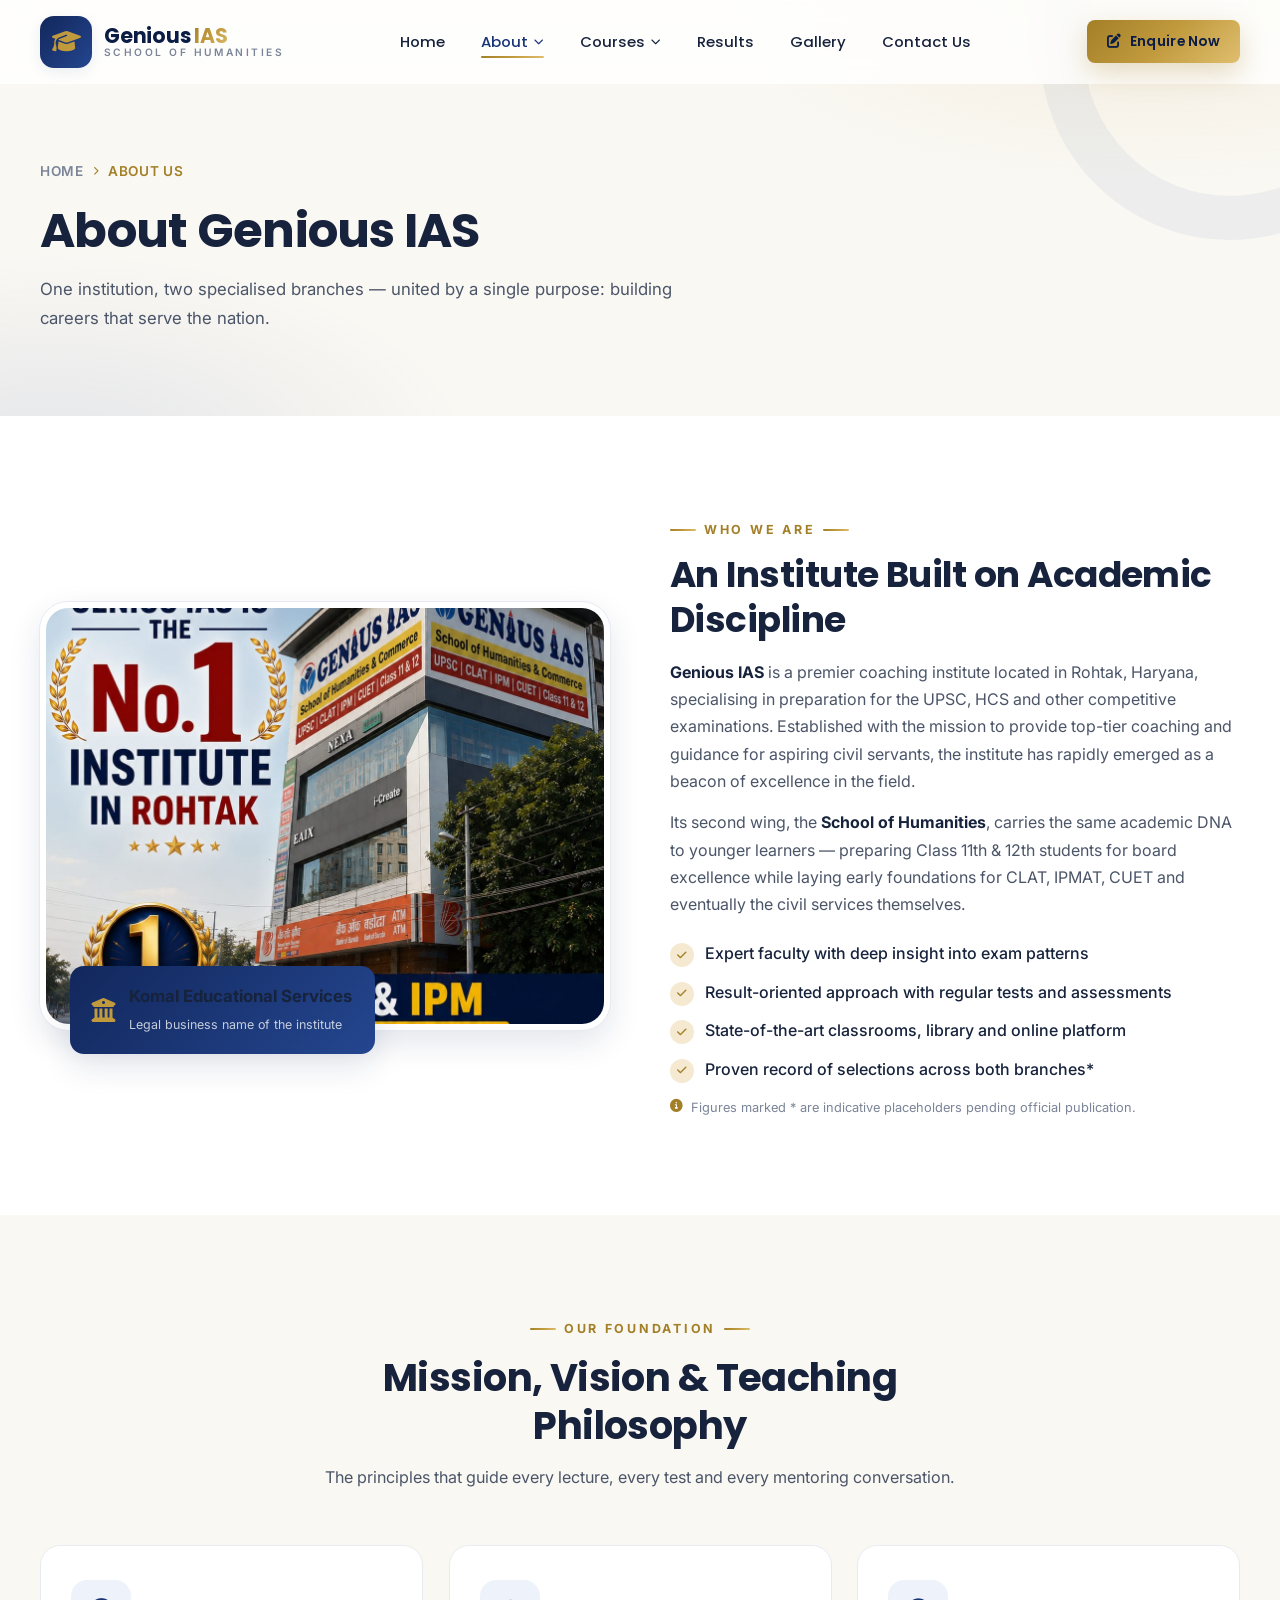
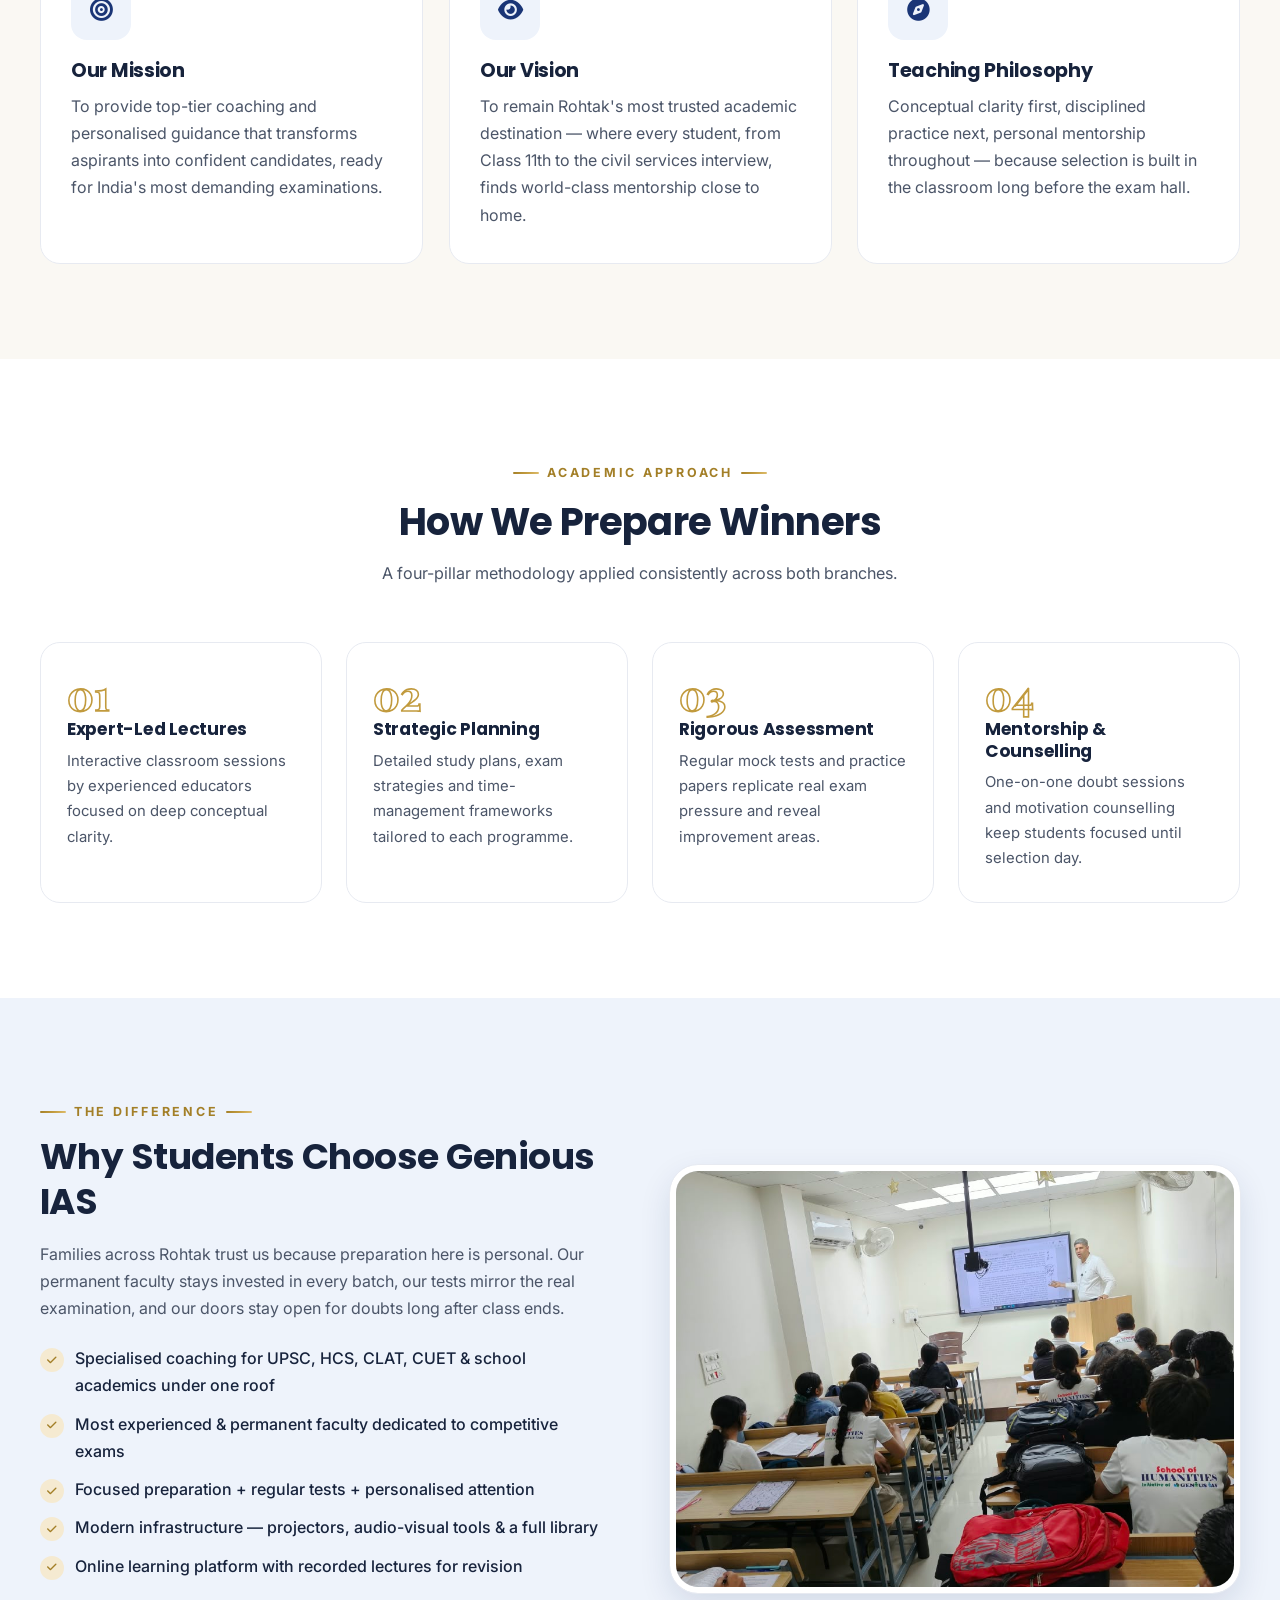
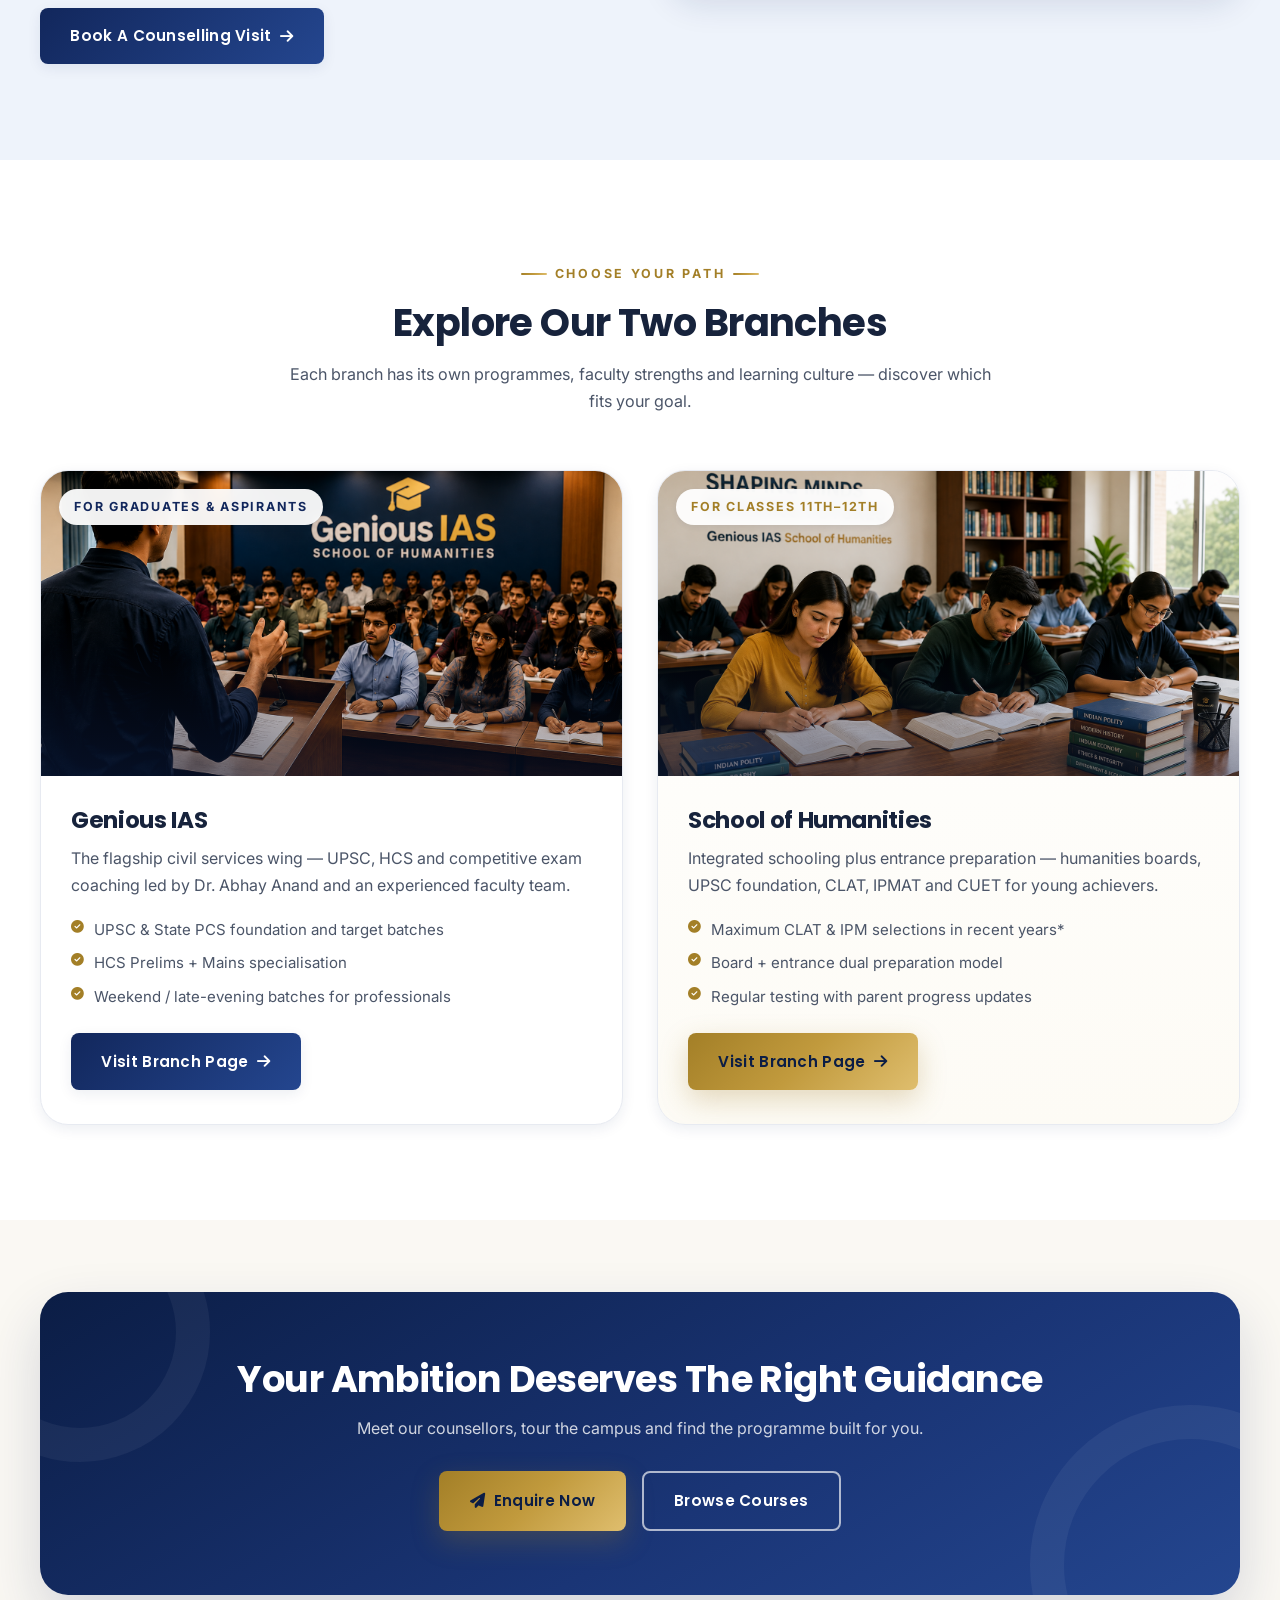
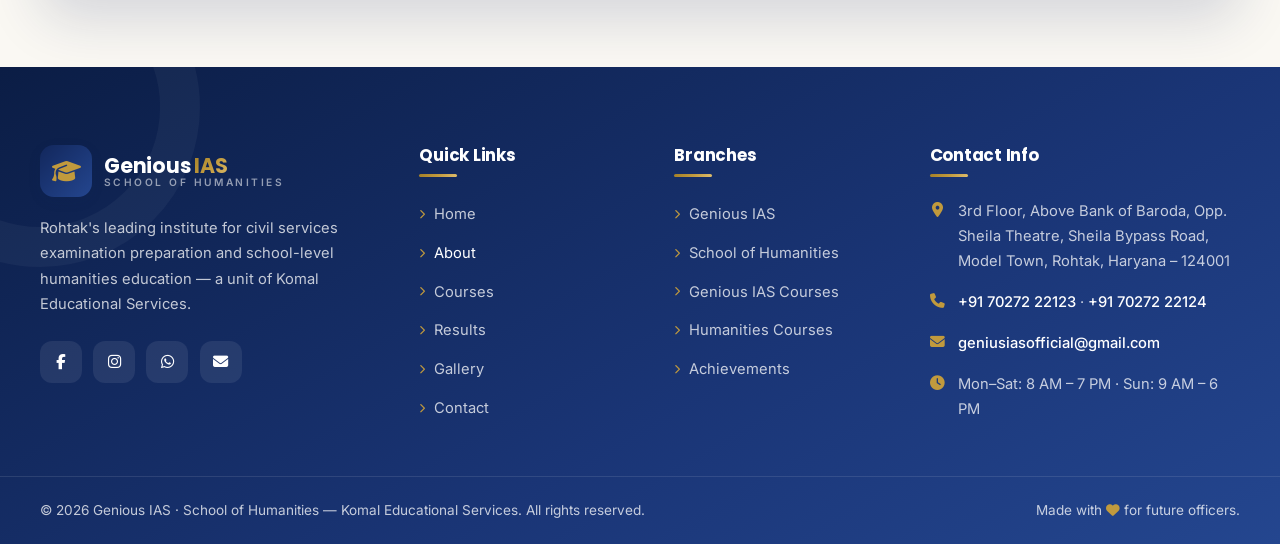
<file: about.html>
<!DOCTYPE html>
<html lang="en">
<head>
  <meta charset="UTF-8">
  <meta name="viewport" content="width=device-width, initial-scale=1.0">
  <title>About Us | Genious IAS &amp; School of Humanities — Rohtak</title>
  <meta name="description" content="Learn about Genious IAS and the School of Humanities — our mission, vision, teaching philosophy and academic approach to UPSC, HCS, CLAT, IPMAT &amp; CUET preparation in Rohtak.">
  <link rel="preconnect" href="https://fonts.googleapis.com">
  <link rel="preconnect" href="https://fonts.gstatic.com" crossorigin>
  <link href="https://fonts.googleapis.com/css2?family=Inter:wght@400;500;600&family=Playfair+Display:ital,wght@0,600;0,700;0,800;1,600&family=Poppins:wght@500;600;700&display=swap" rel="stylesheet">
  <link rel="stylesheet" href="https://cdnjs.cloudflare.com/ajax/libs/font-awesome/6.5.2/css/all.min.css">
  <link rel="stylesheet" href="css/style.css">
</head>
<body data-page="about.html">

  <a class="skip-link" href="#main">Skip to main content</a>

  <!-- ==================== PRELOADER ==================== -->
  <div class="preloader" id="preloader" aria-hidden="true">
    <div class="preloader-inner">
      <div class="preloader-logo"><i class="fa-solid fa-landmark"></i></div>
      <div class="preloader-text">Genious IAS</div>
      <div class="preloader-sub">School of Humanities</div>
      <div class="preloader-bar"><span></span></div>
    </div>
  </div>

  <!-- ==================== HEADER / NAVBAR ==================== -->
  <header class="site-header" id="siteHeader">
    <div class="container nav-inner">
      <a class="brand" href="index.html" aria-label="Genious IAS — Home">
        <span class="brand-logo"><i class="fa-solid fa-graduation-cap"></i></span>
        <span class="brand-text">
          <span class="brand-name">Genious <em>IAS</em></span>
          <span class="brand-tag">School of Humanities</span>
        </span>
      </a>

      <nav class="nav-menu" id="navMenu" aria-label="Primary navigation">
        <ul class="nav-list">
          <li><a class="nav-link" href="index.html">Home</a></li>

          <li class="dropdown">
            <button class="nav-link dropdown-toggle" type="button" aria-expanded="false" aria-haspopup="true">
              About <i class="fa-solid fa-chevron-down"></i>
            </button>
            <ul class="dropdown-menu">
              <li><a href="about.html">About Overview</a></li>
              <li><a href="genius-ias.html"><i class="fa-solid fa-building-columns"></i> Genious IAS</a></li>
              <li><a href="school-of-humanities.html"><i class="fa-solid fa-scale-balanced"></i> School of Humanities</a></li>
            </ul>
          </li>

          <li class="dropdown">
            <button class="nav-link dropdown-toggle" type="button" aria-expanded="false" aria-haspopup="true">
              Courses <i class="fa-solid fa-chevron-down"></i>
            </button>
            <ul class="dropdown-menu">
              <li><a href="courses.html">All Programmes Overview</a></li>
              <li><a href="genius-ias-courses.html"><i class="fa-solid fa-user-tie"></i> Genious IAS Courses</a></li>
              <li><a href="humanities-courses.html"><i class="fa-solid fa-book-open"></i> School of Humanities Courses</a></li>
            </ul>
          </li>

          <li><a class="nav-link" href="results.html">Results</a></li>
          <li><a class="nav-link" href="gallery.html">Gallery</a></li>
          <li><a class="nav-link" href="contact.html">Contact Us</a></li>

          <li class="nav-enquire-mobile"><a class="btn btn-gold btn-sm" href="contact.html">Enquire Now</a></li>
        </ul>
      </nav>

      <div class="nav-actions">
        <a class="btn btn-gold btn-sm nav-enquire" href="contact.html"><i class="fa-solid fa-pen-to-square"></i> Enquire Now</a>
        <button class="hamburger" id="hamburger" type="button" aria-label="Toggle navigation menu" aria-expanded="false" aria-controls="navMenu">
          <span></span><span></span><span></span>
        </button>
      </div>
    </div>
  </header>
  <div class="mobile-overlay" id="mobileOverlay" aria-hidden="true"></div>

  <main id="main">

    <!-- ==================== PAGE HERO ==================== -->
    <section class="page-hero">
      <div class="container">
        <nav class="breadcrumb" aria-label="Breadcrumb">
          <a href="index.html">Home</a>
          <i class="fa-solid fa-chevron-right"></i>
          <span>About Us</span>
        </nav>
        <h1>About Genious IAS</h1>
        <p>One institution, two specialised branches — united by a single purpose: building careers that serve the nation.</p>
      </div>
    </section>

    <!-- ==================== INSTITUTE OVERVIEW ==================== -->
    <section class="section bg-white" aria-labelledby="overview-heading">
      <div class="container split">
        <div class="split-media reveal-left">
          <img src="genious websites pics/WhatsApp Image 2026-08-27 at 9.37.51 AM.jpeg" alt="Genious IAS institute campus in Model Town, Rohtak" loading="lazy" width="800" height="600">
          <div class="media-badge">
            <i class="fa-solid fa-building-columns"></i>
            <span>
              <strong>Komal Educational Services</strong>
              <small>Legal business name of the institute</small>
            </span>
          </div>
        </div>
        <div class="split-content reveal-right">
          <span class="section-tag">Who We Are</span>
          <h2 id="overview-heading">An Institute Built on Academic Discipline</h2>
          <p>
            <strong>Genious IAS</strong> is a premier coaching institute located in Rohtak, Haryana,
            specialising in preparation for the UPSC, HCS and other competitive examinations. Established
            with the mission to provide top-tier coaching and guidance for aspiring civil servants, the
            institute has rapidly emerged as a beacon of excellence in the field.
          </p>
          <p>
            Its second wing, the <strong>School of Humanities</strong>, carries the same academic DNA to
            younger learners — preparing Class 11th &amp; 12th students for board excellence while laying
            early foundations for CLAT, IPMAT, CUET and eventually the civil services themselves.
          </p>
          <ul class="tick-list">
            <li><i class="fa-solid fa-check"></i> Expert faculty with deep insight into exam patterns</li>
            <li><i class="fa-solid fa-check"></i> Result-oriented approach with regular tests and assessments</li>
            <li><i class="fa-solid fa-check"></i> State-of-the-art classrooms, library and online platform</li>
            <li><i class="fa-solid fa-check"></i> Proven record of selections across both branches*</li>
          </ul>
          <p class="form-note mt-2"><i class="fa-solid fa-circle-info"></i> Figures marked * are indicative placeholders pending official publication.</p>
        </div>
      </div>
    </section>

    <!-- ==================== MISSION / VISION / PHILOSOPHY ==================== -->
    <section class="section bg-ivory" aria-labelledby="mv-heading">
      <div class="container">
        <div class="section-head reveal">
          <span class="section-tag">Our Foundation</span>
          <h2 id="mv-heading">Mission, Vision &amp; Teaching Philosophy</h2>
          <p>The principles that guide every lecture, every test and every mentoring conversation.</p>
        </div>

        <div class="mv-grid">
          <article class="mv-card reveal" data-delay="0">
            <span class="mv-icon"><i class="fa-solid fa-bullseye"></i></span>
            <h3>Our Mission</h3>
            <p>To provide top-tier coaching and personalised guidance that transforms aspirants into confident candidates, ready for India's most demanding examinations.</p>
          </article>
          <article class="mv-card reveal" data-delay="120">
            <span class="mv-icon"><i class="fa-solid fa-eye"></i></span>
            <h3>Our Vision</h3>
            <p>To remain Rohtak's most trusted academic destination — where every student, from Class 11th to the civil services interview, finds world-class mentorship close to home.</p>
          </article>
          <article class="mv-card reveal" data-delay="240">
            <span class="mv-icon"><i class="fa-solid fa-compass"></i></span>
            <h3>Teaching Philosophy</h3>
            <p>Conceptual clarity first, disciplined practice next, personal mentorship throughout — because selection is built in the classroom long before the exam hall.</p>
          </article>
        </div>
      </div>
    </section>

    <!-- ==================== ACADEMIC APPROACH ==================== -->
    <section class="section bg-white" aria-labelledby="approach-heading">
      <div class="container">
        <div class="section-head reveal">
          <span class="section-tag">Academic Approach</span>
          <h2 id="approach-heading">How We Prepare Winners</h2>
          <p>A four-pillar methodology applied consistently across both branches.</p>
        </div>

        <div class="steps-grid">
          <article class="step-card reveal" data-delay="0">
            <span class="step-num" aria-hidden="true"></span>
            <h3>Expert-Led Lectures</h3>
            <p>Interactive classroom sessions by experienced educators focused on deep conceptual clarity.</p>
          </article>
          <article class="step-card reveal" data-delay="100">
            <span class="step-num" aria-hidden="true"></span>
            <h3>Strategic Planning</h3>
            <p>Detailed study plans, exam strategies and time-management frameworks tailored to each programme.</p>
          </article>
          <article class="step-card reveal" data-delay="200">
            <span class="step-num" aria-hidden="true"></span>
            <h3>Rigorous Assessment</h3>
            <p>Regular mock tests and practice papers replicate real exam pressure and reveal improvement areas.</p>
          </article>
          <article class="step-card reveal" data-delay="300">
            <span class="step-num" aria-hidden="true"></span>
            <h3>Mentorship &amp; Counselling</h3>
            <p>One-on-one doubt sessions and motivation counselling keep students focused until selection day.</p>
          </article>
        </div>
      </div>
    </section>

    <!-- ==================== WHY GENIOUS IAS ==================== -->
    <section class="section bg-blue" aria-labelledby="why-about-heading">
      <div class="container split">
        <div class="split-content reveal-left">
          <span class="section-tag">The Difference</span>
          <h2 id="why-about-heading">Why Students Choose Genious IAS</h2>
          <p>Families across Rohtak trust us because preparation here is personal. Our permanent faculty stays invested in every batch, our tests mirror the real examination, and our doors stay open for doubts long after class ends.</p>
          <ul class="tick-list">
            <li><i class="fa-solid fa-check"></i> Specialised coaching for UPSC, HCS, CLAT, CUET &amp; school academics under one roof</li>
            <li><i class="fa-solid fa-check"></i> Most experienced &amp; permanent faculty dedicated to competitive exams</li>
            <li><i class="fa-solid fa-check"></i> Focused preparation + regular tests + personalised attention</li>
            <li><i class="fa-solid fa-check"></i> Modern infrastructure — projectors, audio-visual tools &amp; a full library</li>
            <li><i class="fa-solid fa-check"></i> Online learning platform with recorded lectures for revision</li>
          </ul>
          <div class="mt-3">
            <a class="btn btn-primary" href="contact.html">Book A Counselling Visit <i class="fa-solid fa-arrow-right"></i></a>
          </div>
        </div>
        <div class="split-media reveal-right">
          <img src="genious websites pics/WhatsApp Image 2026-08-27 at 9.37.58 AM.jpeg" alt="Students reading in the Genious IAS library" loading="lazy" width="800" height="600">
        </div>
      </div>
    </section>

    <!-- ==================== BRANCH SELECTION CARDS ==================== -->
    <section class="section bg-white" aria-labelledby="branch-pick-heading">
      <div class="container">
        <div class="section-head reveal">
          <span class="section-tag">Choose Your Path</span>
          <h2 id="branch-pick-heading">Explore Our Two Branches</h2>
          <p>Each branch has its own programmes, faculty strengths and learning culture — discover which fits your goal.</p>
        </div>

        <div class="branch-grid">
          <article class="branch-card reveal-left">
            <div class="branch-media">
              <span class="branch-flag">For Graduates &amp; Aspirants</span>
              <img src="genious websites pics/Codex Image Aug 27, 2026, 05_39_36 PM.png" alt="Civil services aspirants at Genious IAS Rohtak" loading="lazy" width="720" height="380">
            </div>
            <div class="branch-body">
              <h3>Genious IAS</h3>
              <p>The flagship civil services wing — UPSC, HCS and competitive exam coaching led by Dr. Abhay Anand and an experienced faculty team.</p>
              <ul class="branch-points">
                <li><i class="fa-solid fa-circle-check"></i> UPSC &amp; State PCS foundation and target batches</li>
                <li><i class="fa-solid fa-circle-check"></i> HCS Prelims + Mains specialisation</li>
                <li><i class="fa-solid fa-circle-check"></i> Weekend / late-evening batches for professionals</li>
              </ul>
              <a class="btn btn-primary" href="genius-ias.html">Visit Branch Page <i class="fa-solid fa-arrow-right"></i></a>
            </div>
          </article>

          <article class="branch-card alt reveal-right">
            <div class="branch-media">
              <span class="branch-flag">For Classes 11th–12th</span>
              <img src="genious websites pics/Codex Image Aug 27, 2026, 05_40_46 PM.png" alt="School of Humanities students in class" loading="lazy" width="720" height="380">
            </div>
            <div class="branch-body">
              <h3>School of Humanities</h3>
              <p>Integrated schooling plus entrance preparation — humanities boards, UPSC foundation, CLAT, IPMAT and CUET for young achievers.</p>
              <ul class="branch-points">
                <li><i class="fa-solid fa-circle-check"></i> Maximum CLAT &amp; IPM selections in recent years*</li>
                <li><i class="fa-solid fa-circle-check"></i> Board + entrance dual preparation model</li>
                <li><i class="fa-solid fa-circle-check"></i> Regular testing with parent progress updates</li>
              </ul>
              <a class="btn btn-gold" href="school-of-humanities.html">Visit Branch Page <i class="fa-solid fa-arrow-right"></i></a>
            </div>
          </article>
        </div>
      </div>
    </section>

    <!-- ==================== CTA ==================== -->
    <section class="section-sm bg-ivory" aria-label="Call to action">
      <div class="container">
        <div class="cta-band reveal-zoom">
          <h2>Your Ambition Deserves The Right Guidance</h2>
          <p>Meet our counsellors, tour the campus and find the programme built for you.</p>
          <div class="cta-actions">
            <a class="btn btn-gold" href="contact.html"><i class="fa-solid fa-paper-plane"></i> Enquire Now</a>
            <a class="btn btn-outline-light" href="courses.html">Browse Courses</a>
          </div>
        </div>
      </div>
    </section>
  </main>

  <!-- ==================== FOOTER ==================== -->
  <footer class="site-footer">
    <div class="container footer-main">
      <div class="footer-brand">
        <a class="brand" href="index.html" aria-label="Genious IAS home">
          <span class="brand-logo"><i class="fa-solid fa-graduation-cap"></i></span>
          <span class="brand-text">
            <span class="brand-name">Genious <em>IAS</em></span>
            <span class="brand-tag">School of Humanities</span>
          </span>
        </a>
        <p>
          Rohtak's leading institute for civil services examination preparation and school-level
          humanities education — a unit of Komal Educational Services.
        </p>
        <div class="footer-social">
          <a href="https://www.facebook.com/geniusiasofficial/" target="_blank" rel="noopener" aria-label="Facebook"><i class="fa-brands fa-facebook-f"></i></a>
          <a href="https://www.instagram.com/geniusias" target="_blank" rel="noopener" aria-label="Instagram"><i class="fa-brands fa-instagram"></i></a>
          <a href="https://api.whatsapp.com/send?phone=917027222123" target="_blank" rel="noopener" aria-label="WhatsApp"><i class="fa-brands fa-whatsapp"></i></a>
          <a href="mailto:geniusiasofficial@gmail.com" aria-label="Email"><i class="fa-solid fa-envelope"></i></a>
        </div>
      </div>

      <div class="footer-col">
        <h4>Quick Links</h4>
        <ul class="footer-links">
          <li><a href="index.html"><i class="fa-solid fa-chevron-right"></i> Home</a></li>
          <li><a href="about.html"><i class="fa-solid fa-chevron-right"></i> About</a></li>
          <li><a href="courses.html"><i class="fa-solid fa-chevron-right"></i> Courses</a></li>
          <li><a href="results.html"><i class="fa-solid fa-chevron-right"></i> Results</a></li>
          <li><a href="gallery.html"><i class="fa-solid fa-chevron-right"></i> Gallery</a></li>
          <li><a href="contact.html"><i class="fa-solid fa-chevron-right"></i> Contact</a></li>
        </ul>
      </div>

      <div class="footer-col">
        <h4>Branches</h4>
        <ul class="footer-links">
          <li><a href="genius-ias.html"><i class="fa-solid fa-chevron-right"></i> Genious IAS</a></li>
          <li><a href="school-of-humanities.html"><i class="fa-solid fa-chevron-right"></i> School of Humanities</a></li>
          <li><a href="genius-ias-courses.html"><i class="fa-solid fa-chevron-right"></i> Genious IAS Courses</a></li>
          <li><a href="humanities-courses.html"><i class="fa-solid fa-chevron-right"></i> Humanities Courses</a></li>
          <li><a href="results.html"><i class="fa-solid fa-chevron-right"></i> Achievements</a></li>
        </ul>
      </div>

      <div class="footer-col">
        <h4>Contact Info</h4>
        <ul class="footer-contact">
          <li>
            <i class="fa-solid fa-location-dot"></i>
            <span>3rd Floor, Above Bank of Baroda, Opp. Sheila Theatre, Sheila Bypass Road, Model Town, Rohtak, Haryana – 124001</span>
          </li>
          <li>
            <i class="fa-solid fa-phone"></i>
            <span><a href="tel:+917027222123">+91 70272 22123</a> · <a href="tel:+917027222124">+91 70272 22124</a></span>
          </li>
          <li>
            <i class="fa-solid fa-envelope"></i>
            <a href="mailto:geniusiasofficial@gmail.com">geniusiasofficial@gmail.com</a>
          </li>
          <li>
            <i class="fa-solid fa-clock"></i>
            <span>Mon–Sat: 8 AM – 7 PM · Sun: 9 AM – 6 PM</span>
          </li>
        </ul>
      </div>
    </div>

    <div class="footer-bottom">
      <div class="container">
        <p>© <span id="year">2026</span> Genious IAS · School of Humanities — Komal Educational Services. All rights reserved.</p>
        <p>Made with <span class="gold-heart"><i class="fa-solid fa-heart"></i></span> for future officers.</p>
      </div>
    </div>
  </footer>

  <!-- ==================== BACK TO TOP ==================== -->
  <button class="back-to-top" id="backToTop" type="button" aria-label="Back to top">
    <i class="fa-solid fa-chevron-up"></i>
  </button>

  <script src="js/script.js"></script>
</body>
</html>
</file>
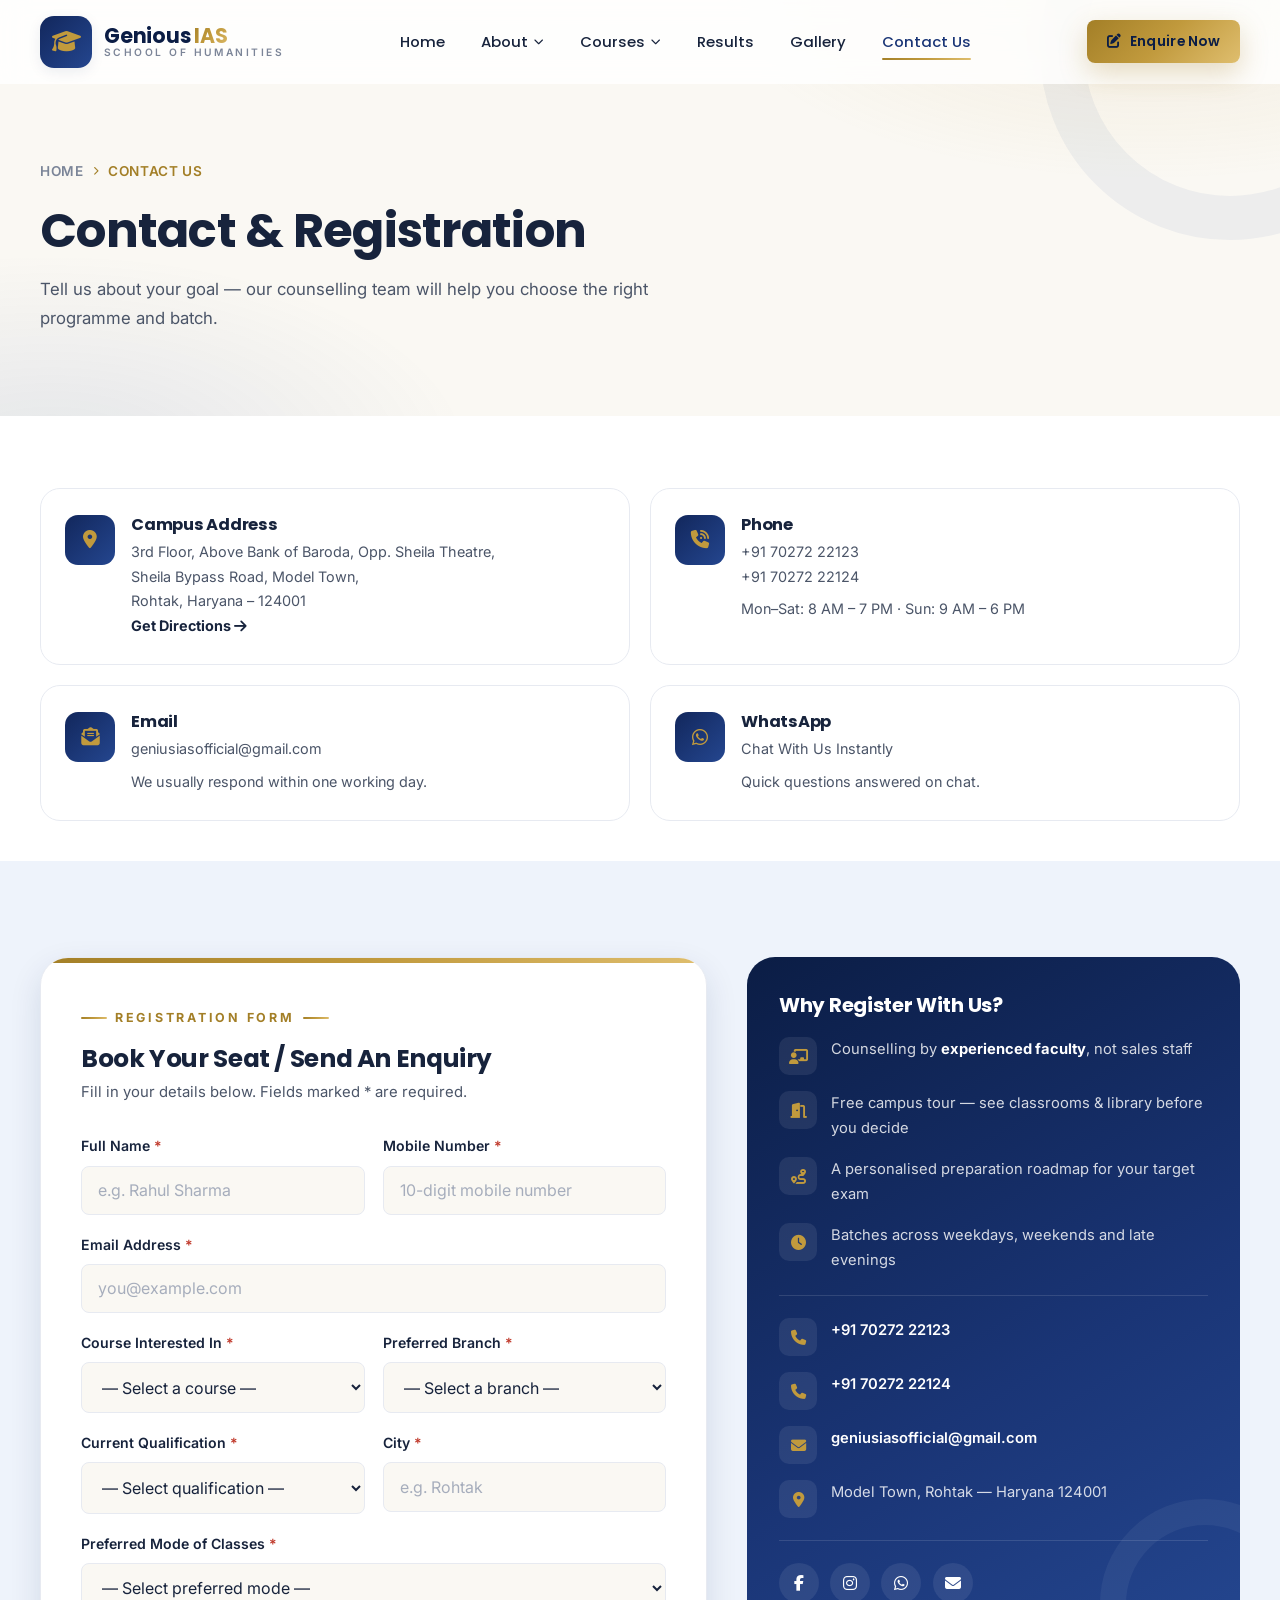
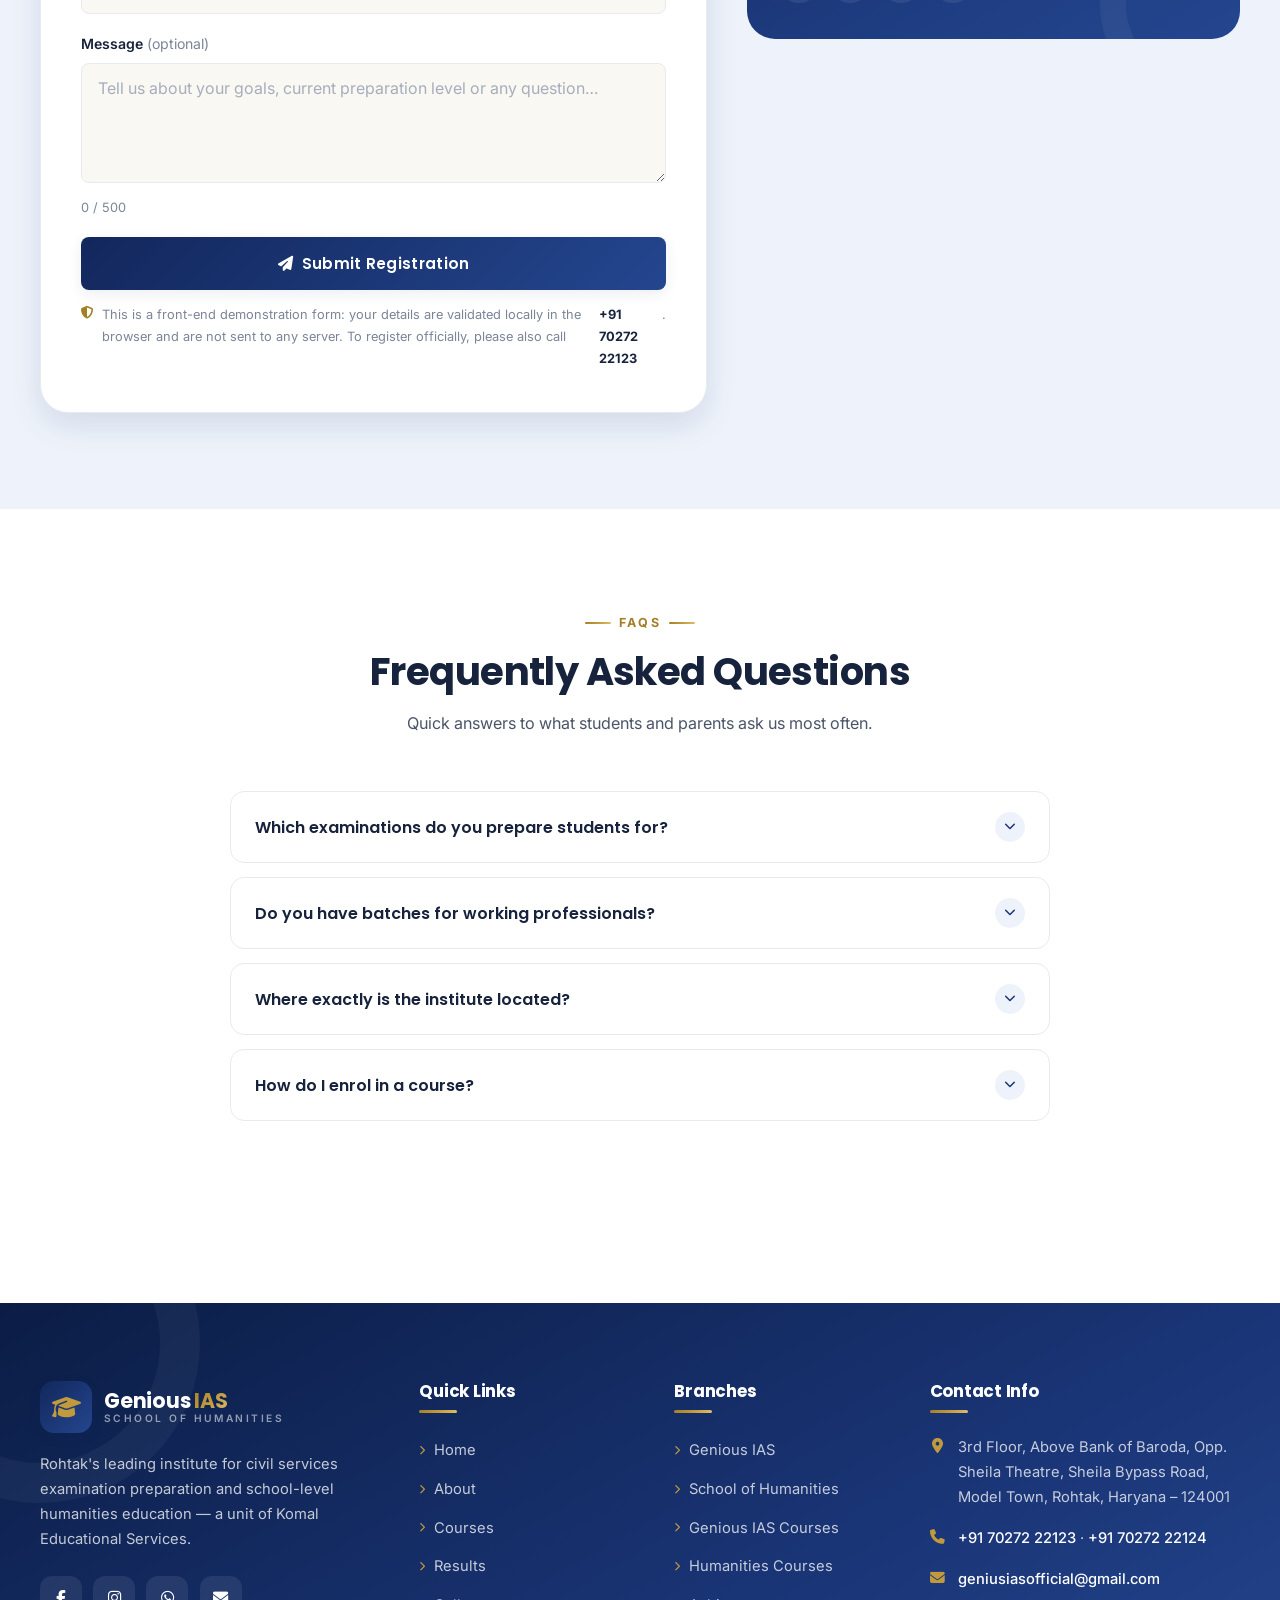
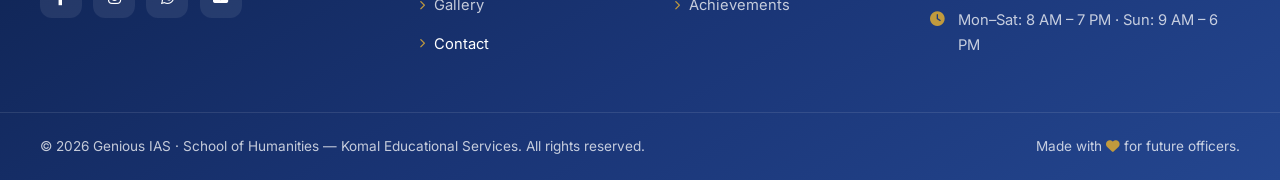
<file: contact.html>
<!DOCTYPE html>
<html lang="en">
<head>
  <meta charset="UTF-8">
  <meta name="viewport" content="width=device-width, initial-scale=1.0">
  <title>Contact &amp; Registration | Genious IAS — Rohtak</title>
  <meta name="description" content="Contact Genious IAS Rohtak — register for UPSC, HCS, CLAT, IPMAT or CUET programmes. Visit us at Model Town, call +91 70272 22123 or send an enquiry online.">
  <link rel="preconnect" href="https://fonts.googleapis.com">
  <link rel="preconnect" href="https://fonts.gstatic.com" crossorigin>
  <link href="https://fonts.googleapis.com/css2?family=Inter:wght@400;500;600&family=Playfair+Display:ital,wght@0,600;0,700;0,800;1,600&family=Poppins:wght@500;600;700&display=swap" rel="stylesheet">
  <link rel="stylesheet" href="https://cdnjs.cloudflare.com/ajax/libs/font-awesome/6.5.2/css/all.min.css">
  <link rel="stylesheet" href="css/style.css">
</head>
<body data-page="contact.html">

  <a class="skip-link" href="#main">Skip to main content</a>

  <!-- ==================== PRELOADER ==================== -->
  <div class="preloader" id="preloader" aria-hidden="true">
    <div class="preloader-inner">
      <div class="preloader-logo"><i class="fa-solid fa-landmark"></i></div>
      <div class="preloader-text">Genious IAS</div>
      <div class="preloader-sub">School of Humanities</div>
      <div class="preloader-bar"><span></span></div>
    </div>
  </div>

  <!-- ==================== HEADER / NAVBAR ==================== -->
  <header class="site-header" id="siteHeader">
    <div class="container nav-inner">
      <a class="brand" href="index.html" aria-label="Genious IAS — Home">
        <span class="brand-logo"><i class="fa-solid fa-graduation-cap"></i></span>
        <span class="brand-text">
          <span class="brand-name">Genious <em>IAS</em></span>
          <span class="brand-tag">School of Humanities</span>
        </span>
      </a>

      <nav class="nav-menu" id="navMenu" aria-label="Primary navigation">
        <ul class="nav-list">
          <li><a class="nav-link" href="index.html">Home</a></li>

          <li class="dropdown">
            <button class="nav-link dropdown-toggle" type="button" aria-expanded="false" aria-haspopup="true">
              About <i class="fa-solid fa-chevron-down"></i>
            </button>
            <ul class="dropdown-menu">
              <li><a href="about.html">About Overview</a></li>
              <li><a href="genius-ias.html"><i class="fa-solid fa-building-columns"></i> Genious IAS</a></li>
              <li><a href="school-of-humanities.html"><i class="fa-solid fa-scale-balanced"></i> School of Humanities</a></li>
            </ul>
          </li>

          <li class="dropdown">
            <button class="nav-link dropdown-toggle" type="button" aria-expanded="false" aria-haspopup="true">
              Courses <i class="fa-solid fa-chevron-down"></i>
            </button>
            <ul class="dropdown-menu">
              <li><a href="courses.html">All Programmes Overview</a></li>
              <li><a href="genius-ias-courses.html"><i class="fa-solid fa-user-tie"></i> Genious IAS Courses</a></li>
              <li><a href="humanities-courses.html"><i class="fa-solid fa-book-open"></i> School of Humanities Courses</a></li>
            </ul>
          </li>

          <li><a class="nav-link" href="results.html">Results</a></li>
          <li><a class="nav-link" href="gallery.html">Gallery</a></li>
          <li><a class="nav-link active" aria-current="page" href="contact.html">Contact Us</a></li>

          <li class="nav-enquire-mobile"><a class="btn btn-gold btn-sm" href="contact.html">Enquire Now</a></li>
        </ul>
      </nav>

      <div class="nav-actions">
        <a class="btn btn-gold btn-sm nav-enquire" href="#registration-form"><i class="fa-solid fa-pen-to-square"></i> Enquire Now</a>
        <button class="hamburger" id="hamburger" type="button" aria-label="Toggle navigation menu" aria-expanded="false" aria-controls="navMenu">
          <span></span><span></span><span></span>
        </button>
      </div>
    </div>
  </header>
  <div class="mobile-overlay" id="mobileOverlay" aria-hidden="true"></div>

  <main id="main">

    <!-- ==================== PAGE HERO ==================== -->
    <section class="page-hero">
      <div class="container">
        <nav class="breadcrumb" aria-label="Breadcrumb">
          <a href="index.html">Home</a>
          <i class="fa-solid fa-chevron-right"></i>
          <span>Contact Us</span>
        </nav>
        <h1>Contact &amp; Registration</h1>
        <p>Tell us about your goal — our counselling team will help you choose the right programme and batch.</p>
      </div>
    </section>

    <!-- ==================== CONTACT INFO CARDS ==================== -->
    <section class="section-sm bg-white" style="padding-bottom: 0;" aria-labelledby="reach-heading">
      <div class="container">
        <h2 id="reach-heading" class="sr-only" style="position:absolute;left:-9999px;">Reach us</h2>
        <div class="info-cards">
          <div class="info-card reveal" data-delay="0">
            <span class="ic-icon"><i class="fa-solid fa-location-dot"></i></span>
            <div>
              <h3>Campus Address</h3>
              <p>3rd Floor, Above Bank of Baroda, Opp. Sheila Theatre,<br>Sheila Bypass Road, Model Town,<br>Rohtak, Haryana – 124001</p>
              <a href="https://maps.google.com/?daddr=28.8955745,76.6083136" target="_blank" rel="noopener"><strong>Get Directions <i class="fa-solid fa-arrow-right"></i></strong></a>
            </div>
          </div>
          <div class="info-card reveal" data-delay="80">
            <span class="ic-icon"><i class="fa-solid fa-phone-volume"></i></span>
            <div>
              <h3>Phone</h3>
              <a href="tel:+917027222123">+91 70272 22123</a>
              <a href="tel:+917027222124">+91 70272 22124</a>
              <p class="mt-1">Mon–Sat: 8 AM – 7 PM · Sun: 9 AM – 6 PM</p>
            </div>
          </div>
          <div class="info-card reveal" data-delay="160">
            <span class="ic-icon"><i class="fa-solid fa-envelope-open-text"></i></span>
            <div>
              <h3>Email</h3>
              <a href="mailto:geniusiasofficial@gmail.com">geniusiasofficial@gmail.com</a>
              <p class="mt-1">We usually respond within one working day.</p>
            </div>
          </div>
          <div class="info-card reveal" data-delay="240">
            <span class="ic-icon"><i class="fa-brands fa-whatsapp"></i></span>
            <div>
              <h3>WhatsApp</h3>
              <a href="https://api.whatsapp.com/send?phone=917027222123" target="_blank" rel="noopener">Chat With Us Instantly</a>
              <p class="mt-1">Quick questions answered on chat.</p>
            </div>
          </div>
        </div>
      </div>
    </section>

    <!-- ==================== REGISTRATION FORM + SIDEBAR ==================== -->
    <section class="section bg-blue" id="registration-form" aria-labelledby="form-title">
      <div class="container contact-layout">

        <!-- Registration form -->
        <div class="form-card reveal-left">
          <div class="form-head">
            <span class="section-tag">Registration Form</span>
            <h2 id="form-title">Book Your Seat / Send An Enquiry</h2>
            <p>Fill in your details below. Fields marked <span class="req">*</span> are required.</p>
          </div>

          <!-- JS-driven success / error alerts appear here -->
          <div class="form-alert" id="formAlert" role="alert" aria-live="polite"></div>

          <form id="registrationForm" action="#" method="post" novalidate>
            <div class="form-row">
              <div class="form-group">
                <label for="fullName">Full Name <span class="req">*</span></label>
                <input class="form-control" type="text" id="fullName" name="fullName"
                       placeholder="e.g. Rahul Sharma" required minlength="3" maxlength="50"
                       autocomplete="name" aria-describedby="err-fullName">
                <small class="field-error" id="err-fullName"></small>
              </div>
              <div class="form-group">
                <label for="mobile">Mobile Number <span class="req">*</span></label>
                <input class="form-control" type="tel" id="mobile" name="mobile"
                       placeholder="10-digit mobile number" required pattern="[6-9][0-9]{9}" maxlength="14"
                       autocomplete="tel" inputmode="numeric" aria-describedby="err-mobile">
                <small class="field-error" id="err-mobile"></small>
              </div>
            </div>

            <div class="form-group">
              <label for="email">Email Address <span class="req">*</span></label>
              <input class="form-control" type="email" id="email" name="email"
                     placeholder="you@example.com" required maxlength="100"
                     autocomplete="email" aria-describedby="err-email">
              <small class="field-error" id="err-email"></small>
            </div>

            <div class="form-row">
              <div class="form-group">
                <label for="course">Course Interested In <span class="req">*</span></label>
                <select class="form-control" id="course" name="course" required aria-describedby="err-course">
                  <option value="">— Select a course —</option>
                  <optgroup label="Genious IAS">
                    <option value="UPSC Foundation Course">UPSC Foundation Course</option>
                    <option value="UPSC Target Course">UPSC Target Course</option>
                    <option value="HCS Coaching">HCS Coaching (Haryana Civil Services)</option>
                    <option value="State PCS & Other Exams">State PCS &amp; Other Competitive Exams</option>
                    <option value="Weekend & Evening Batch">Weekend &amp; Late-Evening Batch</option>
                  </optgroup>
                  <optgroup label="School of Humanities">
                    <option value="CLAT Coaching">CLAT Coaching</option>
                    <option value="IPMAT Coaching">IPMAT Coaching</option>
                    <option value="CUET Coaching">CUET Coaching</option>
                    <option value="Class 11th-12th Humanities">Class 11th &amp; 12th Humanities</option>
                    <option value="UPSC Foundation (Early Start)">UPSC Foundation Programme (Early Start)</option>
                    <option value="Career Counselling">Career Counselling Session</option>
                  </optgroup>
                </select>
                <small class="field-error" id="err-course"></small>
              </div>
              <div class="form-group">
                <label for="branch">Preferred Branch <span class="req">*</span></label>
                <select class="form-control" id="branch" name="branch" required aria-describedby="err-branch">
                  <option value="">— Select a branch —</option>
                  <option value="Genious IAS">Genious IAS</option>
                  <option value="School of Humanities">School of Humanities</option>
                  <option value="Not Sure">Not sure — need guidance</option>
                </select>
                <small class="field-error" id="err-branch"></small>
              </div>
            </div>

            <div class="form-row">
              <div class="form-group">
                <label for="qualification">Current Qualification <span class="req">*</span></label>
                <select class="form-control" id="qualification" name="qualification" required aria-describedby="err-qualification">
                  <option value="">— Select qualification —</option>
                  <option value="Class 10th">Class 10th</option>
                  <option value="Class 11th">Class 11th</option>
                  <option value="Class 12th">Class 12th</option>
                  <option value="Graduate">Graduate</option>
                  <option value="Post-Graduate">Post-Graduate</option>
                  <option value="Working Professional">Working Professional</option>
                  <option value="Other">Other</option>
                </select>
                <small class="field-error" id="err-qualification"></small>
              </div>
              <div class="form-group">
                <label for="city">City <span class="req">*</span></label>
                <input class="form-control" type="text" id="city" name="city"
                       placeholder="e.g. Rohtak" required minlength="2" maxlength="40"
                       autocomplete="address-level2" aria-describedby="err-city">
                <small class="field-error" id="err-city"></small>
              </div>
            </div>

            <div class="form-group">
              <label for="mode">Preferred Mode of Classes <span class="req">*</span></label>
              <select class="form-control" id="mode" name="mode" required aria-describedby="err-mode">
                <option value="">— Select preferred mode —</option>
                <option value="Offline Classroom">Offline Classroom</option>
                <option value="Online Learning Platform">Online Learning Platform</option>
                <option value="Either works">Either works for me</option>
              </select>
              <small class="field-error" id="err-mode"></small>
            </div>

            <div class="form-group">
              <label for="message">Message <span style="color:var(--muted);font-weight:400;">(optional)</span></label>
              <textarea class="form-control" id="message" name="message"
                        placeholder="Tell us about your goals, current preparation level or any question…" maxlength="500"
                        aria-describedby="err-message msgCount"></textarea>
              <small class="field-error" id="err-message"></small>
              <small class="form-note" id="msgCount" style="margin-top:6px;">0 / 500</small>
            </div>

            <button class="btn btn-primary btn-block" type="submit" id="formSubmit">
              <i class="fa-solid fa-paper-plane"></i> Submit Registration
            </button>

            <p class="form-note">
              <i class="fa-solid fa-shield-halved"></i>
              This is a front-end demonstration form: your details are validated locally in the browser
              and are not sent to any server. To register officially, please also call
              <strong>+91 70272 22123</strong>.
            </p>
          </form>
        </div>

        <!-- Sidebar -->
        <aside class="side-card reveal-right" aria-labelledby="side-heading">
          <h3 id="side-heading">Why Register With Us?</h3>
          <ul class="side-list">
            <li>
              <i class="fa-solid fa-chalkboard-user"></i>
              <span>Counselling by <strong style="color:#fff;">experienced faculty</strong>, not sales staff</span>
            </li>
            <li>
              <i class="fa-solid fa-door-open"></i>
              <span>Free campus tour — see classrooms &amp; library before you decide</span>
            </li>
            <li>
              <i class="fa-solid fa-route"></i>
              <span>A personalised preparation roadmap for your target exam</span>
            </li>
            <li>
              <i class="fa-solid fa-clock"></i>
              <span>Batches across weekdays, weekends and late evenings</span>
            </li>
          </ul>

          <div class="side-divider" role="presentation"></div>

          <ul class="side-list">
            <li>
              <i class="fa-solid fa-phone"></i>
              <span><a href="tel:+917027222123">+91 70272 22123</a></span>
            </li>
            <li>
              <i class="fa-solid fa-phone"></i>
              <span><a href="tel:+917027222124">+91 70272 22124</a></span>
            </li>
            <li>
              <i class="fa-solid fa-envelope"></i>
              <span><a href="mailto:geniusiasofficial@gmail.com">geniusiasofficial@gmail.com</a></span>
            </li>
            <li>
              <i class="fa-solid fa-location-dot"></i>
              <span>Model Town, Rohtak — Haryana 124001</span>
            </li>
          </ul>

          <div class="side-divider" role="presentation"></div>

          <div class="side-social">
            <a href="https://www.facebook.com/geniusiasofficial/" target="_blank" rel="noopener" aria-label="Facebook"><i class="fa-brands fa-facebook-f"></i></a>
            <a href="https://www.instagram.com/geniusias" target="_blank" rel="noopener" aria-label="Instagram"><i class="fa-brands fa-instagram"></i></a>
            <a href="https://api.whatsapp.com/send?phone=917027222123" target="_blank" rel="noopener" aria-label="WhatsApp"><i class="fa-brands fa-whatsapp"></i></a>
            <a href="mailto:geniusiasofficial@gmail.com" aria-label="Email"><i class="fa-solid fa-envelope"></i></a>
          </div>
        </aside>
      </div>
    </section>

    <!-- ==================== FAQ ACCORDION ==================== -->
    <section class="section bg-white" aria-labelledby="faq-heading">
      <div class="container">
        <div class="section-head reveal">
          <span class="section-tag">FAQs</span>
          <h2 id="faq-heading">Frequently Asked Questions</h2>
          <p>Quick answers to what students and parents ask us most often.</p>
        </div>

        <div class="faq-list">
          <div class="faq-item reveal" data-delay="0">
            <button class="faq-question" type="button" aria-expanded="false">
              Which examinations do you prepare students for?
              <i class="fa-solid fa-chevron-down"></i>
            </button>
            <div class="faq-answer">
              <p>We coach for UPSC (IAS), HCS and other State PCS exams along with SSC, NDA and UGC-NET at the
                 Genious IAS branch. The School of Humanities prepares Class 11th–12th students and aspirants for
                 CLAT, IPMAT and CUET.</p>
            </div>
          </div>

          <div class="faq-item reveal" data-delay="80">
            <button class="faq-question" type="button" aria-expanded="false">
              Do you have batches for working professionals?
              <i class="fa-solid fa-chevron-down"></i>
            </button>
            <div class="faq-answer">
              <p>Yes. Along with regular weekday batches, we run weekend and late-evening batches specifically
                 designed for working professionals and college-goers preparing alongside other commitments.</p>
            </div>
          </div>

          <div class="faq-item reveal" data-delay="160">
            <button class="faq-question" type="button" aria-expanded="false">
              Where exactly is the institute located?
              <i class="fa-solid fa-chevron-down"></i>
            </button>
            <div class="faq-answer">
              <p>Our campus is on the 3rd Floor, above Bank of Baroda, opposite Sheila Theatre, Sheila Bypass Road,
                 Model Town, Rohtak, Haryana – 124001. We are open Monday to Saturday, 8 AM – 7 PM, and Sunday,
                 9 AM – 6 PM.</p>
            </div>
          </div>

          <div class="faq-item reveal" data-delay="240">
            <button class="faq-question" type="button" aria-expanded="false">
              How do I enrol in a course?
              <i class="fa-solid fa-chevron-down"></i>
            </button>
            <div class="faq-answer">
              <p>Submit the registration form above or call +91 70272 22123. Our counsellors will invite you for a
                 free counselling session, recommend the right batch, and complete your admission formalities on campus.</p>
            </div>
          </div>

          <div class="faq-item reveal" data-delay="320">
            <button class="faq-question" type="button" aria-expanded="false">
              Is study material and library access included?
              <i class="fa-solid fa-chevron-down"></i>
            </button>
            <div class="faq-answer">
              <p>Yes. Enrolled students receive curated study material, access to our comprehensive library, and
                 recorded lectures through our online learning platform for revision at their own pace.</p>
            </div>
          </div>
        </div>
      </div>
    </section>
  </main>

  <!-- ==================== FOOTER ==================== -->
  <footer class="site-footer">
    <div class="container footer-main">
      <div class="footer-brand">
        <a class="brand" href="index.html" aria-label="Genious IAS home">
          <span class="brand-logo"><i class="fa-solid fa-graduation-cap"></i></span>
          <span class="brand-text">
            <span class="brand-name">Genious <em>IAS</em></span>
            <span class="brand-tag">School of Humanities</span>
          </span>
        </a>
        <p>
          Rohtak's leading institute for civil services examination preparation and school-level
          humanities education — a unit of Komal Educational Services.
        </p>
        <div class="footer-social">
          <a href="https://www.facebook.com/geniusiasofficial/" target="_blank" rel="noopener" aria-label="Facebook"><i class="fa-brands fa-facebook-f"></i></a>
          <a href="https://www.instagram.com/geniusias" target="_blank" rel="noopener" aria-label="Instagram"><i class="fa-brands fa-instagram"></i></a>
          <a href="https://api.whatsapp.com/send?phone=917027222123" target="_blank" rel="noopener" aria-label="WhatsApp"><i class="fa-brands fa-whatsapp"></i></a>
          <a href="mailto:geniusiasofficial@gmail.com" aria-label="Email"><i class="fa-solid fa-envelope"></i></a>
        </div>
      </div>

      <div class="footer-col">
        <h4>Quick Links</h4>
        <ul class="footer-links">
          <li><a href="index.html"><i class="fa-solid fa-chevron-right"></i> Home</a></li>
          <li><a href="about.html"><i class="fa-solid fa-chevron-right"></i> About</a></li>
          <li><a href="courses.html"><i class="fa-solid fa-chevron-right"></i> Courses</a></li>
          <li><a href="results.html"><i class="fa-solid fa-chevron-right"></i> Results</a></li>
          <li><a href="gallery.html"><i class="fa-solid fa-chevron-right"></i> Gallery</a></li>
          <li><a href="contact.html"><i class="fa-solid fa-chevron-right"></i> Contact</a></li>
        </ul>
      </div>

      <div class="footer-col">
        <h4>Branches</h4>
        <ul class="footer-links">
          <li><a href="genius-ias.html"><i class="fa-solid fa-chevron-right"></i> Genious IAS</a></li>
          <li><a href="school-of-humanities.html"><i class="fa-solid fa-chevron-right"></i> School of Humanities</a></li>
          <li><a href="genius-ias-courses.html"><i class="fa-solid fa-chevron-right"></i> Genious IAS Courses</a></li>
          <li><a href="humanities-courses.html"><i class="fa-solid fa-chevron-right"></i> Humanities Courses</a></li>
          <li><a href="results.html"><i class="fa-solid fa-chevron-right"></i> Achievements</a></li>
        </ul>
      </div>

      <div class="footer-col">
        <h4>Contact Info</h4>
        <ul class="footer-contact">
          <li>
            <i class="fa-solid fa-location-dot"></i>
            <span>3rd Floor, Above Bank of Baroda, Opp. Sheila Theatre, Sheila Bypass Road, Model Town, Rohtak, Haryana – 124001</span>
          </li>
          <li>
            <i class="fa-solid fa-phone"></i>
            <span><a href="tel:+917027222123">+91 70272 22123</a> · <a href="tel:+917027222124">+91 70272 22124</a></span>
          </li>
          <li>
            <i class="fa-solid fa-envelope"></i>
            <a href="mailto:geniusiasofficial@gmail.com">geniusiasofficial@gmail.com</a>
          </li>
          <li>
            <i class="fa-solid fa-clock"></i>
            <span>Mon–Sat: 8 AM – 7 PM · Sun: 9 AM – 6 PM</span>
          </li>
        </ul>
      </div>
    </div>

    <div class="footer-bottom">
      <div class="container">
        <p>© <span id="year">2026</span> Genious IAS · School of Humanities — Komal Educational Services. All rights reserved.</p>
        <p>Made with <span class="gold-heart"><i class="fa-solid fa-heart"></i></span> for future officers.</p>
      </div>
    </div>
  </footer>

  <!-- ==================== BACK TO TOP ==================== -->
  <button class="back-to-top" id="backToTop" type="button" aria-label="Back to top">
    <i class="fa-solid fa-chevron-up"></i>
  </button>

  <script src="js/script.js"></script>
</body>
</html>
</file>
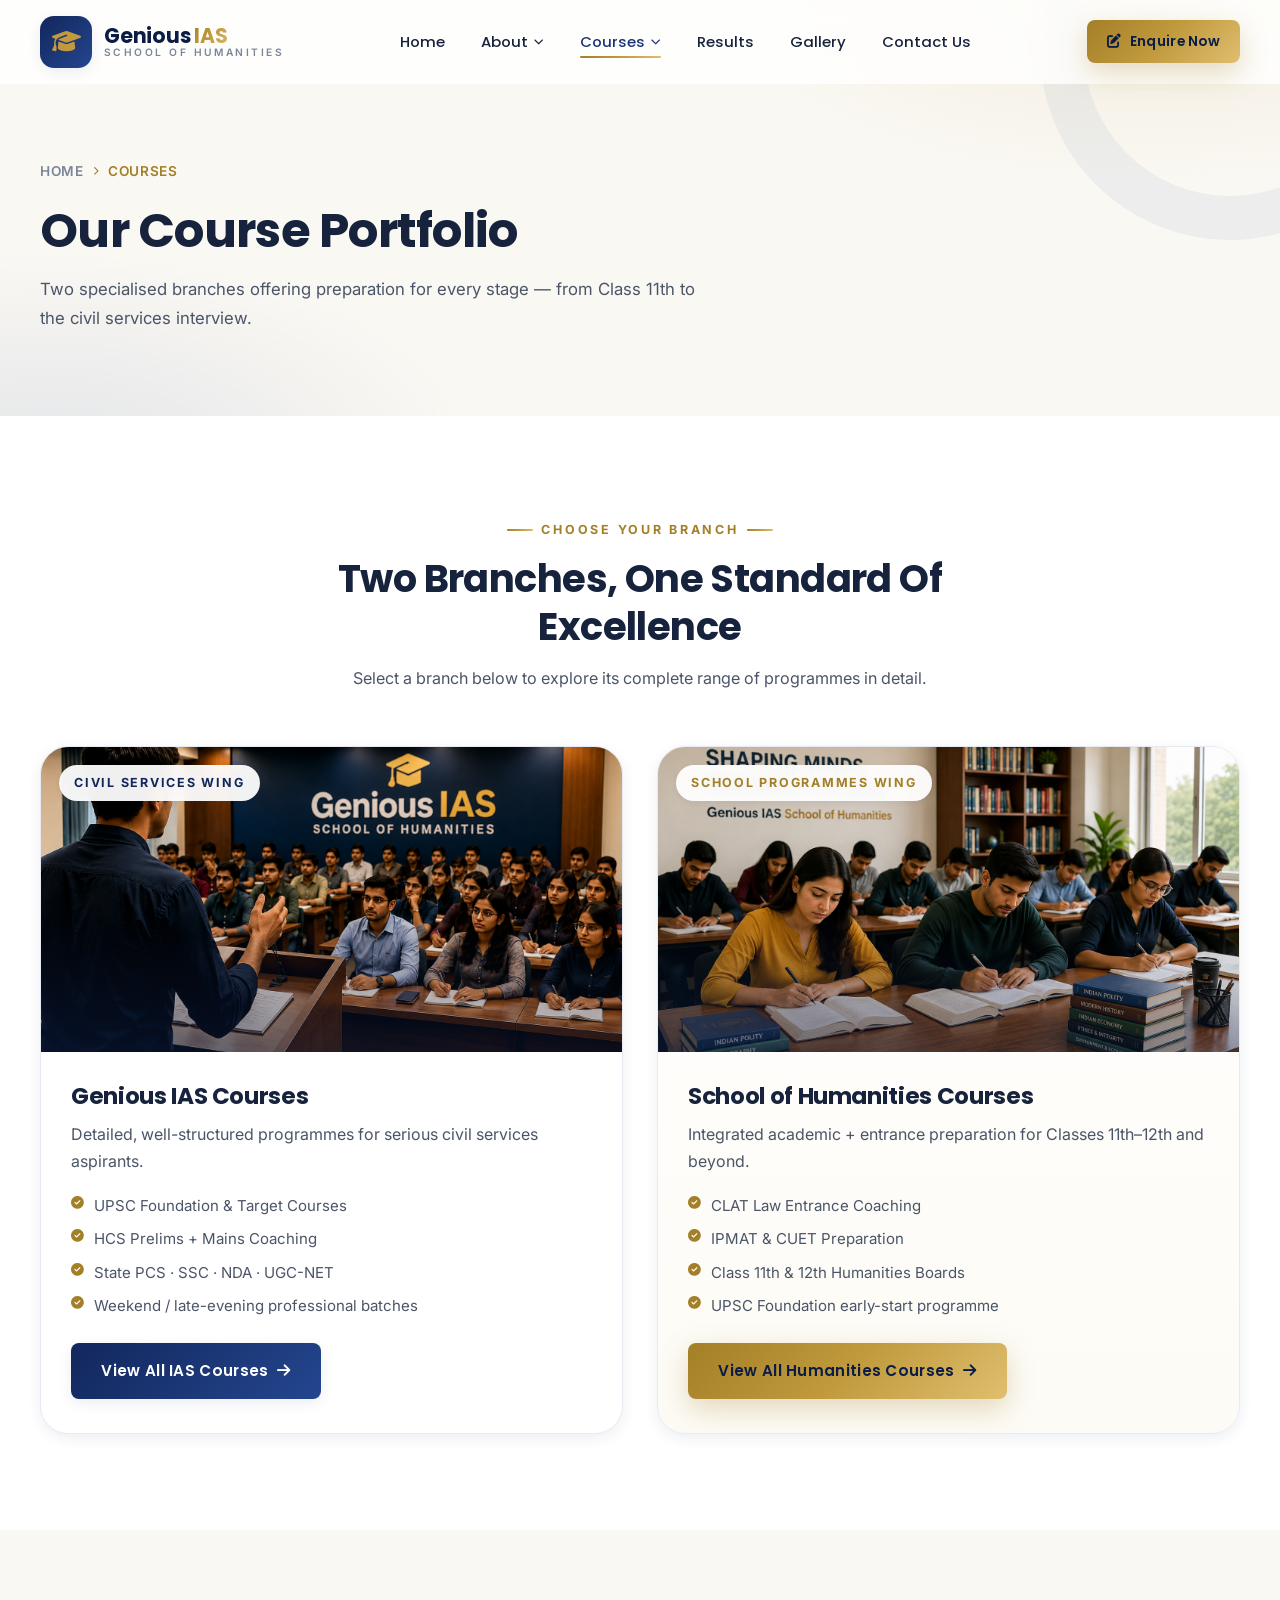
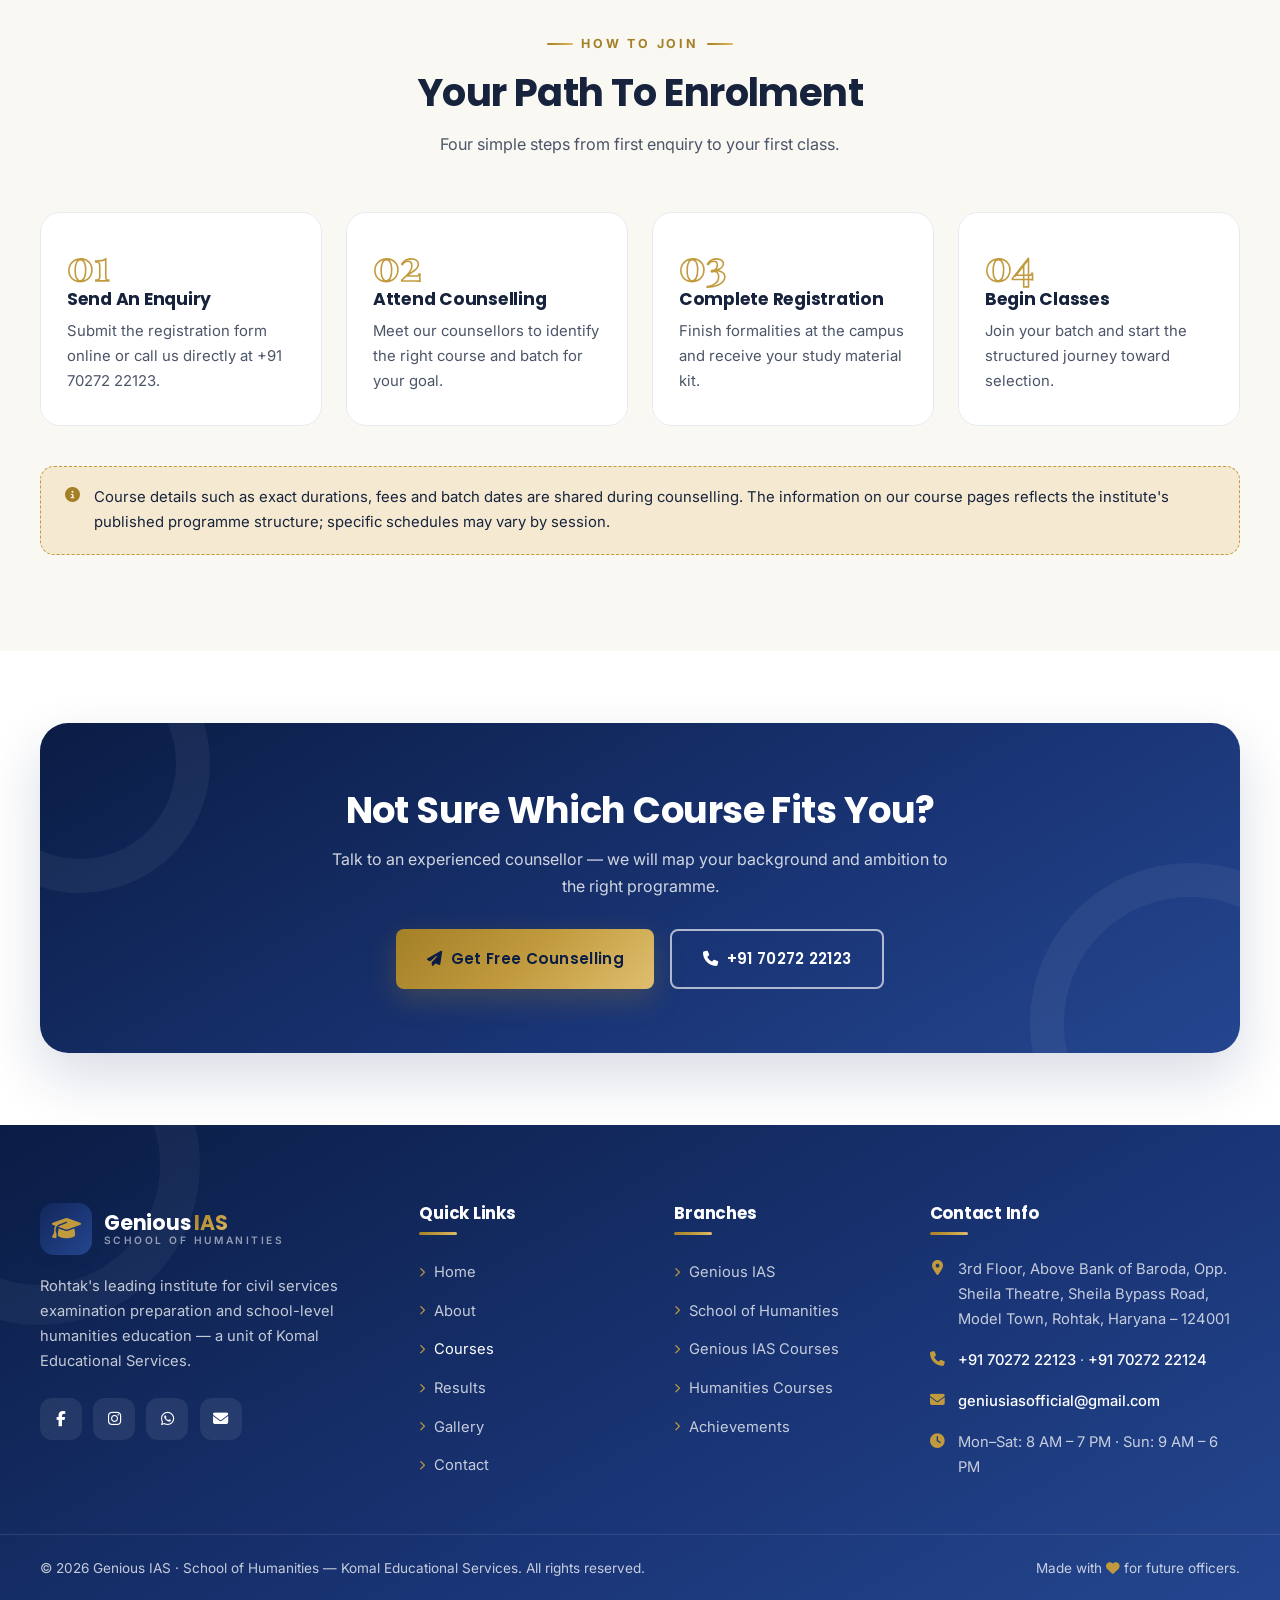
<file: courses.html>
<!DOCTYPE html>
<html lang="en">
<head>
  <meta charset="UTF-8">
  <meta name="viewport" content="width=device-width, initial-scale=1.0">
  <title>Courses | Genious IAS &amp; School of Humanities — Rohtak</title>
  <meta name="description" content="Explore all coaching programmes at Genious IAS Rohtak — UPSC, HCS, CLAT, IPMAT, CUET and Class 11th–12th humanities. Choose your branch and find your course.">
  <link rel="preconnect" href="https://fonts.googleapis.com">
  <link rel="preconnect" href="https://fonts.gstatic.com" crossorigin>
  <link href="https://fonts.googleapis.com/css2?family=Inter:wght@400;500;600&family=Playfair+Display:ital,wght@0,600;0,700;0,800;1,600&family=Poppins:wght@500;600;700&display=swap" rel="stylesheet">
  <link rel="stylesheet" href="https://cdnjs.cloudflare.com/ajax/libs/font-awesome/6.5.2/css/all.min.css">
  <link rel="stylesheet" href="css/style.css">
</head>
<body data-page="courses.html">

  <a class="skip-link" href="#main">Skip to main content</a>

  <!-- ==================== PRELOADER ==================== -->
  <div class="preloader" id="preloader" aria-hidden="true">
    <div class="preloader-inner">
      <div class="preloader-logo"><i class="fa-solid fa-landmark"></i></div>
      <div class="preloader-text">Genious IAS</div>
      <div class="preloader-sub">School of Humanities</div>
      <div class="preloader-bar"><span></span></div>
    </div>
  </div>

  <!-- ==================== HEADER / NAVBAR ==================== -->
  <header class="site-header" id="siteHeader">
    <div class="container nav-inner">
      <a class="brand" href="index.html" aria-label="Genious IAS — Home">
        <span class="brand-logo"><i class="fa-solid fa-graduation-cap"></i></span>
        <span class="brand-text">
          <span class="brand-name">Genious <em>IAS</em></span>
          <span class="brand-tag">School of Humanities</span>
        </span>
      </a>

      <nav class="nav-menu" id="navMenu" aria-label="Primary navigation">
        <ul class="nav-list">
          <li><a class="nav-link" href="index.html">Home</a></li>

          <li class="dropdown">
            <button class="nav-link dropdown-toggle" type="button" aria-expanded="false" aria-haspopup="true">
              About <i class="fa-solid fa-chevron-down"></i>
            </button>
            <ul class="dropdown-menu">
              <li><a href="about.html">About Overview</a></li>
              <li><a href="genius-ias.html"><i class="fa-solid fa-building-columns"></i> Genious IAS</a></li>
              <li><a href="school-of-humanities.html"><i class="fa-solid fa-scale-balanced"></i> School of Humanities</a></li>
            </ul>
          </li>

          <li class="dropdown">
            <button class="nav-link dropdown-toggle active" type="button" aria-expanded="false" aria-haspopup="true">
              Courses <i class="fa-solid fa-chevron-down"></i>
            </button>
            <ul class="dropdown-menu">
              <li><a class="active" aria-current="page" href="courses.html">All Programmes Overview</a></li>
              <li><a href="genius-ias-courses.html"><i class="fa-solid fa-user-tie"></i> Genious IAS Courses</a></li>
              <li><a href="humanities-courses.html"><i class="fa-solid fa-book-open"></i> School of Humanities Courses</a></li>
            </ul>
          </li>

          <li><a class="nav-link" href="results.html">Results</a></li>
          <li><a class="nav-link" href="gallery.html">Gallery</a></li>
          <li><a class="nav-link" href="contact.html">Contact Us</a></li>

          <li class="nav-enquire-mobile"><a class="btn btn-gold btn-sm" href="contact.html">Enquire Now</a></li>
        </ul>
      </nav>

      <div class="nav-actions">
        <a class="btn btn-gold btn-sm nav-enquire" href="contact.html"><i class="fa-solid fa-pen-to-square"></i> Enquire Now</a>
        <button class="hamburger" id="hamburger" type="button" aria-label="Toggle navigation menu" aria-expanded="false" aria-controls="navMenu">
          <span></span><span></span><span></span>
        </button>
      </div>
    </div>
  </header>
  <div class="mobile-overlay" id="mobileOverlay" aria-hidden="true"></div>

  <main id="main">

    <!-- ==================== PAGE HERO ==================== -->
    <section class="page-hero">
      <div class="container">
        <nav class="breadcrumb" aria-label="Breadcrumb">
          <a href="index.html">Home</a>
          <i class="fa-solid fa-chevron-right"></i>
          <span>Courses</span>
        </nav>
        <h1>Our Course Portfolio</h1>
        <p>Two specialised branches offering preparation for every stage — from Class 11th to the civil services interview.</p>
      </div>
    </section>

    <!-- ==================== BRANCH SELECTION ==================== -->
    <section class="section bg-white" aria-labelledby="branch-select-heading">
      <div class="container">
        <div class="section-head reveal">
          <span class="section-tag">Choose Your Branch</span>
          <h2 id="branch-select-heading">Two Branches, One Standard Of Excellence</h2>
          <p>Select a branch below to explore its complete range of programmes in detail.</p>
        </div>

        <div class="branch-grid">
          <article class="branch-card reveal-left">
            <div class="branch-media">
              <span class="branch-flag">Civil Services Wing</span>
              <img src="genious websites pics/Codex Image Aug 27, 2026, 05_39_36 PM.png" alt="Genious IAS UPSC and HCS coaching programmes" loading="lazy" width="720" height="380">
            </div>
            <div class="branch-body">
              <h3>Genious IAS Courses</h3>
              <p>Detailed, well-structured programmes for serious civil services aspirants.</p>
              <ul class="branch-points">
                <li><i class="fa-solid fa-circle-check"></i> UPSC Foundation &amp; Target Courses</li>
                <li><i class="fa-solid fa-circle-check"></i> HCS Prelims + Mains Coaching</li>
                <li><i class="fa-solid fa-circle-check"></i> State PCS · SSC · NDA · UGC-NET</li>
                <li><i class="fa-solid fa-circle-check"></i> Weekend / late-evening professional batches</li>
              </ul>
              <a class="btn btn-primary" href="genious websites pics/WhatsApp Image 2026-08-27 at 9.37.50 AM.jpeg">View All IAS Courses <i class="fa-solid fa-arrow-right"></i></a>
            </div>
          </article>

          <article class="branch-card alt reveal-right">
            <div class="branch-media">
              <span class="branch-flag">School Programmes Wing</span>
              <img src="genious websites pics/Codex Image Aug 27, 2026, 05_40_46 PM.png" alt="School of Humanities CLAT IPMAT CUET courses" loading="lazy" width="720" height="380">
            </div>
            <div class="branch-body">
              <h3>School of Humanities Courses</h3>
              <p>Integrated academic + entrance preparation for Classes 11th–12th and beyond.</p>
              <ul class="branch-points">
                <li><i class="fa-solid fa-circle-check"></i> CLAT Law Entrance Coaching</li>
                <li><i class="fa-solid fa-circle-check"></i> IPMAT &amp; CUET Preparation</li>
                <li><i class="fa-solid fa-circle-check"></i> Class 11th &amp; 12th Humanities Boards</li>
                <li><i class="fa-solid fa-circle-check"></i> UPSC Foundation early-start programme</li>
              </ul>
              <a class="btn btn-gold" href="humanities-courses.html">View All Humanities Courses <i class="fa-solid fa-arrow-right"></i></a>
            </div>
          </article>
        </div>
      </div>
    </section>

    <!-- ==================== ADMISSION STEPS ==================== -->
    <section class="section bg-ivory" aria-labelledby="admission-heading">
      <div class="container">
        <div class="section-head reveal">
          <span class="section-tag">How To Join</span>
          <h2 id="admission-heading">Your Path To Enrolment</h2>
          <p>Four simple steps from first enquiry to your first class.</p>
        </div>

        <div class="steps-grid">
          <article class="step-card reveal" data-delay="0">
            <span class="step-num" aria-hidden="true"></span>
            <h3>Send An Enquiry</h3>
            <p>Submit the registration form online or call us directly at +91 70272 22123.</p>
          </article>
          <article class="step-card reveal" data-delay="100">
            <span class="step-num" aria-hidden="true"></span>
            <h3>Attend Counselling</h3>
            <p>Meet our counsellors to identify the right course and batch for your goal.</p>
          </article>
          <article class="step-card reveal" data-delay="200">
            <span class="step-num" aria-hidden="true"></span>
            <h3>Complete Registration</h3>
            <p>Finish formalities at the campus and receive your study material kit.</p>
          </article>
          <article class="step-card reveal" data-delay="300">
            <span class="step-num" aria-hidden="true"></span>
            <h3>Begin Classes</h3>
            <p>Join your batch and start the structured journey toward selection.</p>
          </article>
        </div>

        <div class="note-strip reveal">
          <i class="fa-solid fa-circle-info"></i>
          <span>
            Course details such as exact durations, fees and batch dates are shared during counselling.
            The information on our course pages reflects the institute's published programme structure;
            specific schedules may vary by session.
          </span>
        </div>
      </div>
    </section>

    <!-- ==================== CTA ==================== -->
    <section class="section-sm bg-white" aria-label="Call to action">
      <div class="container">
        <div class="cta-band reveal-zoom">
          <h2>Not Sure Which Course Fits You?</h2>
          <p>Talk to an experienced counsellor — we will map your background and ambition to the right programme.</p>
          <div class="cta-actions">
            <a class="btn btn-gold" href="contact.html"><i class="fa-solid fa-paper-plane"></i> Get Free Counselling</a>
            <a class="btn btn-outline-light" href="tel:+917027222123"><i class="fa-solid fa-phone"></i> +91 70272 22123</a>
          </div>
        </div>
      </div>
    </section>
  </main>

  <!-- ==================== FOOTER ==================== -->
  <footer class="site-footer">
    <div class="container footer-main">
      <div class="footer-brand">
        <a class="brand" href="index.html" aria-label="Genious IAS home">
          <span class="brand-logo"><i class="fa-solid fa-graduation-cap"></i></span>
          <span class="brand-text">
            <span class="brand-name">Genious <em>IAS</em></span>
            <span class="brand-tag">School of Humanities</span>
          </span>
        </a>
        <p>
          Rohtak's leading institute for civil services examination preparation and school-level
          humanities education — a unit of Komal Educational Services.
        </p>
        <div class="footer-social">
          <a href="https://www.facebook.com/geniusiasofficial/" target="_blank" rel="noopener" aria-label="Facebook"><i class="fa-brands fa-facebook-f"></i></a>
          <a href="https://www.instagram.com/geniusias" target="_blank" rel="noopener" aria-label="Instagram"><i class="fa-brands fa-instagram"></i></a>
          <a href="https://api.whatsapp.com/send?phone=917027222123" target="_blank" rel="noopener" aria-label="WhatsApp"><i class="fa-brands fa-whatsapp"></i></a>
          <a href="mailto:geniusiasofficial@gmail.com" aria-label="Email"><i class="fa-solid fa-envelope"></i></a>
        </div>
      </div>

      <div class="footer-col">
        <h4>Quick Links</h4>
        <ul class="footer-links">
          <li><a href="index.html"><i class="fa-solid fa-chevron-right"></i> Home</a></li>
          <li><a href="about.html"><i class="fa-solid fa-chevron-right"></i> About</a></li>
          <li><a href="courses.html"><i class="fa-solid fa-chevron-right"></i> Courses</a></li>
          <li><a href="results.html"><i class="fa-solid fa-chevron-right"></i> Results</a></li>
          <li><a href="gallery.html"><i class="fa-solid fa-chevron-right"></i> Gallery</a></li>
          <li><a href="contact.html"><i class="fa-solid fa-chevron-right"></i> Contact</a></li>
        </ul>
      </div>

      <div class="footer-col">
        <h4>Branches</h4>
        <ul class="footer-links">
          <li><a href="genius-ias.html"><i class="fa-solid fa-chevron-right"></i> Genious IAS</a></li>
          <li><a href="school-of-humanities.html"><i class="fa-solid fa-chevron-right"></i> School of Humanities</a></li>
          <li><a href="genius-ias-courses.html"><i class="fa-solid fa-chevron-right"></i> Genious IAS Courses</a></li>
          <li><a href="humanities-courses.html"><i class="fa-solid fa-chevron-right"></i> Humanities Courses</a></li>
          <li><a href="results.html"><i class="fa-solid fa-chevron-right"></i> Achievements</a></li>
        </ul>
      </div>

      <div class="footer-col">
        <h4>Contact Info</h4>
        <ul class="footer-contact">
          <li>
            <i class="fa-solid fa-location-dot"></i>
            <span>3rd Floor, Above Bank of Baroda, Opp. Sheila Theatre, Sheila Bypass Road, Model Town, Rohtak, Haryana – 124001</span>
          </li>
          <li>
            <i class="fa-solid fa-phone"></i>
            <span><a href="tel:+917027222123">+91 70272 22123</a> · <a href="tel:+917027222124">+91 70272 22124</a></span>
          </li>
          <li>
            <i class="fa-solid fa-envelope"></i>
            <a href="mailto:geniusiasofficial@gmail.com">geniusiasofficial@gmail.com</a>
          </li>
          <li>
            <i class="fa-solid fa-clock"></i>
            <span>Mon–Sat: 8 AM – 7 PM · Sun: 9 AM – 6 PM</span>
          </li>
        </ul>
      </div>
    </div>

    <div class="footer-bottom">
      <div class="container">
        <p>© <span id="year">2026</span> Genious IAS · School of Humanities — Komal Educational Services. All rights reserved.</p>
        <p>Made with <span class="gold-heart"><i class="fa-solid fa-heart"></i></span> for future officers.</p>
      </div>
    </div>
  </footer>

  <!-- ==================== BACK TO TOP ==================== -->
  <button class="back-to-top" id="backToTop" type="button" aria-label="Back to top">
    <i class="fa-solid fa-chevron-up"></i>
  </button>

  <script src="js/script.js"></script>
</body>
</html>
</file>
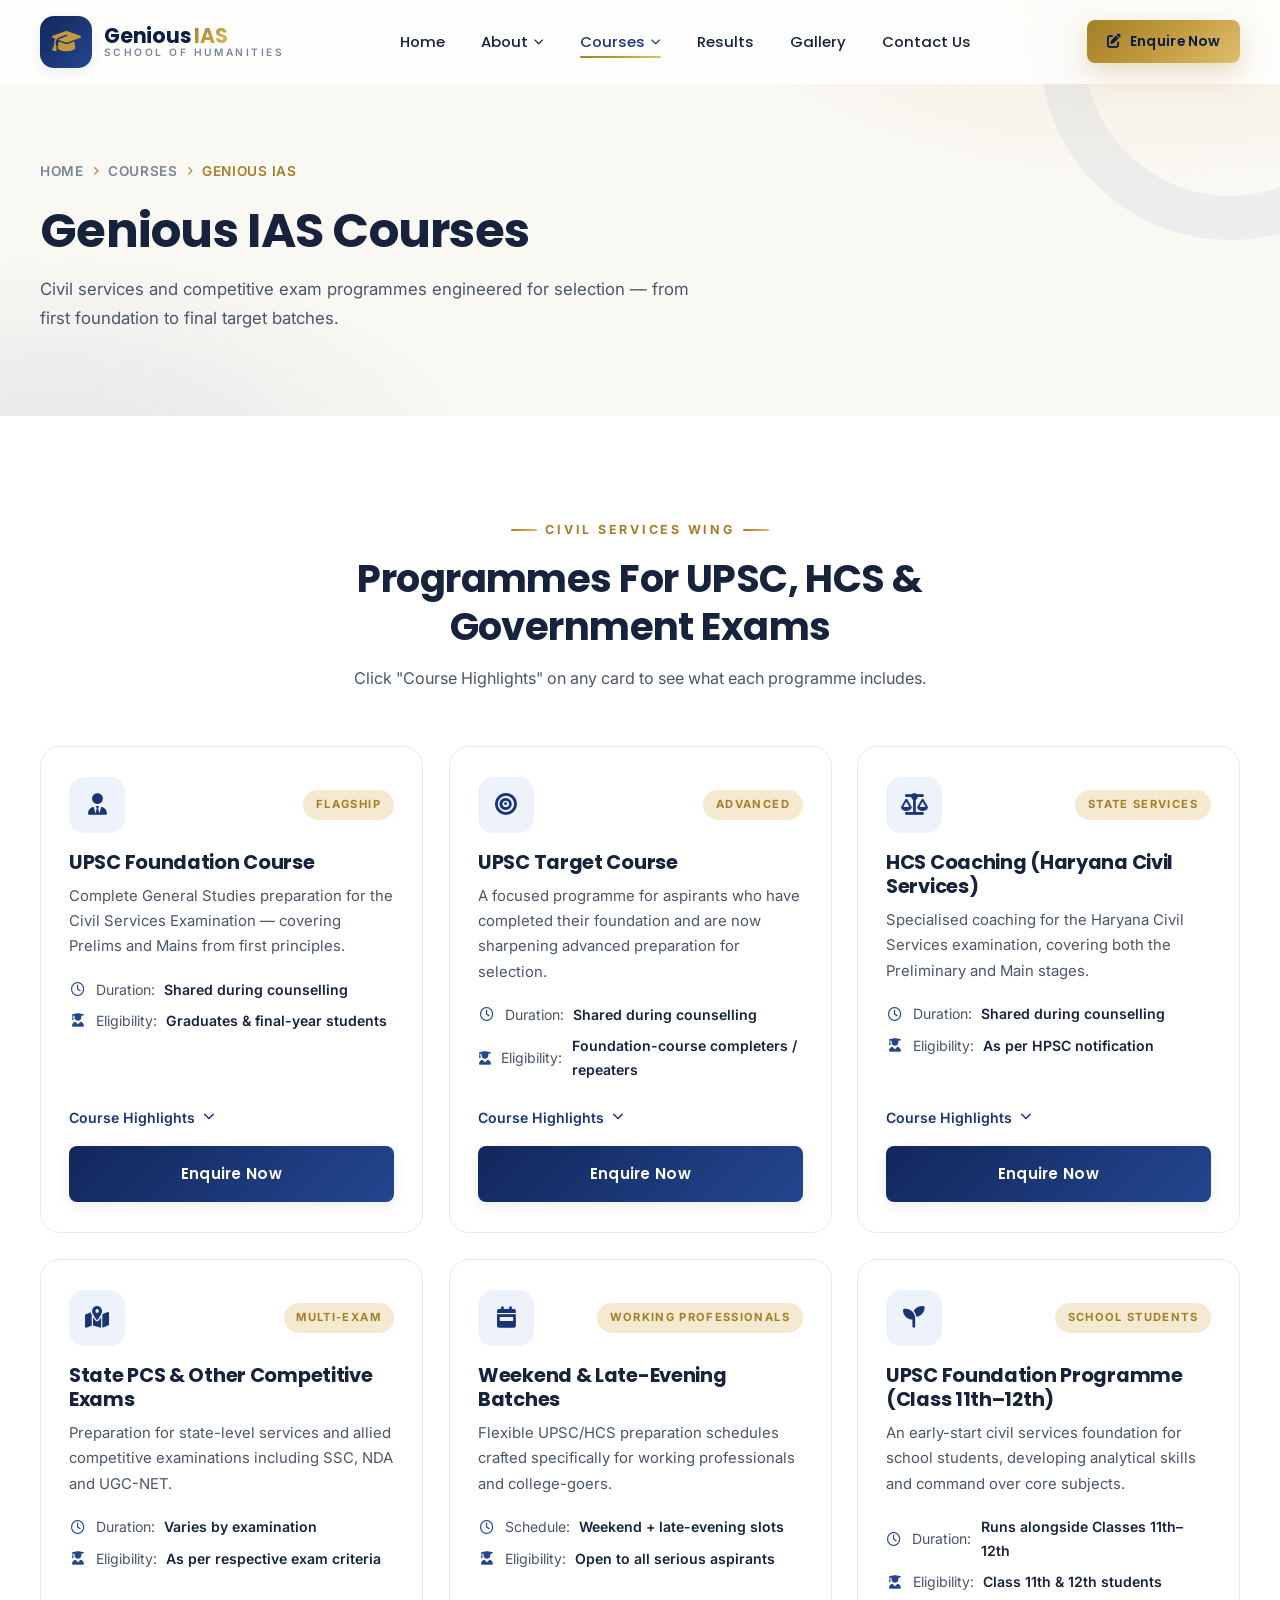
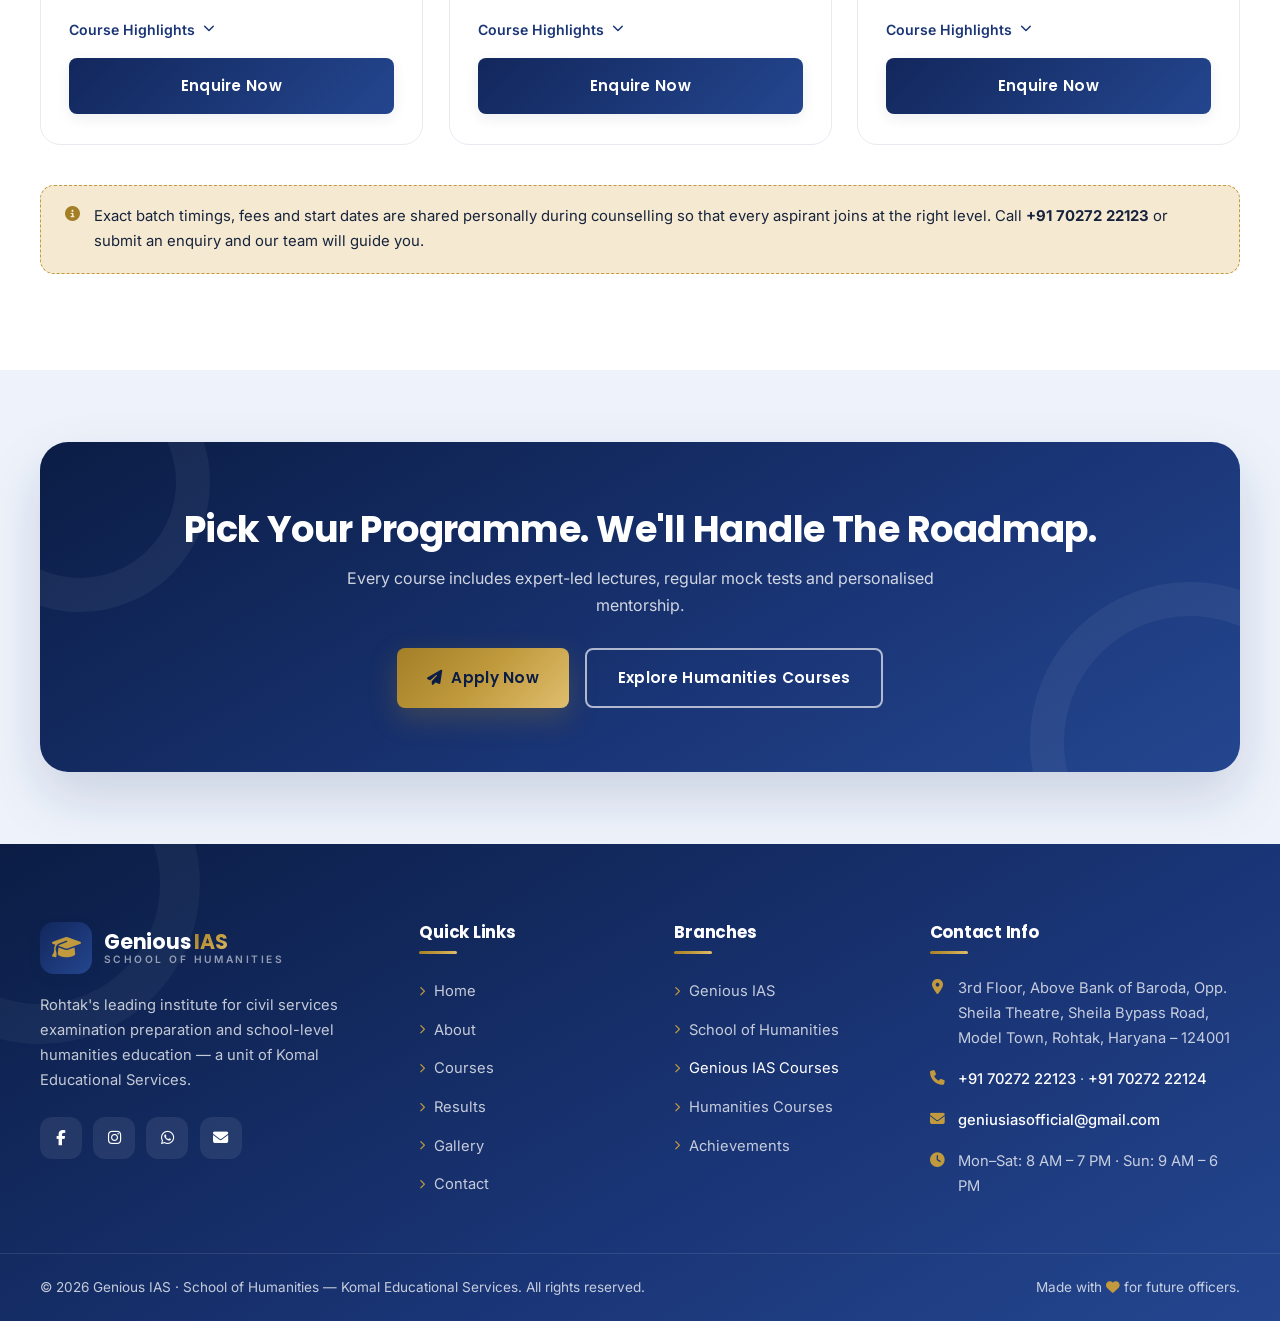
<file: genius-ias-courses.html>
<!DOCTYPE html>
<html lang="en">
<head>
  <meta charset="UTF-8">
  <meta name="viewport" content="width=device-width, initial-scale=1.0">
  <title>Genious IAS Courses | UPSC, HCS &amp; Competitive Exam Coaching — Rohtak</title>
  <meta name="description" content="Detailed programmes at Genious IAS Rohtak: UPSC Foundation, UPSC Target, HCS Prelims+Mains, State PCS, SSC/NDA/UGC-NET and flexible weekend batches for working professionals.">
  <link rel="preconnect" href="https://fonts.googleapis.com">
  <link rel="preconnect" href="https://fonts.gstatic.com" crossorigin>
  <link href="https://fonts.googleapis.com/css2?family=Inter:wght@400;500;600&family=Playfair+Display:ital,wght@0,600;0,700;0,800;1,600&family=Poppins:wght@500;600;700&display=swap" rel="stylesheet">
  <link rel="stylesheet" href="https://cdnjs.cloudflare.com/ajax/libs/font-awesome/6.5.2/css/all.min.css">
  <link rel="stylesheet" href="css/style.css">
</head>
<body data-page="genius-ias-courses.html">

  <a class="skip-link" href="#main">Skip to main content</a>

  <!-- ==================== PRELOADER ==================== -->
  <div class="preloader" id="preloader" aria-hidden="true">
    <div class="preloader-inner">
      <div class="preloader-logo"><i class="fa-solid fa-landmark"></i></div>
      <div class="preloader-text">Genious IAS</div>
      <div class="preloader-sub">School of Humanities</div>
      <div class="preloader-bar"><span></span></div>
    </div>
  </div>

  <!-- ==================== HEADER / NAVBAR ==================== -->
  <header class="site-header" id="siteHeader">
    <div class="container nav-inner">
      <a class="brand" href="index.html" aria-label="Genious IAS — Home">
        <span class="brand-logo"><i class="fa-solid fa-graduation-cap"></i></span>
        <span class="brand-text">
          <span class="brand-name">Genious <em>IAS</em></span>
          <span class="brand-tag">School of Humanities</span>
        </span>
      </a>

      <nav class="nav-menu" id="navMenu" aria-label="Primary navigation">
        <ul class="nav-list">
          <li><a class="nav-link" href="index.html">Home</a></li>

          <li class="dropdown">
            <button class="nav-link dropdown-toggle" type="button" aria-expanded="false" aria-haspopup="true">
              About <i class="fa-solid fa-chevron-down"></i>
            </button>
            <ul class="dropdown-menu">
              <li><a href="about.html">About Overview</a></li>
              <li><a href="genius-ias.html"><i class="fa-solid fa-building-columns"></i> Genious IAS</a></li>
              <li><a href="school-of-humanities.html"><i class="fa-solid fa-scale-balanced"></i> School of Humanities</a></li>
            </ul>
          </li>

          <li class="dropdown">
            <button class="nav-link dropdown-toggle active" type="button" aria-expanded="false" aria-haspopup="true">
              Courses <i class="fa-solid fa-chevron-down"></i>
            </button>
            <ul class="dropdown-menu">
              <li><a href="courses.html">All Programmes Overview</a></li>
              <li><a class="active" aria-current="page" href="genius-ias-courses.html"><i class="fa-solid fa-user-tie"></i> Genious IAS Courses</a></li>
              <li><a href="humanities-courses.html"><i class="fa-solid fa-book-open"></i> School of Humanities Courses</a></li>
            </ul>
          </li>

          <li><a class="nav-link" href="results.html">Results</a></li>
          <li><a class="nav-link" href="gallery.html">Gallery</a></li>
          <li><a class="nav-link" href="contact.html">Contact Us</a></li>

          <li class="nav-enquire-mobile"><a class="btn btn-gold btn-sm" href="contact.html">Enquire Now</a></li>
        </ul>
      </nav>

      <div class="nav-actions">
        <a class="btn btn-gold btn-sm nav-enquire" href="contact.html"><i class="fa-solid fa-pen-to-square"></i> Enquire Now</a>
        <button class="hamburger" id="hamburger" type="button" aria-label="Toggle navigation menu" aria-expanded="false" aria-controls="navMenu">
          <span></span><span></span><span></span>
        </button>
      </div>
    </div>
  </header>
  <div class="mobile-overlay" id="mobileOverlay" aria-hidden="true"></div>

  <main id="main">

    <!-- ==================== PAGE HERO ==================== -->
    <section class="page-hero">
      <div class="container">
        <nav class="breadcrumb" aria-label="Breadcrumb">
          <a href="index.html">Home</a>
          <i class="fa-solid fa-chevron-right"></i>
          <a href="courses.html">Courses</a>
          <i class="fa-solid fa-chevron-right"></i>
          <span>Genious IAS</span>
        </nav>
        <h1>Genious IAS Courses</h1>
        <p>Civil services and competitive exam programmes engineered for selection — from first foundation to final target batches.</p>
      </div>
    </section>

    <!-- ==================== COURSE CARDS ==================== -->
    <!-- NOTE: Durations marked "On request" are shared during counselling; expand cards for highlights -->
    <section class="section bg-white" aria-labelledby="ias-courses-heading">
      <div class="container">
        <div class="section-head reveal">
          <span class="section-tag">Civil Services Wing</span>
          <h2 id="ias-courses-heading">Programmes For UPSC, HCS &amp; Government Exams</h2>
          <p>Click "Course Highlights" on any card to see what each programme includes.</p>
        </div>

        <div class="courses-grid">
          <!-- Course 1 -->
          <article class="course-card reveal" data-delay="0">
            <div class="course-top">
              <span class="course-icon"><i class="fa-solid fa-user-tie"></i></span>
              <span class="course-level">Flagship</span>
            </div>
            <h3>UPSC Foundation Course</h3>
            <p class="course-desc">Complete General Studies preparation for the Civil Services Examination — covering Prelims and Mains from first principles.</p>
            <ul class="course-meta">
              <li><i class="fa-regular fa-clock"></i> Duration: <strong>Shared during counselling</strong></li>
              <li><i class="fa-solid fa-user-graduate"></i> Eligibility: <strong>Graduates &amp; final-year students</strong></li>
            </ul>
            <button class="course-toggle" type="button" aria-expanded="false">
              Course Highlights <i class="fa-solid fa-chevron-down"></i>
            </button>
            <div class="course-details">
              <div class="course-details-inner">
                <h4>Includes</h4>
                <ul>
                  <li><i class="fa-solid fa-circle"></i> GS Prelims + Mains syllabus coverage with current affairs</li>
                  <li><i class="fa-solid fa-circle"></i> Regular mock tests, practice papers and assessments</li>
                  <li><i class="fa-solid fa-circle"></i> Answer-writing practice and evaluation guidance</li>
                  <li><i class="fa-solid fa-circle"></i> Doubt-clearing sessions and one-on-one mentorship</li>
                  <li><i class="fa-solid fa-circle"></i> Comprehensive study material and library access</li>
                </ul>
              </div>
            </div>
            <a class="btn btn-primary btn-block" href="contact.html?course=UPSC%20Foundation%20Course">Enquire Now</a>
          </article>

          <!-- Course 2 -->
          <article class="course-card reveal" data-delay="100">
            <div class="course-top">
              <span class="course-icon"><i class="fa-solid fa-bullseye"></i></span>
              <span class="course-level">Advanced</span>
            </div>
            <h3>UPSC Target Course</h3>
            <p class="course-desc">A focused programme for aspirants who have completed their foundation and are now sharpening advanced preparation for selection.</p>
            <ul class="course-meta">
              <li><i class="fa-regular fa-clock"></i> Duration: <strong>Shared during counselling</strong></li>
              <li><i class="fa-solid fa-user-graduate"></i> Eligibility: <strong>Foundation-course completers / repeaters</strong></li>
            </ul>
            <button class="course-toggle" type="button" aria-expanded="false">
              Course Highlights <i class="fa-solid fa-chevron-down"></i>
            </button>
            <div class="course-details">
              <div class="course-details-inner">
                <h4>Includes</h4>
                <ul>
                  <li><i class="fa-solid fa-circle"></i> Intensive revision cycles across all GS papers</li>
                  <li><i class="fa-solid fa-circle"></i> Exam-strategy workshops and time-management training</li>
                  <li><i class="fa-solid fa-circle"></i> Full-length test series under exam conditions</li>
                  <li><i class="fa-solid fa-circle"></i> Personal performance tracking and mentoring</li>
                </ul>
              </div>
            </div>
            <a class="btn btn-primary btn-block" href="contact.html?course=UPSC%20Target%20Course">Enquire Now</a>
          </article>

          <!-- Course 3 -->
          <article class="course-card reveal" data-delay="200">
            <div class="course-top">
              <span class="course-icon"><i class="fa-solid fa-scale-balanced"></i></span>
              <span class="course-level">State Services</span>
            </div>
            <h3>HCS Coaching (Haryana Civil Services)</h3>
            <p class="course-desc">Specialised coaching for the Haryana Civil Services examination, covering both the Preliminary and Main stages.</p>
            <ul class="course-meta">
              <li><i class="fa-regular fa-clock"></i> Duration: <strong>Shared during counselling</strong></li>
              <li><i class="fa-solid fa-user-graduate"></i> Eligibility: <strong>As per HPSC notification</strong></li>
            </ul>
            <button class="course-toggle" type="button" aria-expanded="false">
              Course Highlights <i class="fa-solid fa-chevron-down"></i>
            </button>
            <div class="course-details">
              <div class="course-details-inner">
                <h4>Includes</h4>
                <ul>
                  <li><i class="fa-solid fa-circle"></i> Haryana-specific General Studies and current affairs</li>
                  <li><i class="fa-solid fa-circle"></i> Prelims + Mains integrated preparation</li>
                  <li><i class="fa-solid fa-circle"></i> HCS-pattern mock tests and previous-year analysis</li>
                  <li><i class="fa-solid fa-circle"></i> Strategic approach sessions for cut-off management</li>
                </ul>
              </div>
            </div>
            <a class="btn btn-primary btn-block" href="contact.html?course=HCS%20Coaching">Enquire Now</a>
          </article>

          <!-- Course 4 -->
          <article class="course-card reveal" data-delay="300">
            <div class="course-top">
              <span class="course-icon"><i class="fa-solid fa-map-location-dot"></i></span>
              <span class="course-level">Multi-Exam</span>
            </div>
            <h3>State PCS &amp; Other Competitive Exams</h3>
            <p class="course-desc">Preparation for state-level services and allied competitive examinations including SSC, NDA and UGC-NET.</p>
            <ul class="course-meta">
              <li><i class="fa-regular fa-clock"></i> Duration: <strong>Varies by examination</strong></li>
              <li><i class="fa-solid fa-user-graduate"></i> Eligibility: <strong>As per respective exam criteria</strong></li>
            </ul>
            <button class="course-toggle" type="button" aria-expanded="false">
              Course Highlights <i class="fa-solid fa-chevron-down"></i>
            </button>
            <div class="course-details">
              <div class="course-details-inner">
                <h4>Includes</h4>
                <ul>
                  <li><i class="fa-solid fa-circle"></i> Common GS core plus exam-specific modules</li>
                  <li><i class="fa-solid fa-circle"></i> Reasoning, aptitude and general knowledge practice</li>
                  <li><i class="fa-solid fa-circle"></i> Notifications, form-filling and strategy guidance</li>
                  <li><i class="fa-solid fa-circle"></i> Regular practice sets and doubt support</li>
                </ul>
              </div>
            </div>
            <a class="btn btn-primary btn-block" href="contact.html?course=State%20PCS%20%26%20Other%20Exams">Enquire Now</a>
          </article>

          <!-- Course 5 -->
          <article class="course-card reveal" data-delay="400">
            <div class="course-top">
              <span class="course-icon"><i class="fa-solid fa-calendar-week"></i></span>
              <span class="course-level">Working Professionals</span>
            </div>
            <h3>Weekend &amp; Late-Evening Batches</h3>
            <p class="course-desc">Flexible UPSC/HCS preparation schedules crafted specifically for working professionals and college-goers.</p>
            <ul class="course-meta">
              <li><i class="fa-regular fa-clock"></i> Schedule: <strong>Weekend + late-evening slots</strong></li>
              <li><i class="fa-solid fa-user-graduate"></i> Eligibility: <strong>Open to all serious aspirants</strong></li>
            </ul>
            <button class="course-toggle" type="button" aria-expanded="false">
              Course Highlights <i class="fa-solid fa-chevron-down"></i>
            </button>
            <div class="course-details">
              <div class="course-details-inner">
                <h4>Includes</h4>
                <ul>
                  <li><i class="fa-solid fa-circle"></i> Same rigorous curriculum as regular batches</li>
                  <li><i class="fa-solid fa-circle"></i> Condensed high-impact classroom hours</li>
                  <li><i class="fa-solid fa-circle"></i> Recorded lecture support for missed sessions</li>
                  <li><i class="fa-solid fa-circle"></i> Mentor check-ins suited to professional routines</li>
                </ul>
              </div>
            </div>
            <a class="btn btn-primary btn-block" href="contact.html?course=Weekend%20%26%20Evening%20Batch">Enquire Now</a>
          </article>

          <!-- Course 6 -->
          <article class="course-card reveal" data-delay="500">
            <div class="course-top">
              <span class="course-icon"><i class="fa-solid fa-seedling"></i></span>
              <span class="course-level">School Students</span>
            </div>
            <h3>UPSC Foundation Programme (Class 11th–12th)</h3>
            <p class="course-desc">An early-start civil services foundation for school students, developing analytical skills and command over core subjects.</p>
            <ul class="course-meta">
              <li><i class="fa-regular fa-clock"></i> Duration: <strong>Runs alongside Classes 11th–12th</strong></li>
              <li><i class="fa-solid fa-user-graduate"></i> Eligibility: <strong>Class 11th &amp; 12th students</strong></li>
            </ul>
            <button class="course-toggle" type="button" aria-expanded="false">
              Course Highlights <i class="fa-solid fa-chevron-down"></i>
            </button>
            <div class="course-details">
              <div class="course-details-inner">
                <h4>Includes</h4>
                <ul>
                  <li><i class="fa-solid fa-circle"></i> NCERT-grounded conceptual development</li>
                  <li><i class="fa-solid fa-circle"></i> Analytical skills and general awareness building</li>
                  <li><i class="fa-solid fa-circle"></i> Early exposure to civil-services-style questions</li>
                  <li><i class="fa-solid fa-circle"></i> Run jointly with the School of Humanities faculty</li>
                </ul>
              </div>
            </div>
            <a class="btn btn-primary btn-block" href="contact.html?course=UPSC%20Foundation%20%28Early%20Start%29">Enquire Now</a>
          </article>
        </div>

        <div class="note-strip reveal">
          <i class="fa-solid fa-circle-info"></i>
          <span>
            Exact batch timings, fees and start dates are shared personally during counselling so that
            every aspirant joins at the right level. Call <strong>+91 70272 22123</strong> or submit an
            enquiry and our team will guide you.
          </span>
        </div>
      </div>
    </section>

    <!-- ==================== CTA ==================== -->
    <section class="section-sm bg-blue" aria-label="Call to action">
      <div class="container">
        <div class="cta-band reveal-zoom">
          <h2>Pick Your Programme. We'll Handle The Roadmap.</h2>
          <p>Every course includes expert-led lectures, regular mock tests and personalised mentorship.</p>
          <div class="cta-actions">
            <a class="btn btn-gold" href="contact.html"><i class="fa-solid fa-paper-plane"></i> Apply Now</a>
            <a class="btn btn-outline-light" href="humanities-courses.html">Explore Humanities Courses</a>
          </div>
        </div>
      </div>
    </section>
  </main>

  <!-- ==================== FOOTER ==================== -->
  <footer class="site-footer">
    <div class="container footer-main">
      <div class="footer-brand">
        <a class="brand" href="index.html" aria-label="Genious IAS home">
          <span class="brand-logo"><i class="fa-solid fa-graduation-cap"></i></span>
          <span class="brand-text">
            <span class="brand-name">Genious <em>IAS</em></span>
            <span class="brand-tag">School of Humanities</span>
          </span>
        </a>
        <p>
          Rohtak's leading institute for civil services examination preparation and school-level
          humanities education — a unit of Komal Educational Services.
        </p>
        <div class="footer-social">
          <a href="https://www.facebook.com/geniusiasofficial/" target="_blank" rel="noopener" aria-label="Facebook"><i class="fa-brands fa-facebook-f"></i></a>
          <a href="https://www.instagram.com/geniusias" target="_blank" rel="noopener" aria-label="Instagram"><i class="fa-brands fa-instagram"></i></a>
          <a href="https://api.whatsapp.com/send?phone=917027222123" target="_blank" rel="noopener" aria-label="WhatsApp"><i class="fa-brands fa-whatsapp"></i></a>
          <a href="mailto:geniusiasofficial@gmail.com" aria-label="Email"><i class="fa-solid fa-envelope"></i></a>
        </div>
      </div>

      <div class="footer-col">
        <h4>Quick Links</h4>
        <ul class="footer-links">
          <li><a href="index.html"><i class="fa-solid fa-chevron-right"></i> Home</a></li>
          <li><a href="about.html"><i class="fa-solid fa-chevron-right"></i> About</a></li>
          <li><a href="courses.html"><i class="fa-solid fa-chevron-right"></i> Courses</a></li>
          <li><a href="results.html"><i class="fa-solid fa-chevron-right"></i> Results</a></li>
          <li><a href="gallery.html"><i class="fa-solid fa-chevron-right"></i> Gallery</a></li>
          <li><a href="contact.html"><i class="fa-solid fa-chevron-right"></i> Contact</a></li>
        </ul>
      </div>

      <div class="footer-col">
        <h4>Branches</h4>
        <ul class="footer-links">
          <li><a href="genius-ias.html"><i class="fa-solid fa-chevron-right"></i> Genious IAS</a></li>
          <li><a href="school-of-humanities.html"><i class="fa-solid fa-chevron-right"></i> School of Humanities</a></li>
          <li><a href="genius-ias-courses.html"><i class="fa-solid fa-chevron-right"></i> Genious IAS Courses</a></li>
          <li><a href="humanities-courses.html"><i class="fa-solid fa-chevron-right"></i> Humanities Courses</a></li>
          <li><a href="results.html"><i class="fa-solid fa-chevron-right"></i> Achievements</a></li>
        </ul>
      </div>

      <div class="footer-col">
        <h4>Contact Info</h4>
        <ul class="footer-contact">
          <li>
            <i class="fa-solid fa-location-dot"></i>
            <span>3rd Floor, Above Bank of Baroda, Opp. Sheila Theatre, Sheila Bypass Road, Model Town, Rohtak, Haryana – 124001</span>
          </li>
          <li>
            <i class="fa-solid fa-phone"></i>
            <span><a href="tel:+917027222123">+91 70272 22123</a> · <a href="tel:+917027222124">+91 70272 22124</a></span>
          </li>
          <li>
            <i class="fa-solid fa-envelope"></i>
            <a href="mailto:geniusiasofficial@gmail.com">geniusiasofficial@gmail.com</a>
          </li>
          <li>
            <i class="fa-solid fa-clock"></i>
            <span>Mon–Sat: 8 AM – 7 PM · Sun: 9 AM – 6 PM</span>
          </li>
        </ul>
      </div>
    </div>

    <div class="footer-bottom">
      <div class="container">
        <p>© <span id="year">2026</span> Genious IAS · School of Humanities — Komal Educational Services. All rights reserved.</p>
        <p>Made with <span class="gold-heart"><i class="fa-solid fa-heart"></i></span> for future officers.</p>
      </div>
    </div>
  </footer>

  <!-- ==================== BACK TO TOP ==================== -->
  <button class="back-to-top" id="backToTop" type="button" aria-label="Back to top">
    <i class="fa-solid fa-chevron-up"></i>
  </button>

  <script src="js/script.js"></script>
</body>
</html>
</file>
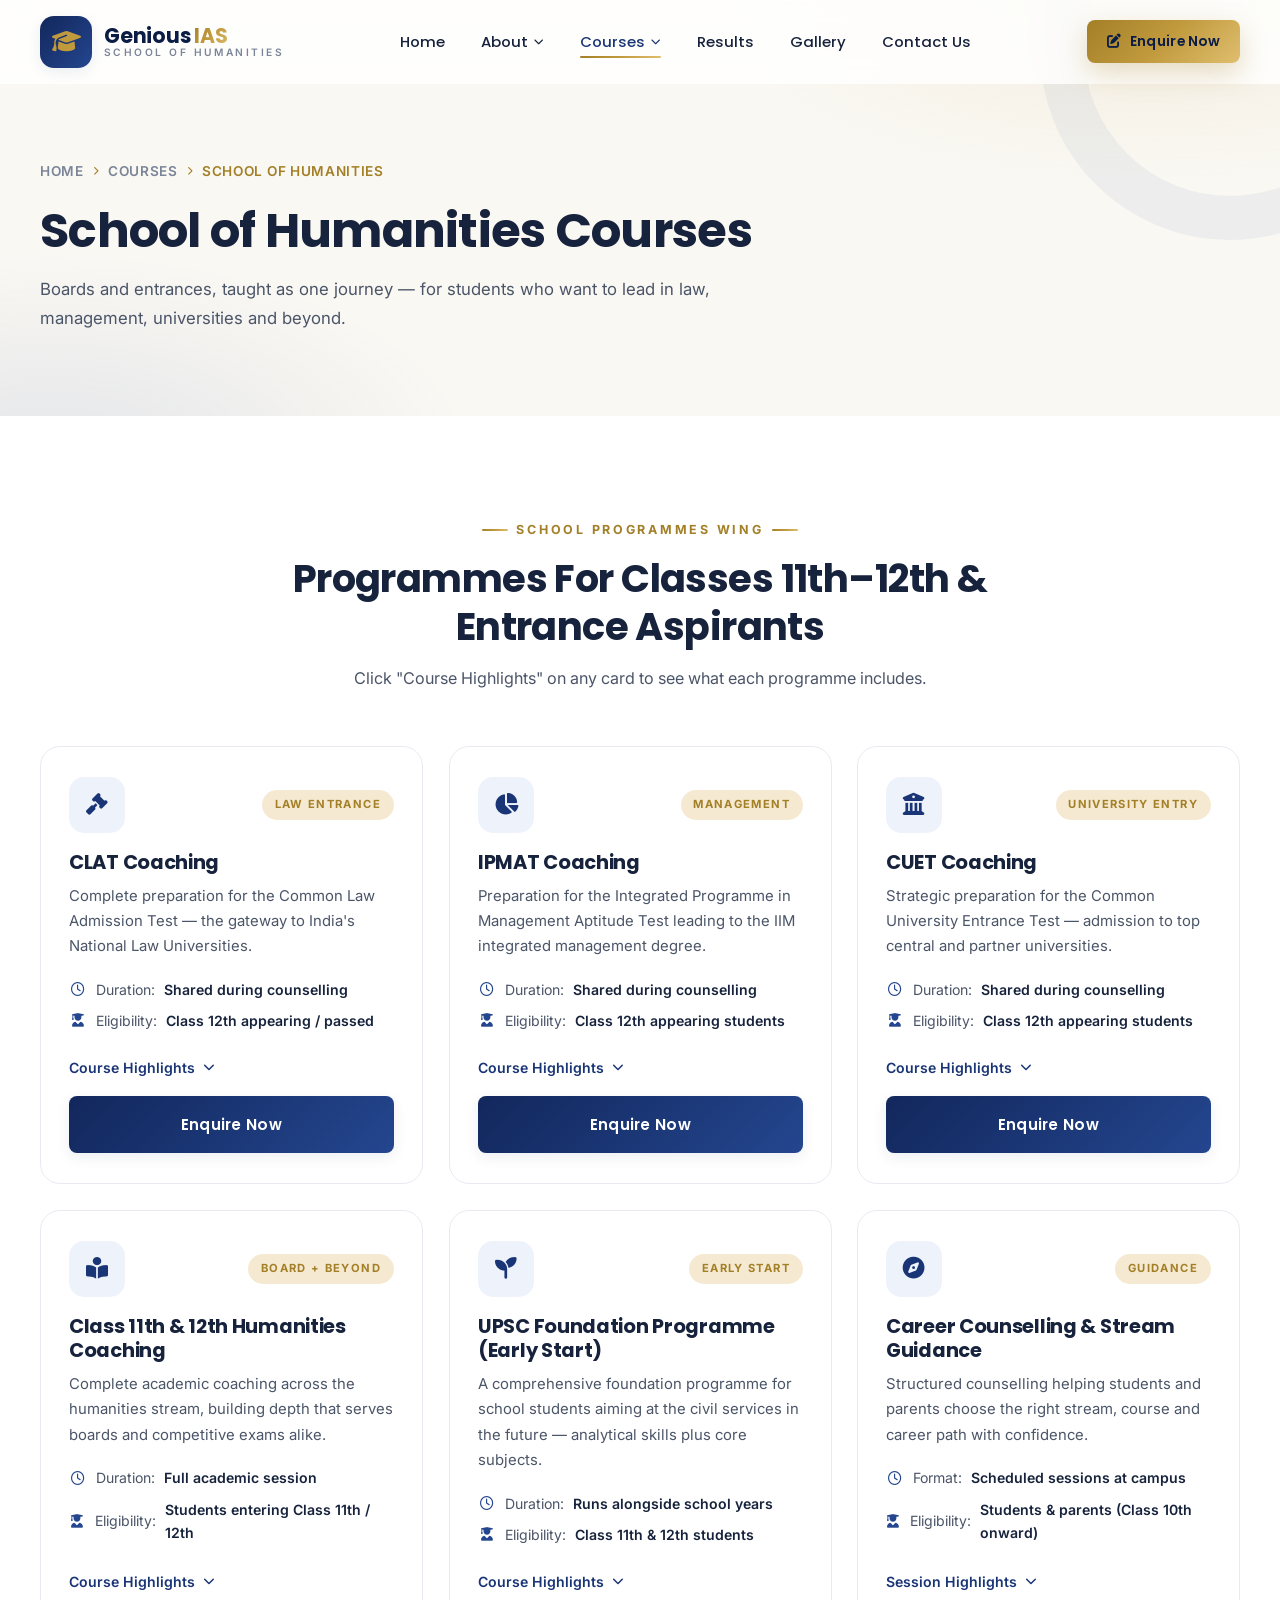
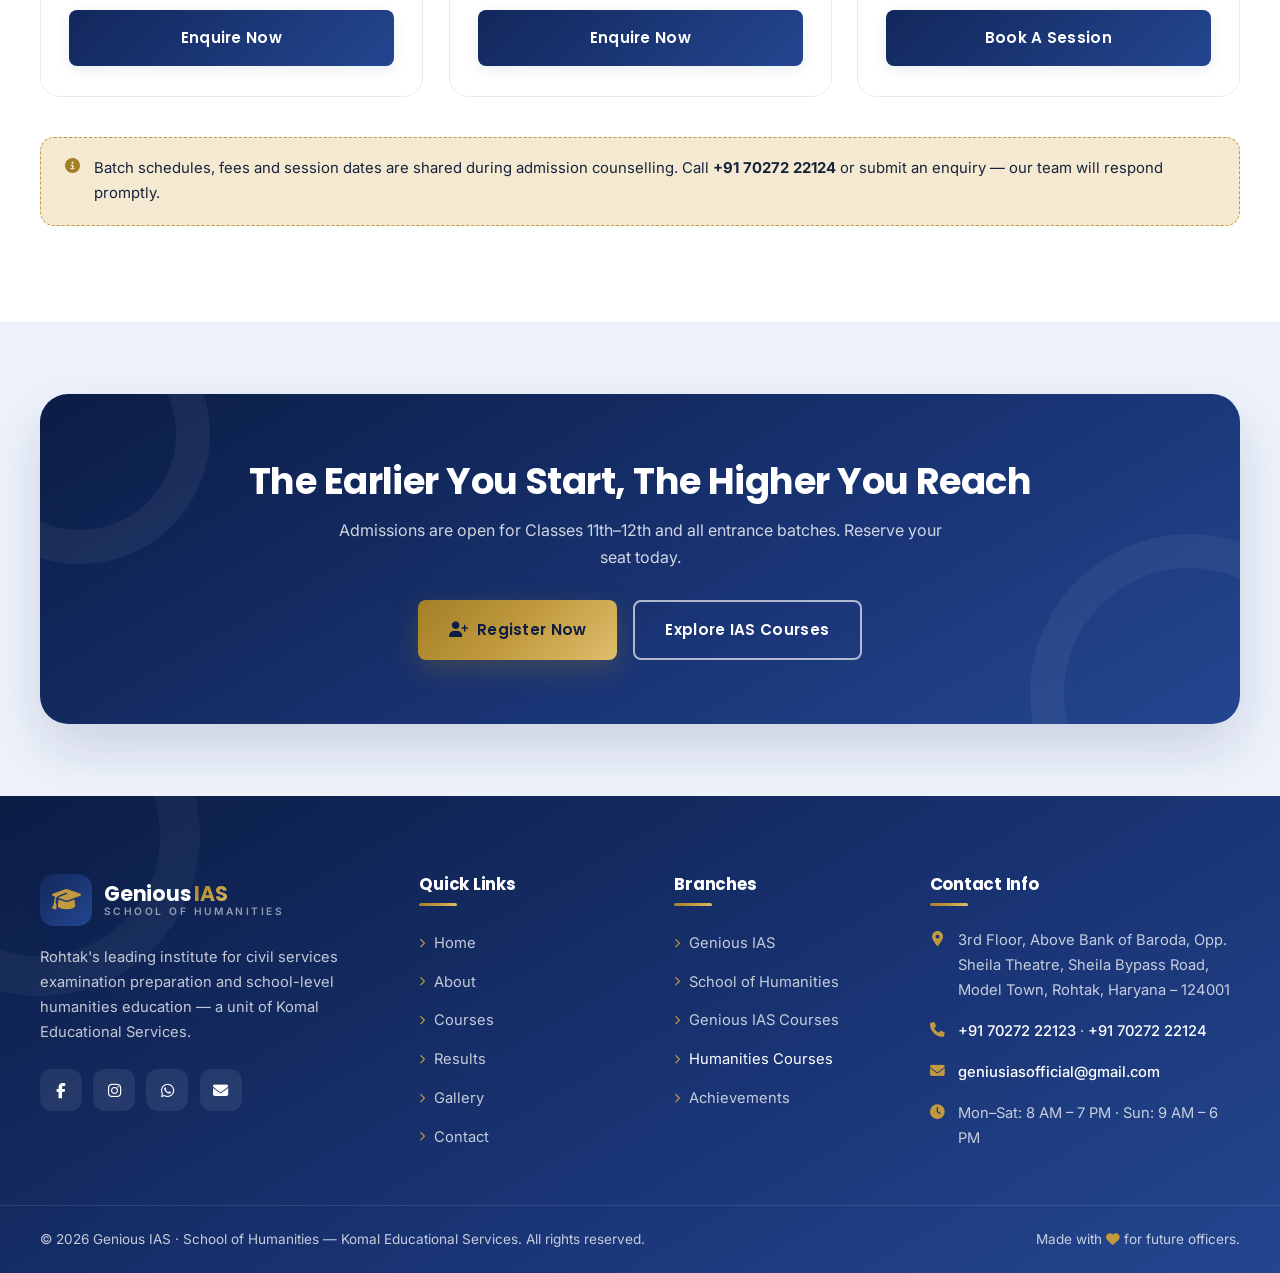
<file: humanities-courses.html>
<!DOCTYPE html>
<html lang="en">
<head>
  <meta charset="UTF-8">
  <meta name="viewport" content="width=device-width, initial-scale=1.0">
  <title>School of Humanities Courses | CLAT, IPMAT, CUET &amp; Class 11th–12th — Rohtak</title>
  <meta name="description" content="School of Humanities programmes at Genious IAS Rohtak: CLAT coaching, IPMAT, CUET preparation, Class 11th &amp; 12th humanities boards and the early-start UPSC Foundation programme.">
  <link rel="preconnect" href="https://fonts.googleapis.com">
  <link rel="preconnect" href="https://fonts.gstatic.com" crossorigin>
  <link href="https://fonts.googleapis.com/css2?family=Inter:wght@400;500;600&family=Playfair+Display:ital,wght@0,600;0,700;0,800;1,600&family=Poppins:wght@500;600;700&display=swap" rel="stylesheet">
  <link rel="stylesheet" href="https://cdnjs.cloudflare.com/ajax/libs/font-awesome/6.5.2/css/all.min.css">
  <link rel="stylesheet" href="css/style.css">
</head>
<body data-page="humanities-courses.html">

  <a class="skip-link" href="#main">Skip to main content</a>

  <!-- ==================== PRELOADER ==================== -->
  <div class="preloader" id="preloader" aria-hidden="true">
    <div class="preloader-inner">
      <div class="preloader-logo"><i class="fa-solid fa-landmark"></i></div>
      <div class="preloader-text">Genious IAS</div>
      <div class="preloader-sub">School of Humanities</div>
      <div class="preloader-bar"><span></span></div>
    </div>
  </div>

  <!-- ==================== HEADER / NAVBAR ==================== -->
  <header class="site-header" id="siteHeader">
    <div class="container nav-inner">
      <a class="brand" href="index.html" aria-label="Genious IAS — Home">
        <span class="brand-logo"><i class="fa-solid fa-graduation-cap"></i></span>
        <span class="brand-text">
          <span class="brand-name">Genious <em>IAS</em></span>
          <span class="brand-tag">School of Humanities</span>
        </span>
      </a>

      <nav class="nav-menu" id="navMenu" aria-label="Primary navigation">
        <ul class="nav-list">
          <li><a class="nav-link" href="index.html">Home</a></li>

          <li class="dropdown">
            <button class="nav-link dropdown-toggle" type="button" aria-expanded="false" aria-haspopup="true">
              About <i class="fa-solid fa-chevron-down"></i>
            </button>
            <ul class="dropdown-menu">
              <li><a href="about.html">About Overview</a></li>
              <li><a href="genius-ias.html"><i class="fa-solid fa-building-columns"></i> Genious IAS</a></li>
              <li><a href="school-of-humanities.html"><i class="fa-solid fa-scale-balanced"></i> School of Humanities</a></li>
            </ul>
          </li>

          <li class="dropdown">
            <button class="nav-link dropdown-toggle active" type="button" aria-expanded="false" aria-haspopup="true">
              Courses <i class="fa-solid fa-chevron-down"></i>
            </button>
            <ul class="dropdown-menu">
              <li><a href="courses.html">All Programmes Overview</a></li>
              <li><a href="genius-ias-courses.html"><i class="fa-solid fa-user-tie"></i> Genious IAS Courses</a></li>
              <li><a class="active" aria-current="page" href="humanities-courses.html"><i class="fa-solid fa-book-open"></i> School of Humanities Courses</a></li>
            </ul>
          </li>

          <li><a class="nav-link" href="results.html">Results</a></li>
          <li><a class="nav-link" href="gallery.html">Gallery</a></li>
          <li><a class="nav-link" href="contact.html">Contact Us</a></li>

          <li class="nav-enquire-mobile"><a class="btn btn-gold btn-sm" href="contact.html">Enquire Now</a></li>
        </ul>
      </nav>

      <div class="nav-actions">
        <a class="btn btn-gold btn-sm nav-enquire" href="contact.html"><i class="fa-solid fa-pen-to-square"></i> Enquire Now</a>
        <button class="hamburger" id="hamburger" type="button" aria-label="Toggle navigation menu" aria-expanded="false" aria-controls="navMenu">
          <span></span><span></span><span></span>
        </button>
      </div>
    </div>
  </header>
  <div class="mobile-overlay" id="mobileOverlay" aria-hidden="true"></div>

  <main id="main">

    <!-- ==================== PAGE HERO ==================== -->
    <section class="page-hero">
      <div class="container">
        <nav class="breadcrumb" aria-label="Breadcrumb">
          <a href="index.html">Home</a>
          <i class="fa-solid fa-chevron-right"></i>
          <a href="courses.html">Courses</a>
          <i class="fa-solid fa-chevron-right"></i>
          <span>School of Humanities</span>
        </nav>
        <h1>School of Humanities Courses</h1>
        <p>Boards and entrances, taught as one journey — for students who want to lead in law, management, universities and beyond.</p>
      </div>
    </section>

    <!-- ==================== COURSE CARDS ==================== -->
    <section class="section bg-white" aria-labelledby="hum-courses-heading">
      <div class="container">
        <div class="section-head reveal">
          <span class="section-tag">School Programmes Wing</span>
          <h2 id="hum-courses-heading">Programmes For Classes 11th–12th &amp; Entrance Aspirants</h2>
          <p>Click "Course Highlights" on any card to see what each programme includes.</p>
        </div>

        <div class="courses-grid">
          <!-- Course 1 -->
          <article class="course-card reveal" data-delay="0">
            <div class="course-top">
              <span class="course-icon"><i class="fa-solid fa-gavel"></i></span>
              <span class="course-level">Law Entrance</span>
            </div>
            <h3>CLAT Coaching</h3>
            <p class="course-desc">Complete preparation for the Common Law Admission Test — the gateway to India's National Law Universities.</p>
            <ul class="course-meta">
              <li><i class="fa-regular fa-clock"></i> Duration: <strong>Shared during counselling</strong></li>
              <li><i class="fa-solid fa-user-graduate"></i> Eligibility: <strong>Class 12th appearing / passed</strong></li>
            </ul>
            <button class="course-toggle" type="button" aria-expanded="false">
              Course Highlights <i class="fa-solid fa-chevron-down"></i>
            </button>
            <div class="course-details">
              <div class="course-details-inner">
                <h4>Includes</h4>
                <ul>
                  <li><i class="fa-solid fa-circle"></i> Legal reasoning, logical reasoning &amp; English mastery</li>
                  <li><i class="fa-solid fa-circle"></i> Current affairs including legal news coverage</li>
                  <li><i class="fa-solid fa-circle"></i> Quantitative techniques from basics upward</li>
                  <li><i class="fa-solid fa-circle"></i> CLAT-pattern mock tests with detailed analysis</li>
                </ul>
              </div>
            </div>
            <a class="btn btn-primary btn-block" href="contact.html?course=CLAT%20Coaching">Enquire Now</a>
          </article>

          <!-- Course 2 -->
          <article class="course-card reveal" data-delay="100">
            <div class="course-top">
              <span class="course-icon"><i class="fa-solid fa-chart-pie"></i></span>
              <span class="course-level">Management</span>
            </div>
            <h3>IPMAT Coaching</h3>
            <p class="course-desc">Preparation for the Integrated Programme in Management Aptitude Test leading to the IIM integrated management degree.</p>
            <ul class="course-meta">
              <li><i class="fa-regular fa-clock"></i> Duration: <strong>Shared during counselling</strong></li>
              <li><i class="fa-solid fa-user-graduate"></i> Eligibility: <strong>Class 12th appearing students</strong></li>
            </ul>
            <button class="course-toggle" type="button" aria-expanded="false">
              Course Highlights <i class="fa-solid fa-chevron-down"></i>
            </button>
            <div class="course-details">
              <div class="course-details-inner">
                <h4>Includes</h4>
                <ul>
                  <li><i class="fa-solid fa-circle"></i> Quantitative ability and verbal ability modules</li>
                  <li><i class="fa-solid fa-circle"></i> Speed maths and accuracy drills</li>
                  <li><i class="fa-solid fa-circle"></i> Personal interview and WAT preparation support</li>
                  <li><i class="fa-solid fa-circle"></i> IPMAT-pattern test series with rank analysis</li>
                </ul>
              </div>
            </div>
            <a class="btn btn-primary btn-block" href="contact.html?course=IPMAT%20Coaching">Enquire Now</a>
          </article>

          <!-- Course 3 -->
          <article class="course-card reveal" data-delay="200">
            <div class="course-top">
              <span class="course-icon"><i class="fa-solid fa-building-columns"></i></span>
              <span class="course-level">University Entry</span>
            </div>
            <h3>CUET Coaching</h3>
            <p class="course-desc">Strategic preparation for the Common University Entrance Test — admission to top central and partner universities.</p>
            <ul class="course-meta">
              <li><i class="fa-regular fa-clock"></i> Duration: <strong>Shared during counselling</strong></li>
              <li><i class="fa-solid fa-user-graduate"></i> Eligibility: <strong>Class 12th appearing students</strong></li>
            </ul>
            <button class="course-toggle" type="button" aria-expanded="false">
              Course Highlights <i class="fa-solid fa-chevron-down"></i>
            </button>
            <div class="course-details">
              <div class="course-details-inner">
                <h4>Includes</h4>
                <ul>
                  <li><i class="fa-solid fa-circle"></i> Domain-subject alignment with board syllabus</li>
                  <li><i class="fa-solid fa-circle"></i> General test: aptitude, reasoning &amp; GK</li>
                  <li><i class="fa-solid fa-circle"></i> University and course-selection counselling</li>
                  <li><i class="fa-solid fa-circle"></i> Full-length CUET simulations</li>
                </ul>
              </div>
            </div>
            <a class="btn btn-primary btn-block" href="contact.html?course=CUET%20Coaching">Enquire Now</a>
          </article>

          <!-- Course 4 -->
          <article class="course-card reveal" data-delay="300">
            <div class="course-top">
              <span class="course-icon"><i class="fa-solid fa-book-open-reader"></i></span>
              <span class="course-level">Board + Beyond</span>
            </div>
            <h3>Class 11th &amp; 12th Humanities Coaching</h3>
            <p class="course-desc">Complete academic coaching across the humanities stream, building depth that serves boards and competitive exams alike.</p>
            <ul class="course-meta">
              <li><i class="fa-regular fa-clock"></i> Duration: <strong>Full academic session</strong></li>
              <li><i class="fa-solid fa-user-graduate"></i> Eligibility: <strong>Students entering Class 11th / 12th</strong></li>
            </ul>
            <button class="course-toggle" type="button" aria-expanded="false">
              Course Highlights <i class="fa-solid fa-chevron-down"></i>
            </button>
            <div class="course-details">
              <div class="course-details-inner">
                <h4>Subjects Covered</h4>
                <ul>
                  <li><i class="fa-solid fa-circle"></i> Political Science · History · Sociology</li>
                  <li><i class="fa-solid fa-circle"></i> Geography · Economics</li>
                  <li><i class="fa-solid fa-circle"></i> Regular tests with personalised feedback</li>
                  <li><i class="fa-solid fa-circle"></i> Answer-writing and presentation skills</li>
                </ul>
              </div>
            </div>
            <a class="btn btn-primary btn-block" href="contact.html?course=Class%2011th-12th%20Humanities">Enquire Now</a>
          </article>

          <!-- Course 5 -->
          <article class="course-card reveal" data-delay="400">
            <div class="course-top">
              <span class="course-icon"><i class="fa-solid fa-seedling"></i></span>
              <span class="course-level">Early Start</span>
            </div>
            <h3>UPSC Foundation Programme (Early Start)</h3>
            <p class="course-desc">A comprehensive foundation programme for school students aiming at the civil services in the future — analytical skills plus core subjects.</p>
            <ul class="course-meta">
              <li><i class="fa-regular fa-clock"></i> Duration: <strong>Runs alongside school years</strong></li>
              <li><i class="fa-solid fa-user-graduate"></i> Eligibility: <strong>Class 11th &amp; 12th students</strong></li>
            </ul>
            <button class="course-toggle" type="button" aria-expanded="false">
              Course Highlights <i class="fa-solid fa-chevron-down"></i>
            </button>
            <div class="course-details">
              <div class="course-details-inner">
                <h4>Includes</h4>
                <ul>
                  <li><i class="fa-solid fa-circle"></i> NCERT-first conceptual grounding</li>
                  <li><i class="fa-solid fa-circle"></i> Analytical thinking and general awareness habits</li>
                  <li><i class="fa-solid fa-circle"></i> Introduction to civil-services exam patterns</li>
                  <li><i class="fa-solid fa-circle"></i> Mentorship from the Genious IAS faculty team</li>
                </ul>
              </div>
            </div>
            <a class="btn btn-primary btn-block" href="contact.html?course=UPSC%20Foundation%20%28Early%20Start%29">Enquire Now</a>
          </article>

          <!-- Course 6 -->
          <article class="course-card reveal" data-delay="500">
            <div class="course-top">
              <span class="course-icon"><i class="fa-solid fa-compass"></i></span>
              <span class="course-level">Guidance</span>
            </div>
            <h3>Career Counselling &amp; Stream Guidance</h3>
            <p class="course-desc">Structured counselling helping students and parents choose the right stream, course and career path with confidence.</p>
            <ul class="course-meta">
              <li><i class="fa-regular fa-clock"></i> Format: <strong>Scheduled sessions at campus</strong></li>
              <li><i class="fa-solid fa-user-graduate"></i> Eligibility: <strong>Students &amp; parents (Class 10th onward)</strong></li>
            </ul>
            <button class="course-toggle" type="button" aria-expanded="false">
              Session Highlights <i class="fa-solid fa-chevron-down"></i>
            </button>
            <div class="course-details">
              <div class="course-details-inner">
                <h4>Includes</h4>
                <ul>
                  <li><i class="fa-solid fa-circle"></i> Aptitude-oriented discussion of stream options</li>
                  <li><i class="fa-solid fa-circle"></i> Law, management, university and civil-services pathways</li>
                  <li><i class="fa-solid fa-circle"></i> Realistic roadmap planning with faculty mentors</li>
                  <li><i class="fa-solid fa-circle"></i> Motivation and stress-management guidance</li>
                </ul>
              </div>
            </div>
            <a class="btn btn-primary btn-block" href="contact.html?course=Career%20Counselling">Book A Session</a>
          </article>
        </div>

        <div class="note-strip reveal">
          <i class="fa-solid fa-circle-info"></i>
          <span>
            Batch schedules, fees and session dates are shared during admission counselling.
            Call <strong>+91 70272 22124</strong> or submit an enquiry — our team will respond promptly.
          </span>
        </div>
      </div>
    </section>

    <!-- ==================== CTA ==================== -->
    <section class="section-sm bg-blue" aria-label="Call to action">
      <div class="container">
        <div class="cta-band reveal-zoom">
          <h2>The Earlier You Start, The Higher You Reach</h2>
          <p>Admissions are open for Classes 11th–12th and all entrance batches. Reserve your seat today.</p>
          <div class="cta-actions">
            <a class="btn btn-gold" href="contact.html"><i class="fa-solid fa-user-plus"></i> Register Now</a>
            <a class="btn btn-outline-light" href="genius-ias-courses.html">Explore IAS Courses</a>
          </div>
        </div>
      </div>
    </section>
  </main>

  <!-- ==================== FOOTER ==================== -->
  <footer class="site-footer">
    <div class="container footer-main">
      <div class="footer-brand">
        <a class="brand" href="index.html" aria-label="Genious IAS home">
          <span class="brand-logo"><i class="fa-solid fa-graduation-cap"></i></span>
          <span class="brand-text">
            <span class="brand-name">Genious <em>IAS</em></span>
            <span class="brand-tag">School of Humanities</span>
          </span>
        </a>
        <p>
          Rohtak's leading institute for civil services examination preparation and school-level
          humanities education — a unit of Komal Educational Services.
        </p>
        <div class="footer-social">
          <a href="https://www.facebook.com/geniusiasofficial/" target="_blank" rel="noopener" aria-label="Facebook"><i class="fa-brands fa-facebook-f"></i></a>
          <a href="https://www.instagram.com/geniusias" target="_blank" rel="noopener" aria-label="Instagram"><i class="fa-brands fa-instagram"></i></a>
          <a href="https://api.whatsapp.com/send?phone=917027222123" target="_blank" rel="noopener" aria-label="WhatsApp"><i class="fa-brands fa-whatsapp"></i></a>
          <a href="mailto:geniusiasofficial@gmail.com" aria-label="Email"><i class="fa-solid fa-envelope"></i></a>
        </div>
      </div>

      <div class="footer-col">
        <h4>Quick Links</h4>
        <ul class="footer-links">
          <li><a href="index.html"><i class="fa-solid fa-chevron-right"></i> Home</a></li>
          <li><a href="about.html"><i class="fa-solid fa-chevron-right"></i> About</a></li>
          <li><a href="courses.html"><i class="fa-solid fa-chevron-right"></i> Courses</a></li>
          <li><a href="results.html"><i class="fa-solid fa-chevron-right"></i> Results</a></li>
          <li><a href="gallery.html"><i class="fa-solid fa-chevron-right"></i> Gallery</a></li>
          <li><a href="contact.html"><i class="fa-solid fa-chevron-right"></i> Contact</a></li>
        </ul>
      </div>

      <div class="footer-col">
        <h4>Branches</h4>
        <ul class="footer-links">
          <li><a href="genius-ias.html"><i class="fa-solid fa-chevron-right"></i> Genious IAS</a></li>
          <li><a href="school-of-humanities.html"><i class="fa-solid fa-chevron-right"></i> School of Humanities</a></li>
          <li><a href="genius-ias-courses.html"><i class="fa-solid fa-chevron-right"></i> Genious IAS Courses</a></li>
          <li><a href="humanities-courses.html"><i class="fa-solid fa-chevron-right"></i> Humanities Courses</a></li>
          <li><a href="results.html"><i class="fa-solid fa-chevron-right"></i> Achievements</a></li>
        </ul>
      </div>

      <div class="footer-col">
        <h4>Contact Info</h4>
        <ul class="footer-contact">
          <li>
            <i class="fa-solid fa-location-dot"></i>
            <span>3rd Floor, Above Bank of Baroda, Opp. Sheila Theatre, Sheila Bypass Road, Model Town, Rohtak, Haryana – 124001</span>
          </li>
          <li>
            <i class="fa-solid fa-phone"></i>
            <span><a href="tel:+917027222123">+91 70272 22123</a> · <a href="tel:+917027222124">+91 70272 22124</a></span>
          </li>
          <li>
            <i class="fa-solid fa-envelope"></i>
            <a href="mailto:geniusiasofficial@gmail.com">geniusiasofficial@gmail.com</a>
          </li>
          <li>
            <i class="fa-solid fa-clock"></i>
            <span>Mon–Sat: 8 AM – 7 PM · Sun: 9 AM – 6 PM</span>
          </li>
        </ul>
      </div>
    </div>

    <div class="footer-bottom">
      <div class="container">
        <p>© <span id="year">2026</span> Genious IAS · School of Humanities — Komal Educational Services. All rights reserved.</p>
        <p>Made with <span class="gold-heart"><i class="fa-solid fa-heart"></i></span> for future officers.</p>
      </div>
    </div>
  </footer>

  <!-- ==================== BACK TO TOP ==================== -->
  <button class="back-to-top" id="backToTop" type="button" aria-label="Back to top">
    <i class="fa-solid fa-chevron-up"></i>
  </button>

  <script src="js/script.js"></script>
</body>
</html>
</file>
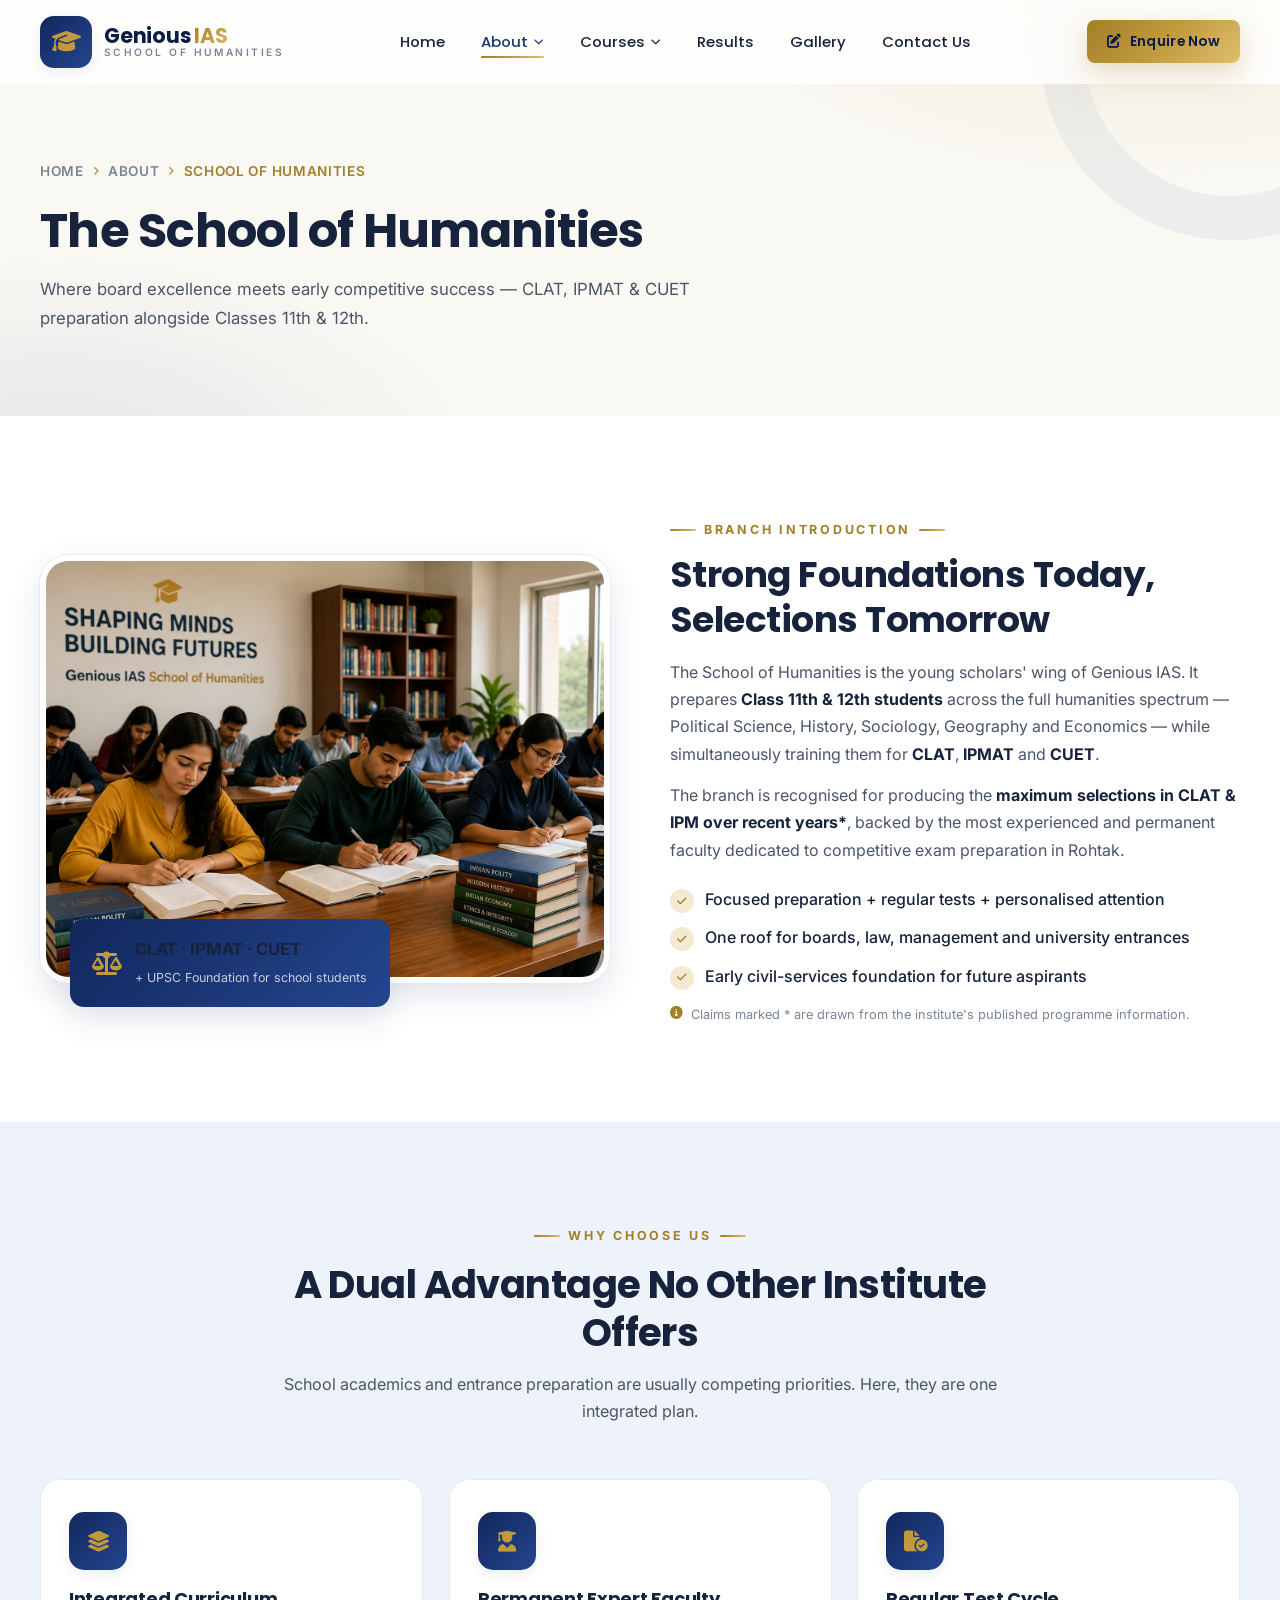
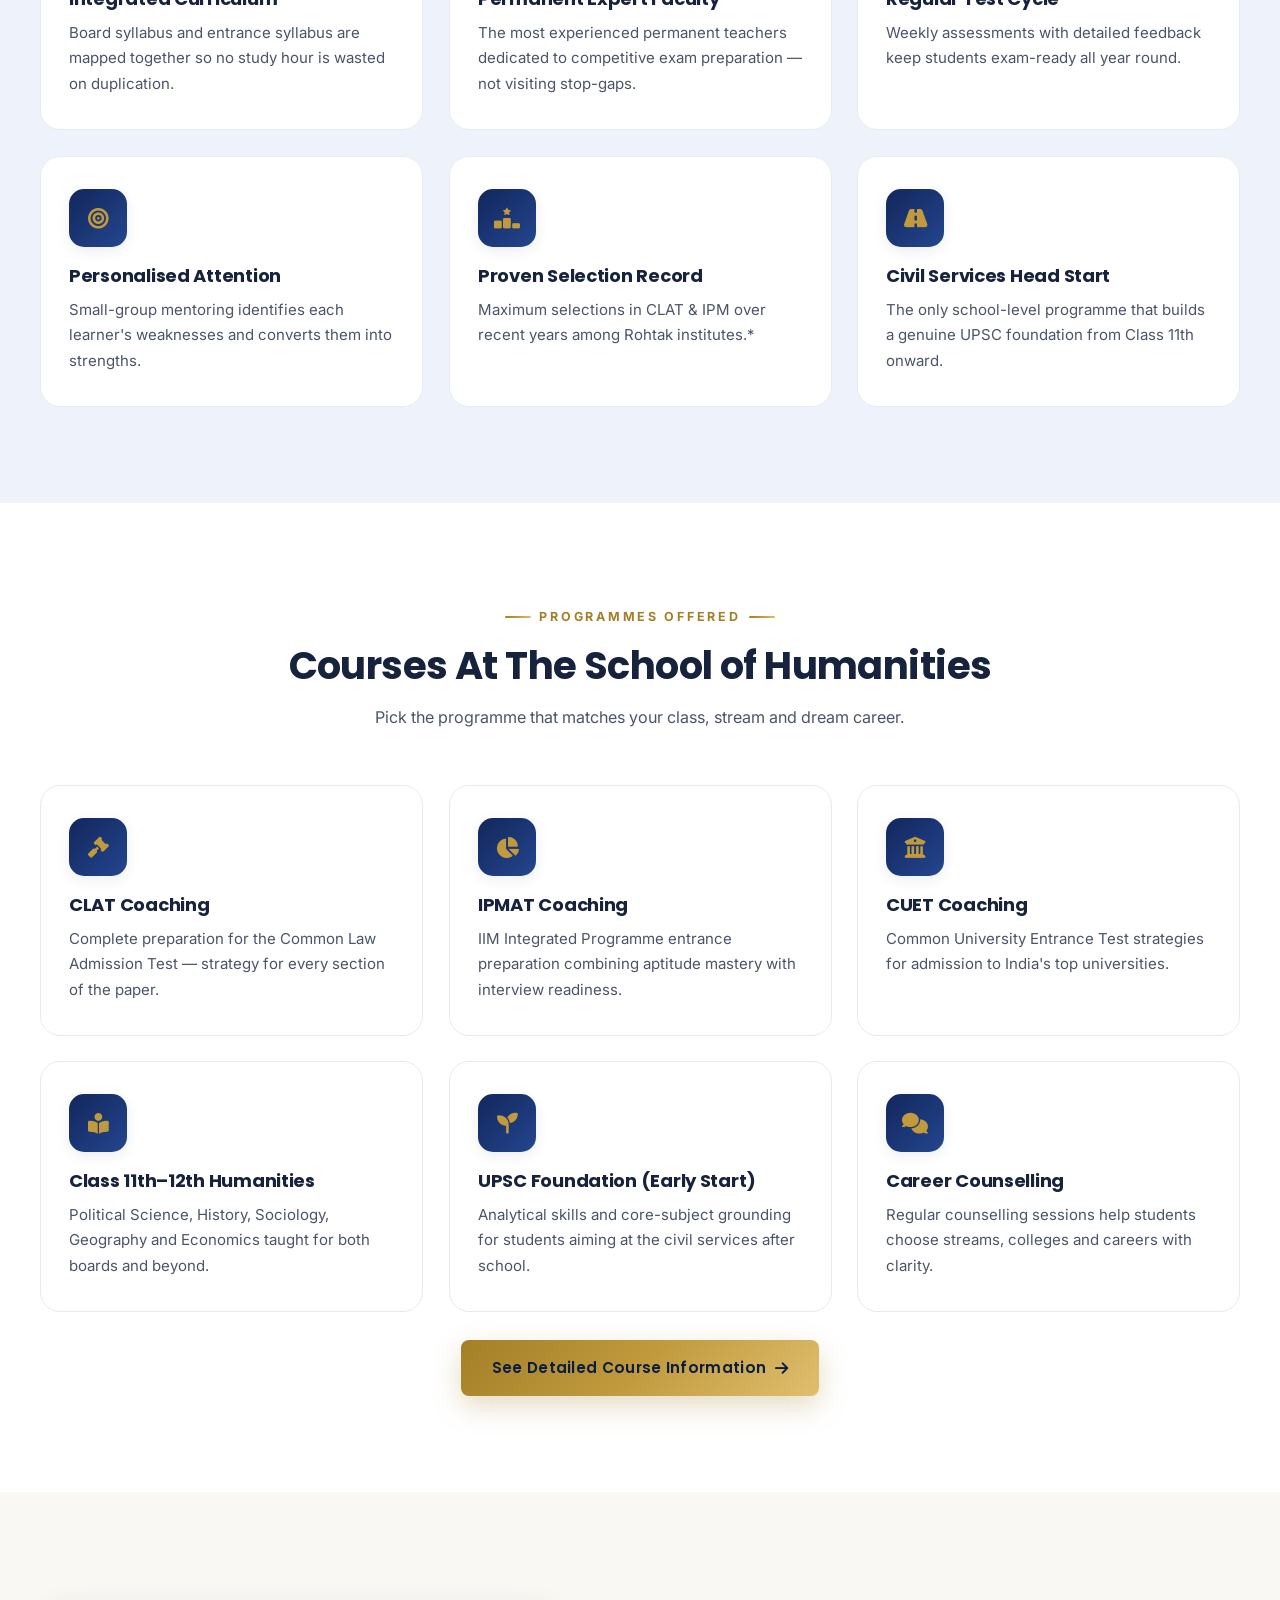
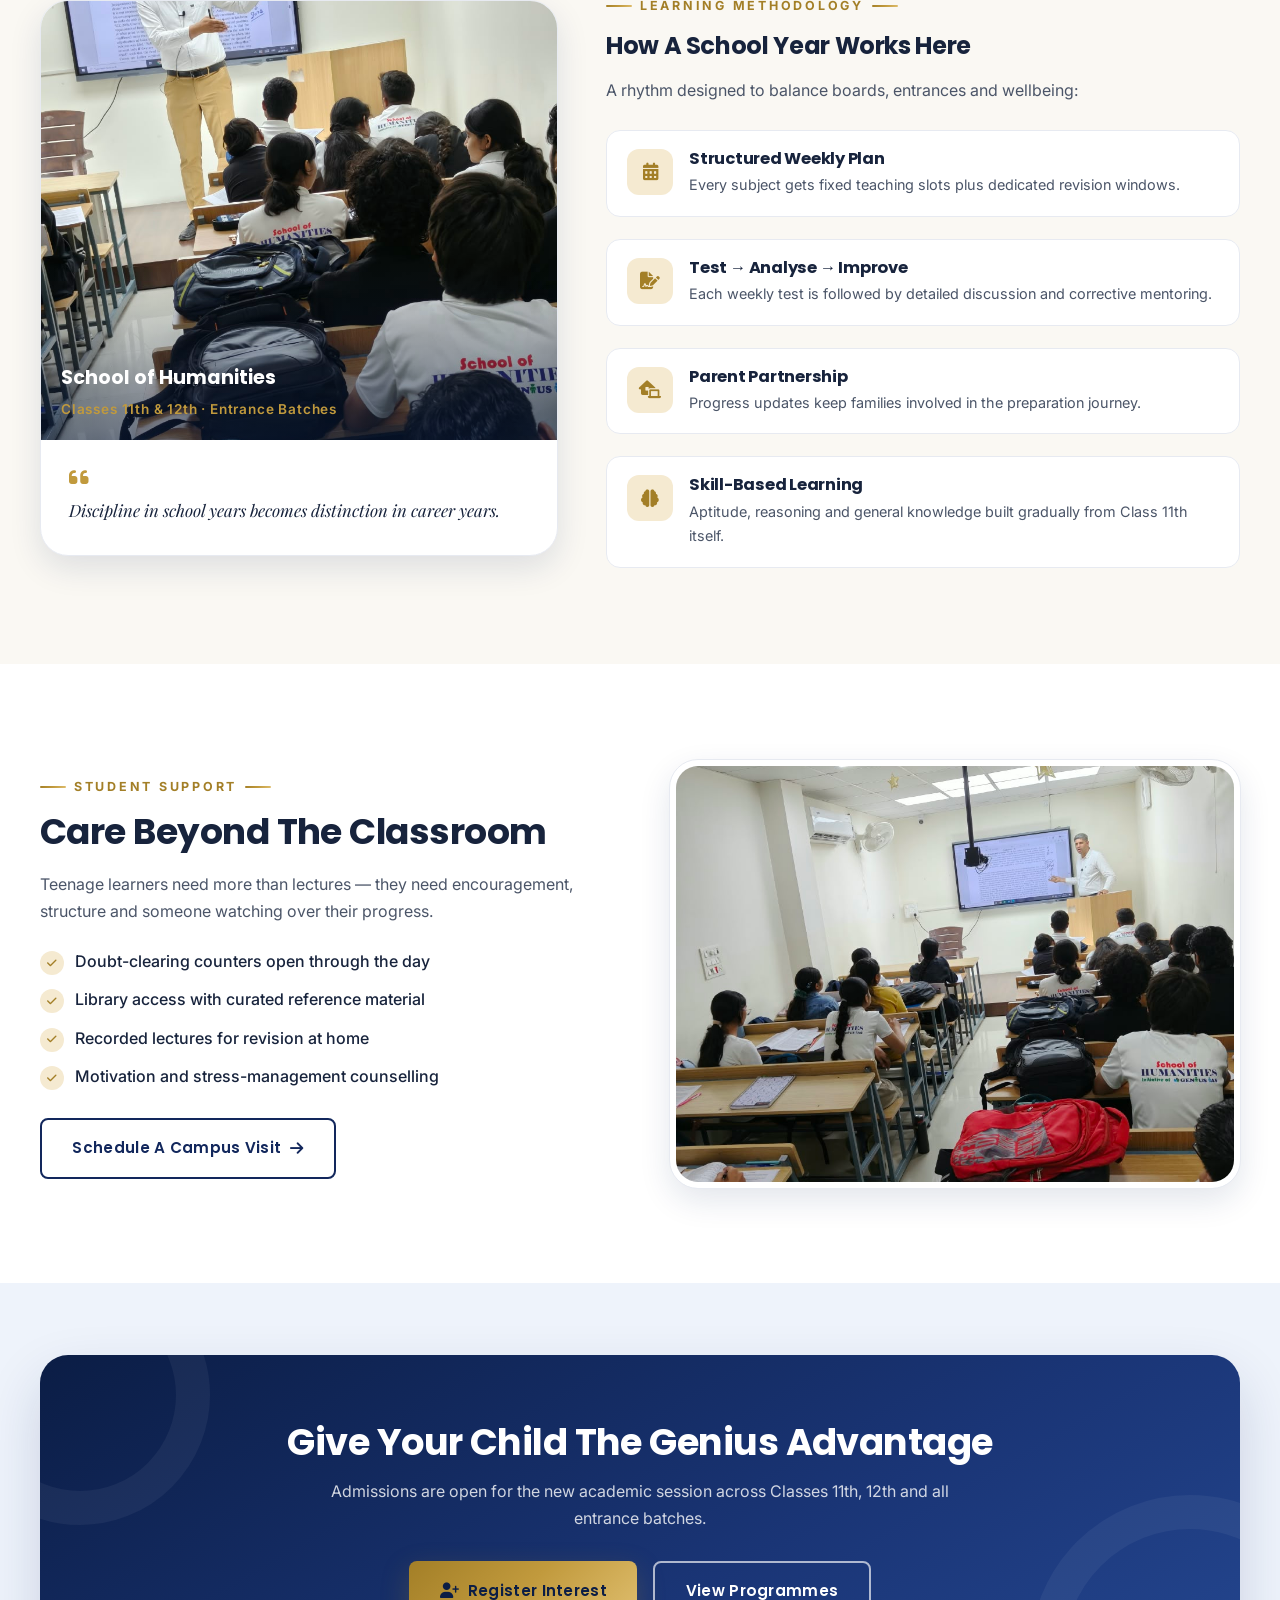
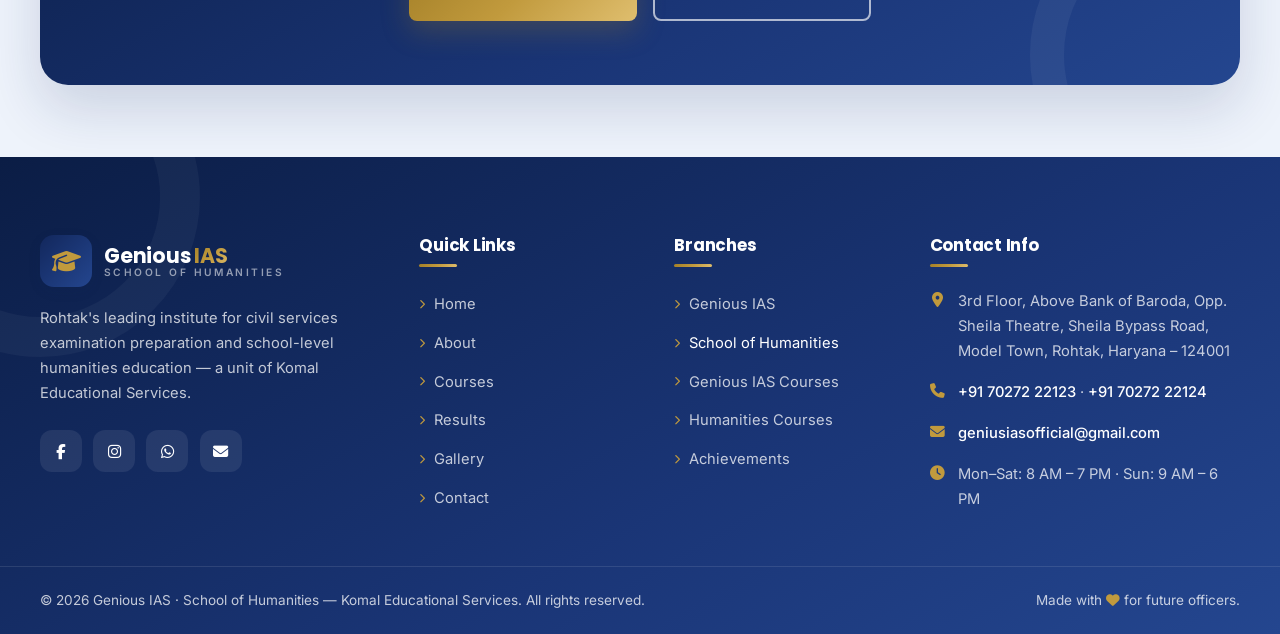
<file: school-of-humanities.html>
<!DOCTYPE html>
<html lang="en">
<head>
  <meta charset="UTF-8">
  <meta name="viewport" content="width=device-width, initial-scale=1.0">
  <title>School of Humanities | CLAT, IPMAT, CUET &amp; Class 11th–12th — Genious IAS Rohtak</title>
  <meta name="description" content="The School of Humanities at Genious IAS Rohtak — integrated Class 11th &amp; 12th humanities education with UPSC Foundation, CLAT, IPMAT and CUET preparation by permanent expert faculty.">
  <link rel="preconnect" href="https://fonts.googleapis.com">
  <link rel="preconnect" href="https://fonts.gstatic.com" crossorigin>
  <link href="https://fonts.googleapis.com/css2?family=Inter:wght@400;500;600&family=Playfair+Display:ital,wght@0,600;0,700;0,800;1,600&family=Poppins:wght@500;600;700&display=swap" rel="stylesheet">
  <link rel="stylesheet" href="https://cdnjs.cloudflare.com/ajax/libs/font-awesome/6.5.2/css/all.min.css">
  <link rel="stylesheet" href="css/style.css">
</head>
<body data-page="school-of-humanities.html">

  <a class="skip-link" href="#main">Skip to main content</a>

  <!-- ==================== PRELOADER ==================== -->
  <div class="preloader" id="preloader" aria-hidden="true">
    <div class="preloader-inner">
      <div class="preloader-logo"><i class="fa-solid fa-landmark"></i></div>
      <div class="preloader-text">Genious IAS</div>
      <div class="preloader-sub">School of Humanities</div>
      <div class="preloader-bar"><span></span></div>
    </div>
  </div>

  <!-- ==================== HEADER / NAVBAR ==================== -->
  <header class="site-header" id="siteHeader">
    <div class="container nav-inner">
      <a class="brand" href="index.html" aria-label="Genious IAS — Home">
        <span class="brand-logo"><i class="fa-solid fa-graduation-cap"></i></span>
        <span class="brand-text">
          <span class="brand-name">Genious <em>IAS</em></span>
          <span class="brand-tag">School of Humanities</span>
        </span>
      </a>

      <nav class="nav-menu" id="navMenu" aria-label="Primary navigation">
        <ul class="nav-list">
          <li><a class="nav-link" href="index.html">Home</a></li>

          <li class="dropdown">
            <button class="nav-link dropdown-toggle active" type="button" aria-expanded="false" aria-haspopup="true">
              About <i class="fa-solid fa-chevron-down"></i>
            </button>
            <ul class="dropdown-menu">
              <li><a href="about.html">About Overview</a></li>
              <li><a href="genius-ias.html"><i class="fa-solid fa-building-columns"></i> Genious IAS</a></li>
              <li><a class="active" aria-current="page" href="school-of-humanities.html"><i class="fa-solid fa-scale-balanced"></i> School of Humanities</a></li>
            </ul>
          </li>

          <li class="dropdown">
            <button class="nav-link dropdown-toggle" type="button" aria-expanded="false" aria-haspopup="true">
              Courses <i class="fa-solid fa-chevron-down"></i>
            </button>
            <ul class="dropdown-menu">
              <li><a href="courses.html">All Programmes Overview</a></li>
              <li><a href="genius-ias-courses.html"><i class="fa-solid fa-user-tie"></i> Genious IAS Courses</a></li>
              <li><a href="humanities-courses.html"><i class="fa-solid fa-book-open"></i> School of Humanities Courses</a></li>
            </ul>
          </li>

          <li><a class="nav-link" href="results.html">Results</a></li>
          <li><a class="nav-link" href="gallery.html">Gallery</a></li>
          <li><a class="nav-link" href="contact.html">Contact Us</a></li>

          <li class="nav-enquire-mobile"><a class="btn btn-gold btn-sm" href="contact.html">Enquire Now</a></li>
        </ul>
      </nav>

      <div class="nav-actions">
        <a class="btn btn-gold btn-sm nav-enquire" href="contact.html"><i class="fa-solid fa-pen-to-square"></i> Enquire Now</a>
        <button class="hamburger" id="hamburger" type="button" aria-label="Toggle navigation menu" aria-expanded="false" aria-controls="navMenu">
          <span></span><span></span><span></span>
        </button>
      </div>
    </div>
  </header>
  <div class="mobile-overlay" id="mobileOverlay" aria-hidden="true"></div>

  <main id="main">

    <!-- ==================== BRANCH HERO ==================== -->
    <section class="page-hero">
      <div class="container">
        <nav class="breadcrumb" aria-label="Breadcrumb">
          <a href="index.html">Home</a>
          <i class="fa-solid fa-chevron-right"></i>
          <a href="about.html">About</a>
          <i class="fa-solid fa-chevron-right"></i>
          <span>School of Humanities</span>
        </nav>
        <h1>The School of Humanities</h1>
        <p>Where board excellence meets early competitive success — CLAT, IPMAT &amp; CUET preparation alongside Classes 11th &amp; 12th.</p>
      </div>
    </section>

    <!-- ==================== INTRODUCTION ==================== -->
    <section class="section bg-white" aria-labelledby="soh-intro-heading">
      <div class="container split">
        <div class="split-media reveal-left">
          <img src="genious websites pics/Codex Image Aug 27, 2026, 05_40_46 PM.png" alt="School of Humanities students in a lecture hall" loading="lazy" width="800" height="600">
          <div class="media-badge">
            <i class="fa-solid fa-scale-balanced"></i>
            <span>
              <strong>CLAT · IPMAT · CUET</strong>
              <small>+ UPSC Foundation for school students</small>
            </span>
          </div>
        </div>
        <div class="split-content reveal-right">
          <span class="section-tag">Branch Introduction</span>
          <h2 id="soh-intro-heading">Strong Foundations Today, Selections Tomorrow</h2>
          <p>
            The School of Humanities is the young scholars' wing of Genious IAS. It prepares
            <strong>Class 11th &amp; 12th students</strong> across the full humanities spectrum —
            Political Science, History, Sociology, Geography and Economics — while simultaneously
            training them for <strong>CLAT</strong>, <strong>IPMAT</strong> and <strong>CUET</strong>.
          </p>
          <p>
            The branch is recognised for producing the <strong>maximum selections in CLAT &amp; IPM
            over recent years*</strong>, backed by the most experienced and permanent faculty dedicated
            to competitive exam preparation in Rohtak.
          </p>
          <ul class="tick-list">
            <li><i class="fa-solid fa-check"></i> Focused preparation + regular tests + personalised attention</li>
            <li><i class="fa-solid fa-check"></i> One roof for boards, law, management and university entrances</li>
            <li><i class="fa-solid fa-check"></i> Early civil-services foundation for future aspirants</li>
          </ul>
          <p class="form-note mt-2"><i class="fa-solid fa-circle-info"></i> Claims marked * are drawn from the institute's published programme information.</p>
        </div>
      </div>
    </section>

    <!-- ==================== WHY THIS BRANCH ==================== -->
    <section class="section bg-blue" aria-labelledby="soh-why-heading">
      <div class="container">
        <div class="section-head reveal">
          <span class="section-tag">Why Choose Us</span>
          <h2 id="soh-why-heading">A Dual Advantage No Other Institute Offers</h2>
          <p>School academics and entrance preparation are usually competing priorities. Here, they are one integrated plan.</p>
        </div>

        <div class="features-grid">
          <article class="feature-card reveal" data-delay="0">
            <span class="feature-icon"><i class="fa-solid fa-layer-group"></i></span>
            <h3>Integrated Curriculum</h3>
            <p>Board syllabus and entrance syllabus are mapped together so no study hour is wasted on duplication.</p>
          </article>
          <article class="feature-card reveal" data-delay="100">
            <span class="feature-icon"><i class="fa-solid fa-user-graduate"></i></span>
            <h3>Permanent Expert Faculty</h3>
            <p>The most experienced permanent teachers dedicated to competitive exam preparation — not visiting stop-gaps.</p>
          </article>
          <article class="feature-card reveal" data-delay="200">
            <span class="feature-icon"><i class="fa-solid fa-file-circle-check"></i></span>
            <h3>Regular Test Cycle</h3>
            <p>Weekly assessments with detailed feedback keep students exam-ready all year round.</p>
          </article>
          <article class="feature-card reveal" data-delay="300">
            <span class="feature-icon"><i class="fa-solid fa-bullseye"></i></span>
            <h3>Personalised Attention</h3>
            <p>Small-group mentoring identifies each learner's weaknesses and converts them into strengths.</p>
          </article>
          <article class="feature-card reveal" data-delay="400">
            <span class="feature-icon"><i class="fa-solid fa-ranking-star"></i></span>
            <h3>Proven Selection Record</h3>
            <p>Maximum selections in CLAT &amp; IPM over recent years among Rohtak institutes.*</p>
          </article>
          <article class="feature-card reveal" data-delay="500">
            <span class="feature-icon"><i class="fa-solid fa-road"></i></span>
            <h3>Civil Services Head Start</h3>
            <p>The only school-level programme that builds a genuine UPSC foundation from Class 11th onward.</p>
          </article>
        </div>
      </div>
    </section>

    <!-- ==================== PROGRAMMES ==================== -->
    <section class="section bg-white" aria-labelledby="soh-programs-heading">
      <div class="container">
        <div class="section-head reveal">
          <span class="section-tag">Programmes Offered</span>
          <h2 id="soh-programs-heading">Courses At The School of Humanities</h2>
          <p>Pick the programme that matches your class, stream and dream career.</p>
        </div>

        <div class="features-grid">
          <article class="feature-card reveal" data-delay="0">
            <span class="feature-icon"><i class="fa-solid fa-gavel"></i></span>
            <h3>CLAT Coaching</h3>
            <p>Complete preparation for the Common Law Admission Test — strategy for every section of the paper.</p>
          </article>
          <article class="feature-card reveal" data-delay="100">
            <span class="feature-icon"><i class="fa-solid fa-chart-pie"></i></span>
            <h3>IPMAT Coaching</h3>
            <p>IIM Integrated Programme entrance preparation combining aptitude mastery with interview readiness.</p>
          </article>
          <article class="feature-card reveal" data-delay="200">
            <span class="feature-icon"><i class="fa-solid fa-building-columns"></i></span>
            <h3>CUET Coaching</h3>
            <p>Common University Entrance Test strategies for admission to India's top universities.</p>
          </article>
          <article class="feature-card reveal" data-delay="300">
            <span class="feature-icon"><i class="fa-solid fa-book-open-reader"></i></span>
            <h3>Class 11th–12th Humanities</h3>
            <p>Political Science, History, Sociology, Geography and Economics taught for both boards and beyond.</p>
          </article>
          <article class="feature-card reveal" data-delay="400">
            <span class="feature-icon"><i class="fa-solid fa-seedling"></i></span>
            <h3>UPSC Foundation (Early Start)</h3>
            <p>Analytical skills and core-subject grounding for students aiming at the civil services after school.</p>
          </article>
          <article class="feature-card reveal" data-delay="500">
            <span class="feature-icon"><i class="fa-solid fa-comments"></i></span>
            <h3>Career Counselling</h3>
            <p>Regular counselling sessions help students choose streams, colleges and careers with clarity.</p>
          </article>
        </div>

        <div class="text-center mt-3 reveal">
          <a class="btn btn-gold" href="humanities-courses.html">See Detailed Course Information <i class="fa-solid fa-arrow-right"></i></a>
        </div>
      </div>
    </section>

    <!-- ==================== LEARNING METHODOLOGY ==================== -->
    <section class="section bg-ivory" aria-labelledby="soh-method-heading">
      <div class="container mentor-grid">
        <figure class="mentor-card reveal-left">
          <div class="mentor-photo">
            <img src="genious websites pics/WhatsApp Image 2026-08-27 at 9.37.58 AM (2).jpeg" alt="Interactive classroom at the School of Humanities" loading="lazy" width="640" height="540">
            <figcaption class="mentor-nameplate">
              <strong>School of Humanities</strong>
              <span>Classes 11th &amp; 12th · Entrance Batches</span>
            </figcaption>
          </div>
          <blockquote class="mentor-quote">
            <i class="fa-solid fa-quote-left"></i>
            Discipline in school years becomes distinction in career years.
          </blockquote>
        </figure>

        <div class="reveal-right">
          <span class="section-tag">Learning Methodology</span>
          <h2 id="soh-method-heading">How A School Year Works Here</h2>
          <p class="mt-2">A rhythm designed to balance boards, entrances and wellbeing:</p>
          <div class="method-list">
            <div class="method-item">
              <span class="mi-icon"><i class="fa-solid fa-calendar-days"></i></span>
              <div>
                <h4>Structured Weekly Plan</h4>
                <p>Every subject gets fixed teaching slots plus dedicated revision windows.</p>
              </div>
            </div>
            <div class="method-item">
              <span class="mi-icon"><i class="fa-solid fa-file-signature"></i></span>
              <div>
                <h4>Test → Analyse → Improve</h4>
                <p>Each weekly test is followed by detailed discussion and corrective mentoring.</p>
              </div>
            </div>
            <div class="method-item">
              <span class="mi-icon"><i class="fa-solid fa-house-laptop"></i></span>
              <div>
                <h4>Parent Partnership</h4>
                <p>Progress updates keep families involved in the preparation journey.</p>
              </div>
            </div>
            <div class="method-item">
              <span class="mi-icon"><i class="fa-solid fa-brain"></i></span>
              <div>
                <h4>Skill-Based Learning</h4>
                <p>Aptitude, reasoning and general knowledge built gradually from Class 11th itself.</p>
              </div>
            </div>
          </div>
        </div>
      </div>
    </section>

    <!-- ==================== STUDENT SUPPORT ==================== -->
    <section class="section bg-white" aria-labelledby="soh-support-heading">
      <div class="container split">
        <div class="split-content reveal-left">
          <span class="section-tag">Student Support</span>
          <h2 id="soh-support-heading">Care Beyond The Classroom</h2>
          <p>Teenage learners need more than lectures — they need encouragement, structure and someone watching over their progress.</p>
          <ul class="tick-list">
            <li><i class="fa-solid fa-check"></i> Doubt-clearing counters open through the day</li>
            <li><i class="fa-solid fa-check"></i> Library access with curated reference material</li>
            <li><i class="fa-solid fa-check"></i> Recorded lectures for revision at home</li>
            <li><i class="fa-solid fa-check"></i> Motivation and stress-management counselling</li>
          </ul>
          <div class="mt-3">
            <a class="btn btn-outline" href="contact.html">Schedule A Campus Visit <i class="fa-solid fa-arrow-right"></i></a>
          </div>
        </div>
        <div class="split-media reveal-right">
          <img src="genious websites pics/WhatsApp Image 2026-08-27 at 9.37.58 AM.jpeg" alt="Reading area used by School of Humanities students" loading="lazy" width="800" height="600">
        </div>
      </div>
    </section>

    <!-- ==================== CTA ==================== -->
    <section class="section-sm bg-blue" aria-label="Call to action">
      <div class="container">
        <div class="cta-band reveal-zoom">
          <h2>Give Your Child The Genius Advantage</h2>
          <p>Admissions are open for the new academic session across Classes 11th, 12th and all entrance batches.</p>
          <div class="cta-actions">
            <a class="btn btn-gold" href="contact.html"><i class="fa-solid fa-user-plus"></i> Register Interest</a>
            <a class="btn btn-outline-light" href="humanities-courses.html">View Programmes</a>
          </div>
        </div>
      </div>
    </section>
  </main>

  <!-- ==================== FOOTER ==================== -->
  <footer class="site-footer">
    <div class="container footer-main">
      <div class="footer-brand">
        <a class="brand" href="index.html" aria-label="Genious IAS home">
          <span class="brand-logo"><i class="fa-solid fa-graduation-cap"></i></span>
          <span class="brand-text">
            <span class="brand-name">Genious <em>IAS</em></span>
            <span class="brand-tag">School of Humanities</span>
          </span>
        </a>
        <p>
          Rohtak's leading institute for civil services examination preparation and school-level
          humanities education — a unit of Komal Educational Services.
        </p>
        <div class="footer-social">
          <a href="https://www.facebook.com/geniusiasofficial/" target="_blank" rel="noopener" aria-label="Facebook"><i class="fa-brands fa-facebook-f"></i></a>
          <a href="https://www.instagram.com/geniusias" target="_blank" rel="noopener" aria-label="Instagram"><i class="fa-brands fa-instagram"></i></a>
          <a href="https://api.whatsapp.com/send?phone=917027222123" target="_blank" rel="noopener" aria-label="WhatsApp"><i class="fa-brands fa-whatsapp"></i></a>
          <a href="mailto:geniusiasofficial@gmail.com" aria-label="Email"><i class="fa-solid fa-envelope"></i></a>
        </div>
      </div>

      <div class="footer-col">
        <h4>Quick Links</h4>
        <ul class="footer-links">
          <li><a href="index.html"><i class="fa-solid fa-chevron-right"></i> Home</a></li>
          <li><a href="about.html"><i class="fa-solid fa-chevron-right"></i> About</a></li>
          <li><a href="courses.html"><i class="fa-solid fa-chevron-right"></i> Courses</a></li>
          <li><a href="results.html"><i class="fa-solid fa-chevron-right"></i> Results</a></li>
          <li><a href="gallery.html"><i class="fa-solid fa-chevron-right"></i> Gallery</a></li>
          <li><a href="contact.html"><i class="fa-solid fa-chevron-right"></i> Contact</a></li>
        </ul>
      </div>

      <div class="footer-col">
        <h4>Branches</h4>
        <ul class="footer-links">
          <li><a href="genius-ias.html"><i class="fa-solid fa-chevron-right"></i> Genious IAS</a></li>
          <li><a href="school-of-humanities.html"><i class="fa-solid fa-chevron-right"></i> School of Humanities</a></li>
          <li><a href="genius-ias-courses.html"><i class="fa-solid fa-chevron-right"></i> Genious IAS Courses</a></li>
          <li><a href="humanities-courses.html"><i class="fa-solid fa-chevron-right"></i> Humanities Courses</a></li>
          <li><a href="results.html"><i class="fa-solid fa-chevron-right"></i> Achievements</a></li>
        </ul>
      </div>

      <div class="footer-col">
        <h4>Contact Info</h4>
        <ul class="footer-contact">
          <li>
            <i class="fa-solid fa-location-dot"></i>
            <span>3rd Floor, Above Bank of Baroda, Opp. Sheila Theatre, Sheila Bypass Road, Model Town, Rohtak, Haryana – 124001</span>
          </li>
          <li>
            <i class="fa-solid fa-phone"></i>
            <span><a href="tel:+917027222123">+91 70272 22123</a> · <a href="tel:+917027222124">+91 70272 22124</a></span>
          </li>
          <li>
            <i class="fa-solid fa-envelope"></i>
            <a href="mailto:geniusiasofficial@gmail.com">geniusiasofficial@gmail.com</a>
          </li>
          <li>
            <i class="fa-solid fa-clock"></i>
            <span>Mon–Sat: 8 AM – 7 PM · Sun: 9 AM – 6 PM</span>
          </li>
        </ul>
      </div>
    </div>

    <div class="footer-bottom">
      <div class="container">
        <p>© <span id="year">2026</span> Genious IAS · School of Humanities — Komal Educational Services. All rights reserved.</p>
        <p>Made with <span class="gold-heart"><i class="fa-solid fa-heart"></i></span> for future officers.</p>
      </div>
    </div>
  </footer>

  <!-- ==================== BACK TO TOP ==================== -->
  <button class="back-to-top" id="backToTop" type="button" aria-label="Back to top">
    <i class="fa-solid fa-chevron-up"></i>
  </button>

  <script src="js/script.js"></script>
</body>
</html>
</file>
<file: css/style.css>
/* ==========================================================================
   GENIOUS IAS — SCHOOL OF HUMANITIES
   Premium Multipage Coaching Institute Website
   StyleSheet: css/style.css
   Tech: HTML5 + CSS3 + Vanilla JS (no frameworks)
   --------------------------------------------------------------------------
   TABLE OF CONTENTS
   01. CSS Variables & Design Tokens
   02. Reset & Base Styles
   03. Typography & Utilities
   04. Buttons
   05. Preloader
   06. Header / Navbar / Dropdowns / Mobile Menu
   07. Page Hero (inner pages) & Breadcrumbs
   08. Home Hero
   09. Stats Band & Counters
   10. Section Headings
   11. Split / About Sections
   12. Branch Showcase Cards
   13. Feature Cards (Why Choose Us)
   14. Course Cards & Accordions
   15. Faculty / Mentor Section
   16. Results (band, filters, cards)
   17. Testimonials
   18. Gallery (preview grid, gallery page, hover effects)
   19. CTA Bands
   20. Contact Info & Forms
   21. FAQ Accordion
   22. Footer
   23. Lightbox
   24. Back To Top
   25. Scroll Reveal System
   26. Keyframes
   27. Responsive Media Queries
   ========================================================================== */

/* ============================== 01. VARIABLES ============================ */
:root {
  /* Colour palette — premium light academic theme */
  --white: #ffffff;
  --ivory: #faf8f3;
  --ivory-deep: #f4f0e6;
  --blue-tint: #eef3fb;
  --navy-900: #0b1d45;
  --navy-800: #12275c;
  --navy-700: #1a3576;
  --navy-600: #24468f;
  --ink: #17233c;
  --body-clr: #4b5568;
  --muted: #7b8598;
  --gold: #c19a3d;
  --gold-dark: #a37f27;
  --gold-light: #f5ead1;
  --line: #e7eaf1;
  --line-gold: #e9dcc0;

  --success: #1e7e4d;
  --success-bg: #e9f7ef;
  --error: #c0392b;
  --error-bg: #fdedeb;

  /* Gradients */
  --grad-navy: linear-gradient(135deg, #12275c 0%, #24468f 100%);
  --grad-navy-deep: linear-gradient(150deg, #0b1d45 0%, #1a3576 60%, #24468f 100%);
  --grad-gold: linear-gradient(135deg, #a37f27 0%, #c19a3d 50%, #dfbe6e 100%);
  --grad-hero-bg:
    radial-gradient(1100px 520px at 88% -8%, rgba(36, 70, 143, 0.12), transparent 62%),
    radial-gradient(820px 480px at -6% 30%, rgba(193, 154, 61, 0.14), transparent 58%),
    linear-gradient(180deg, #fbfaf6 0%, #ffffff 100%);

  /* Shadows */
  --shadow-xs: 0 2px 6px rgba(18, 39, 92, 0.06);
  --shadow-sm: 0 4px 14px rgba(18, 39, 92, 0.08);
  --shadow-md: 0 12px 32px rgba(18, 39, 92, 0.12);
  --shadow-lg: 0 24px 56px rgba(18, 39, 92, 0.16);
  --shadow-gold: 0 10px 28px rgba(163, 127, 39, 0.28);

  /* Radii */
  --r-sm: 8px;
  --r-md: 14px;
  --r-lg: 20px;
  --r-xl: 28px;

  /* Type */
  --font-display: 'Playfair Display', Georgia, serif;
  --font-head: 'Poppins', 'Segoe UI', sans-serif;
  --font-body: 'Inter', 'Segoe UI', sans-serif;

  /* Layout */
  --nav-h: 84px;
  --container: 1200px;
  --transition: all 0.35s cubic-bezier(0.25, 0.8, 0.3, 1);
}

/* ============================== 02. RESET & BASE ========================= */
*,
*::before,
*::after {
  margin: 0;
  padding: 0;
  box-sizing: border-box;
}

html {
  scroll-behavior: smooth;
  -webkit-text-size-adjust: 100%;
}

body {
  font-family: var(--font-body);
  font-size: 1rem;
  line-height: 1.7;
  color: var(--body-clr);
  background: var(--white);
  overflow-x: hidden;
}

img,
video {
  max-width: 100%;
  display: block;
}

img {
  height: auto;
}

ul,
ol {
  list-style: none;
}

a {
  text-decoration: none;
  color: inherit;
  transition: color 0.25s ease;
}

button {
  font-family: inherit;
  background: none;
  border: none;
  cursor: pointer;
  color: inherit;
}

input,
select,
textarea {
  font-family: inherit;
  font-size: 1rem;
}

h1, h2, h3, h4, h5 {
  font-family: var(--font-head);
  color: var(--ink);
  line-height: 1.25;
  letter-spacing: -0.015em;
}

strong { color: var(--ink); }

::selection {
  background: rgba(193, 154, 61, 0.28);
  color: var(--navy-900);
}

/* Visible focus for keyboard users */
:focus-visible {
  outline: 3px solid rgba(36, 70, 143, 0.55);
  outline-offset: 3px;
  border-radius: 4px;
}

/* Skip link (accessibility) */
.skip-link {
  position: fixed;
  top: -100px;
  left: 16px;
  z-index: 3000;
  background: var(--navy-800);
  color: #fff;
  padding: 0.65rem 1.2rem;
  border-radius: var(--r-sm);
  font-weight: 600;
  transition: top 0.3s ease;
}
.skip-link:focus { top: 14px; }

/* ============================== 03. TYPOGRAPHY & UTILS =================== */
.container {
  width: min(var(--container), 100% - 48px);
  margin-inline: auto;
}

.section { padding: 96px 0; }
.section-sm { padding: 72px 0; }
.bg-ivory { background: var(--ivory); }
.bg-blue { background: var(--blue-tint); }
.bg-white { background: var(--white); }

.text-center { text-align: center; }

.gold-text {
  background: var(--grad-gold);
  -webkit-background-clip: text;
  background-clip: text;
  -webkit-text-fill-color: transparent;
  color: transparent;
}

.navy-text { color: var(--navy-800); }

.mt-1 { margin-top: 0.5rem; }
.mt-2 { margin-top: 1rem; }
.mt-3 { margin-top: 1.75rem; }

/* ============================== 04. BUTTONS =============================== */
.btn {
  display: inline-flex;
  align-items: center;
  justify-content: center;
  gap: 0.55rem;
  font-family: var(--font-head);
  font-size: 0.95rem;
  font-weight: 600;
  letter-spacing: 0.02em;
  padding: 0.95rem 1.9rem;
  border-radius: var(--r-sm);
  position: relative;
  overflow: hidden;
  transition: var(--transition);
  white-space: nowrap;
}

.btn i { transition: transform 0.3s ease; }
.btn:hover i.fa-arrow-right { transform: translateX(4px); }

/* Primary — navy gradient */
.btn-primary {
  background: var(--grad-navy);
  color: #fff;
  box-shadow: var(--shadow-sm);
}
.btn-primary:hover {
  transform: translateY(-3px);
  box-shadow: var(--shadow-md);
}

/* Gold accent */
.btn-gold {
  background: var(--grad-gold);
  color: var(--navy-900);
  box-shadow: var(--shadow-gold);
}
.btn-gold:hover {
  transform: translateY(-3px);
  box-shadow: 0 16px 34px rgba(163, 127, 39, 0.38);
}

/* Outline on light */
.btn-outline {
  border: 2px solid var(--navy-800);
  color: var(--navy-800);
  background: transparent;
}
.btn-outline:hover {
  background: var(--navy-800);
  color: #fff;
  transform: translateY(-3px);
}

/* Outline on dark band */
.btn-outline-light {
  border: 2px solid rgba(255, 255, 255, 0.65);
  color: #fff;
  background: transparent;
}
.btn-outline-light:hover {
  background: #fff;
  color: var(--navy-800);
  transform: translateY(-3px);
}

.btn-white {
  background: #fff;
  color: var(--navy-800);
  box-shadow: var(--shadow-sm);
}
.btn-white:hover { transform: translateY(-3px); box-shadow: var(--shadow-md); }

.btn-sm { padding: 0.6rem 1.25rem; font-size: 0.87rem; }
.btn-block { width: 100%; }
.btn .fa-play { font-size: 0.8em; }

/* Shine sweep effect on primary buttons */
.btn-primary::after,
.btn-gold::after {
  content: "";
  position: absolute;
  inset: 0;
  background: linear-gradient(105deg, transparent 40%, rgba(255, 255, 255, 0.35) 50%, transparent 60%);
  transform: translateX(-120%);
  transition: transform 0.7s ease;
}
.btn-primary:hover::after,
.btn-gold:hover::after { transform: translateX(120%); }

/* ============================== 05. PRELOADER ============================= */
.preloader {
  position: fixed;
  inset: 0;
  z-index: 5000;
  display: flex;
  align-items: center;
  justify-content: center;
  background: var(--ivory);
  transition: opacity 0.6s ease, visibility 0.6s ease;
}
.preloader.loaded {
  opacity: 0;
  visibility: hidden;
  pointer-events: none;
}
.preloader-inner {
  text-align: center;
  animation: fadeUp 0.8s ease both;
}
.preloader-logo {
  width: 86px;
  height: 86px;
  margin: 0 auto 18px;
  border-radius: 50%;
  display: grid;
  place-items: center;
  background: var(--grad-navy);
  color: var(--gold);
  font-size: 2rem;
  box-shadow: var(--shadow-md);
  animation: pulseRing 1.8s ease-in-out infinite;
}
.preloader-text {
  font-family: var(--font-display);
  font-size: 1.6rem;
  font-weight: 700;
  color: var(--navy-800);
  letter-spacing: 0.04em;
}
.preloader-sub {
  font-size: 0.78rem;
  letter-spacing: 0.32em;
  text-transform: uppercase;
  color: var(--gold-dark);
  margin-top: 4px;
}
.preloader-bar {
  width: 180px;
  height: 3px;
  background: var(--line);
  border-radius: 99px;
  margin: 20px auto 0;
  overflow: hidden;
}
.preloader-bar span {
  display: block;
  height: 100%;
  width: 40%;
  border-radius: 99px;
  background: var(--grad-gold);
  animation: loadSlide 1.1s ease-in-out infinite;
}

/* ============================== 06. HEADER / NAVBAR ======================= */
.site-header {
  position: fixed;
  top: 0;
  left: 0;
  right: 0;
  z-index: 1000;
  height: var(--nav-h);
  display: flex;
  align-items: center;
  background: rgba(255, 255, 255, 0.82);
  backdrop-filter: blur(14px);
  -webkit-backdrop-filter: blur(14px);
  border-bottom: 1px solid transparent;
  transition: var(--transition);
}
.site-header.scrolled {
  background: rgba(255, 255, 255, 0.96);
  border-bottom-color: var(--line);
  box-shadow: 0 8px 30px rgba(18, 39, 92, 0.09);
  height: 72px;
}

.nav-inner {
  display: flex;
  align-items: center;
  justify-content: space-between;
  gap: 1.5rem;
}

/* Brand */
.brand {
  display: inline-flex;
  align-items: center;
  gap: 0.75rem;
  flex-shrink: 0;
}
.brand-logo {
  width: 52px;
  height: 52px;
  border-radius: 14px;
  display: grid;
  place-items: center;
  background: var(--grad-navy);
  color: var(--gold);
  font-size: 1.45rem;
  box-shadow: var(--shadow-sm);
  transition: var(--transition);
}
.brand:hover .brand-logo { transform: rotate(-6deg) scale(1.05); }
.brand-text { display: flex; flex-direction: column; line-height: 1.15; }
.brand-name {
  font-family: var(--font-head);
  font-weight: 700;
  font-size: 1.28rem;
  color: var(--navy-900);
  letter-spacing: -0.01em;
}
.brand-name em {
  font-style: normal;
  background: var(--grad-gold);
  -webkit-background-clip: text;
  background-clip: text;
  -webkit-text-fill-color: transparent;
}
.brand-tag {
  font-size: 0.64rem;
  letter-spacing: 0.24em;
  text-transform: uppercase;
  color: var(--muted);
  font-weight: 600;
}

/* Desktop nav list */
.nav-list {
  display: flex;
  align-items: center;
  gap: 0.35rem;
}
.nav-list > li { position: relative; }

.nav-link {
  display: inline-flex;
  align-items: center;
  gap: 0.4rem;
  font-family: var(--font-head);
  font-size: 0.93rem;
  font-weight: 500;
  color: var(--ink);
  padding: 0.6rem 0.95rem;
  border-radius: var(--r-sm);
  position: relative;
  transition: color 0.25s ease;
}
.nav-link i { font-size: 0.62rem; transition: transform 0.3s ease; }

.nav-link::after {
  content: "";
  position: absolute;
  left: 0.95rem;
  right: 0.95rem;
  bottom: 0.25rem;
  height: 2px;
  border-radius: 2px;
  background: var(--grad-gold);
  transform: scaleX(0);
  transform-origin: left;
  transition: transform 0.3s ease;
}
.nav-link:hover,
.nav-link.active { color: var(--navy-700); }
.nav-link:hover::after,
.nav-link.active::after { transform: scaleX(1); }
.dropdown.open > .nav-link i,
.nav-link[aria-expanded="true"] i { transform: rotate(180deg); }

/* Dropdown menus */
.dropdown-menu {
  position: absolute;
  top: calc(100% + 12px);
  left: 50%;
  min-width: 250px;
  background: #fff;
  border: 1px solid var(--line);
  border-radius: var(--r-md);
  box-shadow: var(--shadow-md);
  padding: 10px;
  opacity: 0;
  visibility: hidden;
  transform: translate(-50%, 12px);
  transition: opacity 0.3s ease, transform 0.3s ease, visibility 0.3s;
  z-index: 60;
}
.dropdown-menu::before {
  content: "";
  position: absolute;
  top: -7px;
  left: 50%;
  width: 14px;
  height: 14px;
  background: #fff;
  border-left: 1px solid var(--line);
  border-top: 1px solid var(--line);
  transform: translateX(-50%) rotate(45deg);
}
.dropdown:hover .dropdown-menu,
.dropdown:focus-within .dropdown-menu,
.dropdown.open .dropdown-menu {
  opacity: 1;
  visibility: visible;
  transform: translate(-50%, 0);
}
/* Invisible bridge so hover doesn't break crossing the gap */
.dropdown::after {
  content: "";
  position: absolute;
  top: 100%;
  left: 0;
  right: 0;
  height: 14px;
}
.dropdown-menu a {
  display: flex;
  align-items: center;
  gap: 0.7rem;
  padding: 0.7rem 0.9rem;
  border-radius: 10px;
  font-weight: 500;
  font-size: 0.92rem;
  color: var(--ink);
  transition: var(--transition);
}
.dropdown-menu a i {
  font-size: 0.85rem;
  color: var(--gold-dark);
  width: 18px;
  text-align: center;
}
.dropdown-menu a:hover {
  background: var(--blue-tint);
  color: var(--navy-700);
  transform: translateX(5px);
}
.dropdown-menu li + li { margin-top: 2px; }

/* Right side actions */
.nav-actions {
  display: flex;
  align-items: center;
  gap: 1rem;
  flex-shrink: 0;
}

/* Hamburger */
.hamburger {
  display: none;
  flex-direction: column;
  justify-content: center;
  gap: 5px;
  width: 46px;
  height: 46px;
  border-radius: 10px;
  border: 1px solid var(--line);
  background: #fff;
  padding: 0 12px;
  transition: var(--transition);
}
.hamburger span {
  display: block;
  height: 2.4px;
  width: 100%;
  border-radius: 3px;
  background: var(--navy-800);
  transition: var(--transition);
}
.hamburger.active span:nth-child(1) { transform: translateY(7.4px) rotate(45deg); }
.hamburger.active span:nth-child(2) { opacity: 0; transform: scaleX(0); }
.hamburger.active span:nth-child(3) { transform: translateY(-7.4px) rotate(-45deg); }

/* Mobile menu panel + overlay */
.mobile-overlay {
  position: fixed;
  inset: 0;
  z-index: 1090;
  background: rgba(11, 29, 69, 0.45);
  backdrop-filter: blur(3px);
  opacity: 0;
  visibility: hidden;
  transition: opacity 0.4s ease, visibility 0.4s;
}
.mobile-overlay.show { opacity: 1; visibility: visible; }

@media (max-width: 1080px) {
  .nav-menu {
    position: fixed;
    top: 0;
    right: 0;
    bottom: 0;
    z-index: 1100;
    width: min(360px, 86vw);
    background: #fff;
    box-shadow: -20px 0 60px rgba(11, 29, 69, 0.18);
    transform: translateX(105%);
    transition: transform 0.45s cubic-bezier(0.22, 0.9, 0.3, 1);
    overflow-y: auto;
    overscroll-behavior: contain;
    padding: 96px 22px 40px;
  }
  .nav-menu.open { transform: translateX(0); }

  .nav-list {
    flex-direction: column;
    align-items: stretch;
    gap: 4px;
  }
  .nav-list > li { width: 100%; }
  .nav-link {
    width: 100%;
    justify-content: space-between;
    padding: 0.85rem 1rem;
    font-size: 1rem;
    border-radius: 10px;
  }
  .nav-link::after { display: none; }
  .nav-link:hover { background: var(--blue-tint); }

  /* Dropdown becomes accordion on mobile */
  .dropdown-menu {
    position: static;
    min-width: 0;
    box-shadow: none;
    border: none;
    background: var(--ivory);
    border-radius: 10px;
    padding: 6px;
    max-height: 0;
    overflow: hidden;
    opacity: 1;
    visibility: visible;
    transform: none;
    transition: max-height 0.45s ease;
  }
  .dropdown-menu::before { display: none; }
  .dropdown.open .dropdown-menu { max-height: 320px; }

  .hamburger { display: flex; z-index: 1200; }
  .nav-enquire { display: none; }
}

/* ============================== 07. PAGE HERO (INNER) ===================== */
.page-hero {
  position: relative;
  padding: calc(var(--nav-h) + 76px) 0 84px;
  background:
    radial-gradient(720px 300px at 90% 0%, rgba(193, 154, 61, 0.12), transparent 60%),
    radial-gradient(700px 340px at 4% 110%, rgba(36, 70, 143, 0.10), transparent 60%),
    var(--ivory);
  overflow: hidden;
}
.page-hero::after {
  content: "";
  position: absolute;
  right: -140px;
  top: -140px;
  width: 380px;
  height: 380px;
  border: 44px solid rgba(36, 70, 143, 0.06);
  border-radius: 50%;
  pointer-events: none;
}
.page-hero h1 {
  font-size: clamp(2.1rem, 4vw, 3rem);
  font-weight: 700;
  margin-bottom: 0.9rem;
}
.page-hero p {
  max-width: 680px;
  font-size: 1.05rem;
}
.breadcrumb {
  display: flex;
  flex-wrap: wrap;
  align-items: center;
  gap: 0.55rem;
  font-size: 0.85rem;
  font-weight: 600;
  letter-spacing: 0.05em;
  text-transform: uppercase;
  margin-bottom: 1.1rem;
  color: var(--gold-dark);
}
.breadcrumb a { color: var(--muted); }
.breadcrumb a:hover { color: var(--navy-700); }
.breadcrumb i { font-size: 0.55rem; }

/* ============================== 08. HOME HERO ============================= */
.hero {
  position: relative;
  padding: calc(var(--nav-h) + 64px) 0 110px;
  background: var(--grad-hero-bg);
  overflow: hidden;
}
.hero-grid {
  display: grid;
  grid-template-columns: 1.05fr 0.95fr;
  align-items: center;
  gap: 56px;
}

.hero-badge {
  display: inline-flex;
  align-items: center;
  gap: 0.6rem;
  background: #fff;
  border: 1px solid var(--line-gold);
  color: var(--gold-dark);
  font-weight: 600;
  font-size: 0.83rem;
  letter-spacing: 0.04em;
  padding: 0.5rem 1.1rem;
  border-radius: 99px;
  box-shadow: var(--shadow-xs);
  margin-bottom: 1.4rem;
}
.hero-badge i { color: var(--gold); }

.hero h1 {
  font-size: clamp(2.4rem, 4.6vw, 3.7rem);
  font-weight: 700;
  line-height: 1.14;
  margin-bottom: 1.25rem;
}
.hero h1 .accent-line {
  display: block;
  font-family: var(--font-display);
  background: var(--grad-navy);
  -webkit-background-clip: text;
  background-clip: text;
  -webkit-text-fill-color: transparent;
}

.hero-intro {
  font-size: 1.06rem;
  max-width: 560px;
  margin-bottom: 2rem;
}
.hero-ctas {
  display: flex;
  flex-wrap: wrap;
  gap: 0.9rem;
  margin-bottom: 2.2rem;
}
.hero-trust {
  display: flex;
  flex-wrap: wrap;
  align-items: center;
  gap: 1.4rem;
  font-size: 0.88rem;
  color: var(--muted);
}
.hero-trust i { color: var(--gold); margin-right: 0.35rem; }

/* Hero visual composition */
.hero-visual {
  position: relative;
}
.hero-img-wrap {
  position: relative;
  border-radius: var(--r-xl);
  overflow: hidden;
  box-shadow: var(--shadow-lg);
  border: 6px solid #fff;
}
.hero-img-wrap img {
  width: 100%;
  aspect-ratio: 5 / 4;
  object-fit: cover;
}
.hero-img-wrap::after {
  content: "";
  position: absolute;
  inset: 0;
  background: linear-gradient(200deg, rgba(18, 39, 92, 0) 55%, rgba(11, 29, 69, 0.42) 100%);
}
.hero-blob {
  position: absolute;
  z-index: -1;
  border-radius: 50%;
  filter: blur(2px);
}
.hero-blob-one {
  width: 220px;
  height: 220px;
  right: -60px;
  top: -60px;
  background: radial-gradient(circle at 30% 30%, rgba(223, 190, 110, 0.55), rgba(193, 154, 61, 0.15));
}
.hero-blob-two {
  width: 260px;
  height: 260px;
  left: -80px;
  bottom: -70px;
  background: radial-gradient(circle at 60% 40%, rgba(36, 70, 143, 0.28), rgba(36, 70, 143, 0.06));
}

/* Floating glass cards over hero image */
.float-card {
  position: absolute;
  z-index: 5;
  background: rgba(255, 255, 255, 0.92);
  backdrop-filter: blur(10px);
  border: 1px solid var(--line);
  border-radius: var(--r-md);
  box-shadow: var(--shadow-md);
  padding: 0.85rem 1.1rem;
  display: flex;
  align-items: center;
  gap: 0.75rem;
  animation: floatY 5s ease-in-out infinite;
}
.float-card .fc-icon {
  width: 42px;
  height: 42px;
  flex-shrink: 0;
  border-radius: 12px;
  display: grid;
  place-items: center;
  background: var(--blue-tint);
  color: var(--navy-700);
  font-size: 1.05rem;
}
.float-card strong {
  display: block;
  font-size: 0.98rem;
  line-height: 1.2;
}
.float-card small {
  color: var(--muted);
  font-size: 0.74rem;
  letter-spacing: 0.03em;
}
.fc-rating { left: -26px; top: 34px; }
.fc-rating .fc-icon { background: var(--gold-light); color: var(--gold-dark); }
.fc-exams { right: -20px; bottom: 40px; animation-delay: 1.6s; }
.fc-stars { color: var(--gold); font-size: 0.78rem; letter-spacing: 2px; }

/* ============================== 09. STATS BAND ============================ */
.stats-band {
  position: relative;
  margin-top: -58px;
  z-index: 10;
}
.stats-card {
  background: var(--grad-navy-deep);
  border-radius: var(--r-xl);
  box-shadow: var(--shadow-lg);
  padding: 46px 40px;
  display: grid;
  grid-template-columns: repeat(4, 1fr);
  gap: 28px;
  position: relative;
  overflow: hidden;
}
.stats-card::before {
  content: "";
  position: absolute;
  right: -80px;
  top: -80px;
  width: 240px;
  height: 240px;
  border: 30px solid rgba(255, 255, 255, 0.05);
  border-radius: 50%;
}
.stat {
  text-align: center;
  position: relative;
  padding: 0 8px;
}
.stat + .stat::before {
  content: "";
  position: absolute;
  left: -14px;
  top: 12%;
  bottom: 12%;
  width: 1px;
  background: rgba(255, 255, 255, 0.14);
}
.stat-num {
  font-family: var(--font-head);
  font-size: clamp(1.9rem, 3vw, 2.6rem);
  font-weight: 700;
  color: #fff;
  display: block;
  line-height: 1.1;
}
.stat-num .suffix { color: var(--gold); }
.stat-label {
  display: block;
  margin-top: 6px;
  font-size: 0.85rem;
  letter-spacing: 0.06em;
  text-transform: uppercase;
  color: rgba(255, 255, 255, 0.72);
  font-weight: 500;
}

/* ============================== 10. SECTION HEADINGS ====================== */
.section-head {
  max-width: 720px;
  margin: 0 auto 54px;
  text-align: center;
}
.section-head.left { margin-left: 0; text-align: left; }
.section-tag {
  display: inline-flex;
  align-items: center;
  gap: 0.5rem;
  font-size: 0.78rem;
  font-weight: 700;
  letter-spacing: 0.22em;
  text-transform: uppercase;
  color: var(--gold-dark);
  margin-bottom: 0.9rem;
}
.section-tag::before,
.section-tag::after {
  content: "";
  width: 26px;
  height: 2px;
  border-radius: 2px;
  background: var(--grad-gold);
}
.section-head.left .section-tag::before { display: none; }
.section-head h2 {
  font-size: clamp(1.75rem, 3vw, 2.4rem);
  font-weight: 700;
  margin-bottom: 0.85rem;
}
.section-head p { font-size: 1.01rem; }

/* ============================== 11. SPLIT / ABOUT SECTIONS ================ */
.split {
  display: grid;
  grid-template-columns: 1fr 1fr;
  gap: 60px;
  align-items: center;
}
.split-media { position: relative; }
.split-media img {
  width: 100%;
  aspect-ratio: 4 / 3;
  object-fit: cover;
  border-radius: var(--r-xl);
  box-shadow: var(--shadow-md);
  border: 6px solid #fff;
  outline: 1px solid var(--line);
}
.media-badge {
  position: absolute;
  bottom: -24px;
  left: 30px;
  background: var(--grad-navy);
  color: #fff;
  border-radius: var(--r-md);
  box-shadow: var(--shadow-md);
  padding: 1rem 1.4rem;
  display: flex;
  align-items: center;
  gap: 0.8rem;
}
.media-badge i { color: var(--gold); font-size: 1.5rem; }
.media-badge strong { display: block; font-size: 1.05rem; }
.media-badge small { color: rgba(255, 255, 255, 0.75); font-size: 0.78rem; }

.split-content .section-tag { margin-bottom: 0.8rem; }
.split-content h2 {
  font-size: clamp(1.7rem, 2.8vw, 2.3rem);
  margin-bottom: 1rem;
}
.split-content p + p { margin-top: 0.9rem; }

.tick-list {
  margin-top: 1.4rem;
  display: grid;
  gap: 0.7rem;
}
.tick-list li {
  display: flex;
  align-items: flex-start;
  gap: 0.7rem;
  color: var(--ink);
  font-weight: 500;
}
.tick-list i {
  color: var(--gold-dark);
  background: var(--gold-light);
  border-radius: 50%;
  width: 24px;
  height: 24px;
  display: grid;
  place-items: center;
  font-size: 0.68rem;
  flex-shrink: 0;
  margin-top: 3px;
}

/* Mission / Vision / Philosophy cards */
.mv-grid {
  display: grid;
  grid-template-columns: repeat(3, 1fr);
  gap: 26px;
}
.mv-card {
  background: #fff;
  border: 1px solid var(--line);
  border-radius: var(--r-lg);
  padding: 34px 30px;
  transition: var(--transition);
  position: relative;
  overflow: hidden;
}
.mv-card::before {
  content: "";
  position: absolute;
  top: 0;
  left: 0;
  right: 0;
  height: 4px;
  background: var(--grad-gold);
  transform: scaleX(0);
  transform-origin: left;
  transition: transform 0.45s ease;
}
.mv-card:hover { transform: translateY(-8px); box-shadow: var(--shadow-md); }
.mv-card:hover::before { transform: scaleX(1); }
.mv-icon {
  width: 60px;
  height: 60px;
  border-radius: 16px;
  display: grid;
  place-items: center;
  background: var(--blue-tint);
  color: var(--navy-700);
  font-size: 1.4rem;
  margin-bottom: 1.2rem;
  transition: var(--transition);
}
.mv-card:hover .mv-icon { background: var(--grad-navy); color: var(--gold); transform: rotate(-6deg); }
.mv-card h3 { font-size: 1.2rem; margin-bottom: 0.6rem; }

/* Numbered approach steps */
.steps-grid {
  display: grid;
  grid-template-columns: repeat(4, 1fr);
  gap: 24px;
  counter-reset: step;
}
.step-card {
  background: #fff;
  border: 1px solid var(--line);
  border-radius: var(--r-lg);
  padding: 30px 26px;
  position: relative;
  transition: var(--transition);
}
.step-card:hover { transform: translateY(-6px); box-shadow: var(--shadow-md); border-color: var(--line-gold); }
.step-num {
  counter-increment: step;
  font-family: var(--font-display);
  font-size: 2.6rem;
  font-weight: 700;
  color: transparent;
  -webkit-text-stroke: 1.6px var(--gold);
  line-height: 1;
  margin-bottom: 0.8rem;
}
.step-num::before { content: "0" counter(step); }
.step-card h3 { font-size: 1.08rem; margin-bottom: 0.5rem; }
.step-card p { font-size: 0.93rem; }

/* ============================== 12. BRANCH SHOWCASE CARDS ================= */
.branch-grid {
  display: grid;
  grid-template-columns: 1fr 1fr;
  gap: 34px;
}
.branch-card {
  background: #fff;
  border: 1px solid var(--line);
  border-radius: var(--r-xl);
  overflow: hidden;
  box-shadow: var(--shadow-sm);
  display: flex;
  flex-direction: column;
  transition: var(--transition);
}
.branch-card:hover { transform: translateY(-8px); box-shadow: var(--shadow-lg); }
.branch-media {
  position: relative;
  overflow: hidden;
  aspect-ratio: 16 / 8.4;
}
.branch-media img {
  width: 100%;
  height: 100%;
  object-fit: cover;
  transition: transform 0.7s ease;
}
.branch-card:hover .branch-media img { transform: scale(1.06); }
.branch-media::after {
  content: "";
  position: absolute;
  inset: 0;
  background: linear-gradient(185deg, transparent 55%, rgba(11, 29, 69, 0.55));
}
.branch-flag {
  position: absolute;
  z-index: 3;
  top: 18px;
  left: 18px;
  background: rgba(255, 255, 255, 0.94);
  backdrop-filter: blur(6px);
  color: var(--navy-800);
  font-weight: 700;
  font-size: 0.78rem;
  letter-spacing: 0.14em;
  text-transform: uppercase;
  padding: 0.45rem 0.95rem;
  border-radius: 99px;
  box-shadow: var(--shadow-xs);
}
.branch-body {
  padding: 30px 30px 34px;
  display: flex;
  flex-direction: column;
  flex: 1;
}
.branch-body h3 { font-size: 1.45rem; margin-bottom: 0.6rem; }
.branch-body > p { margin-bottom: 1.1rem; }
.branch-points {
  display: grid;
  gap: 0.5rem;
  margin-bottom: 1.5rem;
}
.branch-points li {
  display: flex;
  gap: 0.6rem;
  align-items: flex-start;
  font-size: 0.94rem;
}
.branch-points i {
  color: var(--gold-dark);
  margin-top: 4px;
  font-size: 0.8rem;
}
.branch-body .btn { margin-top: auto; align-self: flex-start; }
.branch-card.alt { background: linear-gradient(180deg, #fff, #fdfbf5); }
.branch-card.alt .branch-flag { color: var(--gold-dark); }

/* ============================== 13. FEATURE CARDS ========================== */
.features-grid {
  display: grid;
  grid-template-columns: repeat(3, 1fr);
  gap: 26px;
}
.feature-card {
  background: #fff;
  border: 1px solid var(--line);
  border-radius: var(--r-lg);
  padding: 32px 28px;
  transition: var(--transition);
  position: relative;
  overflow: hidden;
}
.feature-card::after {
  content: "";
  position: absolute;
  bottom: -70px;
  right: -70px;
  width: 150px;
  height: 150px;
  border-radius: 50%;
  background: radial-gradient(circle at center, rgba(193, 154, 61, 0.14), transparent 70%);
  opacity: 0;
  transform: scale(0.5);
  transition: var(--transition);
}
.feature-card:hover { transform: translateY(-8px); box-shadow: var(--shadow-md); border-color: var(--line-gold); }
.feature-card:hover::after { opacity: 1; transform: scale(1); }
.feature-icon {
  width: 58px;
  height: 58px;
  border-radius: 15px;
  display: grid;
  place-items: center;
  background: var(--grad-navy);
  color: var(--gold);
  font-size: 1.3rem;
  margin-bottom: 1.15rem;
  box-shadow: var(--shadow-sm);
  transition: var(--transition);
}
.feature-card:hover .feature-icon { transform: translateY(-4px) rotate(-6deg); }
.feature-card h3 { font-size: 1.13rem; margin-bottom: 0.55rem; }
.feature-card p { font-size: 0.94rem; }

/* ============================== 14. COURSE CARDS =========================== */
.courses-grid {
  display: grid;
  grid-template-columns: repeat(3, 1fr);
  gap: 26px;
  align-items: stretch;
}
.course-card {
  background: #fff;
  border: 1px solid var(--line);
  border-radius: var(--r-lg);
  padding: 30px 28px;
  display: flex;
  flex-direction: column;
  position: relative;
  transition: var(--transition);
  overflow: hidden;
}
.course-card::before {
  content: "";
  position: absolute;
  top: 0;
  left: 0;
  right: 0;
  height: 4px;
  background: var(--grad-navy);
  transform: scaleX(0);
  transform-origin: left;
  transition: transform 0.45s ease;
}
.course-card:hover { transform: translateY(-8px); box-shadow: var(--shadow-lg); }
.course-card:hover::before { transform: scaleX(1); }

.course-top {
  display: flex;
  align-items: center;
  justify-content: space-between;
  margin-bottom: 1.1rem;
}
.course-icon {
  width: 56px;
  height: 56px;
  border-radius: 15px;
  display: grid;
  place-items: center;
  background: var(--blue-tint);
  color: var(--navy-700);
  font-size: 1.35rem;
  transition: var(--transition);
}
.course-card:hover .course-icon { background: var(--grad-navy); color: var(--gold); }
.course-level {
  font-size: 0.7rem;
  font-weight: 700;
  letter-spacing: 0.12em;
  text-transform: uppercase;
  color: var(--gold-dark);
  background: var(--gold-light);
  padding: 0.35rem 0.8rem;
  border-radius: 99px;
}
.course-card h3 { font-size: 1.22rem; margin-bottom: 0.55rem; }
.course-desc { font-size: 0.93rem; margin-bottom: 1.15rem; }

.course-meta {
  display: grid;
  gap: 0.45rem;
  margin-bottom: 1.15rem;
}
.course-meta li {
  display: flex;
  align-items: center;
  gap: 0.6rem;
  font-size: 0.88rem;
  color: var(--body-clr);
}
.course-meta i {
  color: var(--navy-600);
  width: 17px;
  text-align: center;
  font-size: 0.85rem;
}
.course-meta strong { color: var(--ink); font-weight: 600; }

.course-toggle {
  display: inline-flex;
  align-items: center;
  gap: 0.5rem;
  font-weight: 600;
  font-size: 0.88rem;
  color: var(--navy-700);
  padding: 0.5rem 0;
  margin-bottom: 0.4rem;
  transition: color 0.25s ease;
}
.course-toggle:hover { color: var(--gold-dark); }
.course-toggle i { transition: transform 0.35s ease; font-size: 0.72rem; }
.course-toggle[aria-expanded="true"] i { transform: rotate(180deg); }

.course-details {
  max-height: 0;
  overflow: hidden;
  transition: max-height 0.5s ease;
}
.course-details-inner {
  border-left: 3px solid var(--gold);
  background: var(--ivory);
  border-radius: 0 var(--r-sm) var(--r-sm) 0;
  padding: 14px 16px;
  margin: 0.4rem 0 1.1rem;
}
.course-details h4 {
  font-size: 0.8rem;
  letter-spacing: 0.1em;
  text-transform: uppercase;
  color: var(--gold-dark);
  margin-bottom: 0.5rem;
}
.course-details ul { display: grid; gap: 0.35rem; }
.course-details li {
  display: flex;
  gap: 0.55rem;
  font-size: 0.87rem;
  align-items: flex-start;
}
.course-details li i {
  color: var(--gold-dark);
  font-size: 0.66rem;
  margin-top: 6px;
}
.course-card > a,
.course-card > button:last-of-type { margin-top: auto; }
.course-card .btn-block { margin-top: 0.35rem; }

/* Course note strip */
.note-strip {
  margin-top: 40px;
  background: var(--gold-light);
  border: 1px dashed var(--gold);
  border-radius: var(--r-md);
  padding: 18px 24px;
  display: flex;
  gap: 0.9rem;
  align-items: flex-start;
  font-size: 0.93rem;
  color: var(--ink);
}
.note-strip i { color: var(--gold-dark); margin-top: 3px; }

/* ============================== 15. FACULTY / MENTOR ======================= */
.mentor-grid {
  display: grid;
  grid-template-columns: 0.9fr 1.1fr;
  gap: 48px;
  align-items: center;
}
.mentor-card {
  background: #fff;
  border: 1px solid var(--line);
  border-radius: var(--r-xl);
  overflow: hidden;
  box-shadow: var(--shadow-md);
}
.mentor-photo { position: relative; }
.mentor-photo img {
  width: 100%;
  aspect-ratio: 4 / 3.4;
  object-fit: cover;
}
.mentor-photo::after {
  content: "";
  position: absolute;
  inset: 0;
  background: linear-gradient(180deg, transparent 60%, rgba(11, 29, 69, 0.5));
}
.mentor-nameplate {
  position: absolute;
  z-index: 2;
  left: 20px;
  right: 20px;
  bottom: 18px;
  color: #fff;
}
.mentor-nameplate strong {
  color: #fff;
  font-family: var(--font-head);
  font-size: 1.2rem;
  display: block;
}
.mentor-nameplate span {
  color: var(--gold);
  font-size: 0.85rem;
  font-weight: 600;
  letter-spacing: 0.06em;
}
.mentor-quote {
  padding: 26px 28px 30px;
  font-family: var(--font-display);
  font-style: italic;
  font-size: 1.05rem;
  color: var(--ink);
  position: relative;
}
.mentor-quote i {
  color: var(--gold);
  font-size: 1.4rem;
  margin-bottom: 0.5rem;
  display: block;
}
.method-list { display: grid; gap: 22px; margin-top: 1.6rem; }
.method-item {
  display: flex;
  gap: 1rem;
  background: #fff;
  border: 1px solid var(--line);
  border-radius: var(--r-md);
  padding: 18px 20px;
  transition: var(--transition);
}
.method-item:hover { transform: translateX(6px); box-shadow: var(--shadow-sm); border-color: var(--line-gold); }
.method-item .mi-icon {
  width: 46px;
  height: 46px;
  flex-shrink: 0;
  border-radius: 12px;
  display: grid;
  place-items: center;
  background: var(--gold-light);
  color: var(--gold-dark);
  font-size: 1.1rem;
}
.method-item h4 { font-size: 1.02rem; margin-bottom: 0.25rem; }
.method-item p { font-size: 0.9rem; }

/* ============================== 16. RESULTS ================================ */
.results-band { position: relative; overflow: hidden; }
.result-highlight {
  display: grid;
  grid-template-columns: repeat(2, 1fr);
  gap: 26px;
}
.rh-card {
  background: rgba(255, 255, 255, 0.06);
  border: 1px solid rgba(255, 255, 255, 0.14);
  border-radius: var(--r-lg);
  padding: 28px;
  display: flex;
  gap: 1.1rem;
  align-items: center;
  transition: var(--transition);
}
.rh-card:hover { background: rgba(255, 255, 255, 0.1); transform: translateY(-5px); }
.rh-avatar {
  width: 72px;
  height: 72px;
  border-radius: 50%;
  overflow: hidden;
  flex-shrink: 0;
  border: 3px solid var(--gold);
}
.rh-avatar img { width: 100%; height: 100%; object-fit: cover; }
.rh-info strong {
  color: #fff;
  font-family: var(--font-head);
  font-size: 1.15rem;
  display: block;
}
.rh-info span {
  color: var(--gold);
  font-size: 0.86rem;
  font-weight: 600;
}
.rh-info p { color: rgba(255, 255, 255, 0.72); font-size: 0.85rem; margin-top: 4px; }

/* Filters */
.filter-bar {
  display: flex;
  flex-wrap: wrap;
  justify-content: center;
  gap: 0.6rem;
  margin-bottom: 44px;
}
.filter-chip {
  font-family: var(--font-head);
  font-size: 0.87rem;
  font-weight: 600;
  padding: 0.6rem 1.35rem;
  border-radius: 99px;
  border: 1.5px solid var(--line);
  background: #fff;
  color: var(--body-clr);
  transition: var(--transition);
}
.filter-chip:hover { border-color: var(--navy-600); color: var(--navy-700); }
.filter-chip.active {
  background: var(--grad-navy);
  border-color: transparent;
  color: #fff;
  box-shadow: var(--shadow-sm);
}

/* Result cards */
.results-grid {
  display: grid;
  grid-template-columns: repeat(4, 1fr);
  gap: 24px;
}
.result-card {
  background: #fff;
  border: 1px solid var(--line);
  border-radius: var(--r-lg);
  padding: 28px 22px;
  text-align: center;
  transition: var(--transition);
  position: relative;
  overflow: hidden;
}
.result-card::before {
  content: "";
  position: absolute;
  top: 0;
  left: 0;
  right: 0;
  height: 4px;
  background: var(--grad-gold);
  transform: scaleX(0);
  transition: transform 0.4s ease;
}
.result-card:hover { transform: translateY(-8px); box-shadow: var(--shadow-md); }
.result-card:hover::before { transform: scaleX(1); }
.result-card.is-hidden { display: none; }
.rc-photo {
  width: 96px;
  height: 96px;
  margin: 0 auto 1rem;
  border-radius: 50%;
  overflow: hidden;
  border: 4px solid var(--gold-light);
  box-shadow: var(--shadow-sm);
}
.rc-photo img { width: 100%; height: 100%; object-fit: cover; }
.result-card h3 { font-size: 1.1rem; margin-bottom: 0.2rem; }
.rc-exam {
  font-size: 0.78rem;
  font-weight: 700;
  letter-spacing: 0.1em;
  text-transform: uppercase;
  color: var(--navy-600);
}
.rc-rank {
  display: inline-block;
  margin: 0.7rem 0;
  background: var(--grad-navy);
  color: #fff;
  font-family: var(--font-head);
  font-weight: 700;
  font-size: 0.9rem;
  padding: 0.4rem 1.1rem;
  border-radius: 99px;
}
.rc-year {
  display: block;
  font-size: 0.82rem;
  color: var(--muted);
  margin-bottom: 0.5rem;
}
.result-card p { font-size: 0.87rem; }

/* Placeholder slot styling for results not yet published */
.result-card.placeholder {
  border-style: dashed;
  background: var(--ivory);
}
.result-card.placeholder .rc-photo {
  border: 3px dashed var(--line);
  display: grid;
  place-items: center;
  color: var(--muted);
  font-size: 1.6rem;
  background: #fff;
}
.result-card.placeholder h3 { color: var(--muted); }
.result-card.placeholder .rc-note {
  font-size: 0.8rem;
  color: var(--muted);
  font-style: italic;
}

/* ============================== 17. TESTIMONIALS =========================== */
.testi-grid {
  display: grid;
  grid-template-columns: repeat(3, 1fr);
  gap: 26px;
}
.testi-card {
  background: #fff;
  border: 1px solid var(--line);
  border-radius: var(--r-lg);
  padding: 32px 28px;
  position: relative;
  transition: var(--transition);
  display: flex;
  flex-direction: column;
}
.testi-card:hover { transform: translateY(-8px); box-shadow: var(--shadow-md); }
.testi-card > i {
  font-size: 1.9rem;
  color: var(--gold);
  opacity: 0.55;
  margin-bottom: 0.9rem;
}
.testi-stars {
  color: var(--gold);
  font-size: 0.8rem;
  letter-spacing: 3px;
  margin-bottom: 0.8rem;
}
.testi-text {
  font-size: 0.97rem;
  color: var(--ink);
  margin-bottom: 1.4rem;
  flex: 1;
}
.testi-person {
  display: flex;
  align-items: center;
  gap: 0.9rem;
  border-top: 1px solid var(--line);
  padding-top: 1.1rem;
}
.tp-avatar {
  width: 48px;
  height: 48px;
  border-radius: 50%;
  display: grid;
  place-items: center;
  background: var(--grad-navy);
  color: var(--gold);
  font-family: var(--font-head);
  font-weight: 700;
  flex-shrink: 0;
}
.testi-person strong {
  display: block;
  font-size: 0.98rem;
  line-height: 1.3;
}
.testi-person small { color: var(--muted); font-size: 0.8rem; }
.rating-chip {
  margin-left: auto;
  display: inline-flex;
  align-items: center;
  gap: 0.35rem;
  background: var(--gold-light);
  color: var(--gold-dark);
  font-size: 0.8rem;
  font-weight: 700;
  padding: 0.3rem 0.7rem;
  border-radius: 99px;
}

/* ============================== 18. GALLERY ================================ */
.gallery-grid {
  display: grid;
  grid-template-columns: repeat(4, 1fr);
  gap: 20px;
}
.gallery-item {
  position: relative;
  border-radius: var(--r-md);
  overflow: hidden;
  cursor: pointer;
  box-shadow: var(--shadow-xs);
  background: var(--ivory);
  aspect-ratio: 4 / 3;
}
.gallery-item img,
.gallery-item video {
  width: 100%;
  height: 100%;
  object-fit: cover;
  transition: transform 0.65s ease;
}
.gallery-item:hover img { transform: scale(1.08); }
.gi-overlay {
  position: absolute;
  inset: 0;
  background: linear-gradient(185deg, transparent 50%, rgba(11, 29, 69, 0.72));
  opacity: 0;
  transition: opacity 0.4s ease;
  display: flex;
  align-items: flex-end;
  padding: 16px;
}
.gallery-item:hover .gi-overlay,
.gallery-item:focus-visible .gi-overlay { opacity: 1; }
.gi-caption {
  color: #fff;
  font-weight: 600;
  font-size: 0.9rem;
  display: flex;
  align-items: center;
  gap: 0.55rem;
  transform: translateY(8px);
  transition: transform 0.4s ease;
}
.gallery-item:hover .gi-caption { transform: translateY(0); }
.gi-zoom {
  position: absolute;
  top: 14px;
  right: 14px;
  width: 40px;
  height: 40px;
  border-radius: 50%;
  display: grid;
  place-items: center;
  background: rgba(255, 255, 255, 0.92);
  color: var(--navy-800);
  font-size: 0.85rem;
  opacity: 0;
  transform: scale(0.6);
  transition: var(--transition);
}
.gallery-item:hover .gi-zoom { opacity: 1; transform: scale(1); }

/* Video items */
.video-item { aspect-ratio: 16 / 9; cursor: default; }
.video-item video {
  background: var(--navy-900);
}
.video-item .gi-overlay { pointer-events: none; }
.video-tag {
  position: absolute;
  top: 14px;
  left: 14px;
  z-index: 3;
  background: rgba(193, 154, 61, 0.95);
  color: var(--navy-900);
  font-size: 0.72rem;
  font-weight: 700;
  letter-spacing: 0.1em;
  text-transform: uppercase;
  padding: 0.32rem 0.75rem;
  border-radius: 99px;
}

/* Gallery group headings */
.gallery-group-title {
  display: flex;
  align-items: center;
  gap: 0.9rem;
  margin: 0 0 26px;
}
.gallery-group-title h2 { font-size: 1.5rem; }
.gallery-group-title .count-pill {
  background: var(--blue-tint);
  color: var(--navy-700);
  font-size: 0.8rem;
  font-weight: 700;
  padding: 0.25rem 0.8rem;
  border-radius: 99px;
}
.gallery-group + .gallery-group { margin-top: 64px; }

/* ============================== 19. CTA BANDS ============================== */
.cta-band {
  position: relative;
  background: var(--grad-navy-deep);
  border-radius: var(--r-xl);
  padding: 64px 56px;
  overflow: hidden;
  text-align: center;
  box-shadow: var(--shadow-lg);
}
.cta-band::before,
.cta-band::after {
  content: "";
  position: absolute;
  border-radius: 50%;
  border: 34px solid rgba(255, 255, 255, 0.05);
}
.cta-band::before { width: 260px; height: 260px; left: -90px; top: -90px; }
.cta-band::after { width: 320px; height: 320px; right: -110px; bottom: -130px; }
.cta-band h2 {
  color: #fff;
  font-size: clamp(1.6rem, 3vw, 2.3rem);
  margin-bottom: 0.8rem;
  position: relative;
  z-index: 2;
}
.cta-band p {
  color: rgba(255, 255, 255, 0.8);
  max-width: 620px;
  margin: 0 auto 1.8rem;
  position: relative;
  z-index: 2;
}
.cta-actions {
  display: flex;
  flex-wrap: wrap;
  gap: 1rem;
  justify-content: center;
  position: relative;
  z-index: 2;
}

/* Slim info bar under navbar used on some pages */
.topbar {
  background: var(--grad-navy);
  color: rgba(255, 255, 255, 0.85);
  font-size: 0.8rem;
  padding: 8px 0;
}
.topbar .container {
  display: flex;
  justify-content: space-between;
  align-items: center;
  gap: 1rem;
}
.topbar a { color: #fff; font-weight: 600; }
.topbar a:hover { color: var(--gold); }
.topbar i { color: var(--gold); margin-right: 6px; }
.topbar-social { display: flex; gap: 0.9rem; }
.topbar-social a { font-size: 0.85rem; }

/* ============================== 20. CONTACT INFO & FORMS =================== */
.contact-layout {
  display: grid;
  grid-template-columns: 1.15fr 0.85fr;
  gap: 40px;
  align-items: start;
}

.info-cards {
  display: grid;
  grid-template-columns: repeat(2, 1fr);
  gap: 20px;
  margin-bottom: 40px;
}
.info-card {
  background: #fff;
  border: 1px solid var(--line);
  border-radius: var(--r-lg);
  padding: 26px 24px;
  transition: var(--transition);
  display: flex;
  gap: 1rem;
  align-items: flex-start;
}
.info-card:hover { transform: translateY(-5px); box-shadow: var(--shadow-md); }
.ic-icon {
  width: 50px;
  height: 50px;
  flex-shrink: 0;
  border-radius: 13px;
  display: grid;
  place-items: center;
  background: var(--grad-navy);
  color: var(--gold);
  font-size: 1.15rem;
}
.info-card h3 { font-size: 1.02rem; margin-bottom: 0.3rem; }
.info-card p, .info-card a { font-size: 0.9rem; display: block; }
.info-card a:hover { color: var(--gold-dark); }

/* Form */
.form-card {
  background: #fff;
  border: 1px solid var(--line);
  border-radius: var(--r-xl);
  box-shadow: var(--shadow-md);
  padding: 42px 40px;
  position: relative;
  overflow: hidden;
}
.form-card::before {
  content: "";
  position: absolute;
  top: 0;
  left: 0;
  right: 0;
  height: 5px;
  background: var(--grad-gold);
}
.form-head { margin-bottom: 1.8rem; }
.form-head h2 { font-size: 1.55rem; margin-bottom: 0.4rem; }
.form-head p { font-size: 0.93rem; }

.form-row {
  display: grid;
  grid-template-columns: 1fr 1fr;
  gap: 18px;
}
.form-group { margin-bottom: 18px; }
.form-group label {
  display: block;
  font-weight: 600;
  font-size: 0.88rem;
  color: var(--ink);
  margin-bottom: 0.45rem;
}
.form-group label .req { color: var(--error); }
.form-control {
  width: 100%;
  padding: 0.85rem 1rem;
  border: 1.5px solid var(--line);
  border-radius: var(--r-sm);
  background: var(--ivory);
  color: var(--ink);
  transition: var(--transition);
}
.form-control::placeholder { color: #a6adbc; }
.form-control:focus {
  outline: none;
  border-color: var(--navy-600);
  background: #fff;
  box-shadow: 0 0 0 4px rgba(36, 70, 143, 0.1);
}
textarea.form-control { resize: vertical; min-height: 120px; }
select.form-control { cursor: pointer; }

.form-group.has-error .form-control {
  border-color: var(--error);
  background: var(--error-bg);
}
.field-error {
  display: none;
  color: var(--error);
  font-size: 0.8rem;
  font-weight: 500;
  margin-top: 0.35rem;
}
.field-error.visible { display: flex; align-items: center; gap: 0.35rem; }

.form-alert {
  display: none;
  border-radius: var(--r-md);
  padding: 16px 18px;
  margin-bottom: 20px;
  font-size: 0.92rem;
  font-weight: 500;
  align-items: flex-start;
  gap: 0.7rem;
  animation: fadeUp 0.45s ease both;
}
.form-alert.show { display: flex; }
.form-alert.success {
  background: var(--success-bg);
  border: 1px solid #bfe5cf;
  color: var(--success);
}
.form-alert.error {
  background: var(--error-bg);
  border: 1px solid #f2c4bd;
  color: var(--error);
}
.form-alert i { margin-top: 3px; }

.form-note {
  font-size: 0.8rem;
  color: var(--muted);
  margin-top: 14px;
  display: flex;
  gap: 0.5rem;
  align-items: flex-start;
}
.form-note i { margin-top: 3px; color: var(--gold-dark); }

/* Sidebar card */
.side-card {
  background: var(--grad-navy-deep);
  border-radius: var(--r-xl);
  padding: 36px 32px;
  color: rgba(255, 255, 255, 0.82);
  position: sticky;
  top: 110px;
  overflow: hidden;
}
.side-card::after {
  content: "";
  position: absolute;
  right: -70px;
  bottom: -70px;
  width: 210px;
  height: 210px;
  border: 26px solid rgba(255, 255, 255, 0.05);
  border-radius: 50%;
}
.side-card h3 {
  color: #fff;
  font-size: 1.25rem;
  margin-bottom: 1.2rem;
}
.side-list { display: grid; gap: 16px; position: relative; z-index: 2; }
.side-list li { display: flex; gap: 0.85rem; align-items: flex-start; font-size: 0.92rem; }
.side-list i {
  width: 38px;
  height: 38px;
  flex-shrink: 0;
  border-radius: 10px;
  display: grid;
  place-items: center;
  background: rgba(255, 255, 255, 0.08);
  color: var(--gold);
  font-size: 0.95rem;
}
.side-list a { color: #fff; font-weight: 600; }
.side-list a:hover { color: var(--gold); }
.side-divider {
  height: 1px;
  background: rgba(255, 255, 255, 0.12);
  margin: 22px 0;
}
.side-social { display: flex; gap: 0.7rem; }
.side-social a {
  width: 40px;
  height: 40px;
  border-radius: 50%;
  display: grid;
  place-items: center;
  background: rgba(255, 255, 255, 0.08);
  color: #fff;
  transition: var(--transition);
}
.side-social a:hover {
  background: var(--gold);
  color: var(--navy-900);
  transform: translateY(-4px);
}

/* ============================== 21. FAQ ACCORDION ========================== */
.faq-list {
  max-width: 820px;
  margin: 0 auto;
  display: grid;
  gap: 14px;
}
.faq-item {
  background: #fff;
  border: 1px solid var(--line);
  border-radius: var(--r-md);
  overflow: hidden;
  transition: var(--transition);
}
.faq-item.active { border-color: var(--line-gold); box-shadow: var(--shadow-sm); }
.faq-question {
  width: 100%;
  display: flex;
  justify-content: space-between;
  align-items: center;
  gap: 1rem;
  text-align: left;
  padding: 20px 24px;
  font-family: var(--font-head);
  font-weight: 600;
  font-size: 1rem;
  color: var(--ink);
  transition: color 0.25s ease;
}
.faq-question:hover { color: var(--navy-700); }
.faq-question i {
  flex-shrink: 0;
  width: 30px;
  height: 30px;
  border-radius: 50%;
  display: grid;
  place-items: center;
  background: var(--blue-tint);
  color: var(--navy-700);
  font-size: 0.72rem;
  transition: var(--transition);
}
.faq-item.active .faq-question { color: var(--navy-700); }
.faq-item.active .faq-question i {
  background: var(--grad-gold);
  color: var(--navy-900);
  transform: rotate(180deg);
}
.faq-answer {
  max-height: 0;
  overflow: hidden;
  transition: max-height 0.45s ease;
}
.faq-answer p {
  padding: 0 24px 22px;
  font-size: 0.94rem;
}

/* ============================== 22. FOOTER ================================= */
.site-footer {
  background: var(--grad-navy-deep);
  color: rgba(255, 255, 255, 0.75);
  position: relative;
  overflow: hidden;
}
.site-footer::before {
  content: "";
  position: absolute;
  left: -120px;
  top: -120px;
  width: 320px;
  height: 320px;
  border: 40px solid rgba(255, 255, 255, 0.04);
  border-radius: 50%;
}
.footer-main {
  display: grid;
  grid-template-columns: 1.35fr 0.85fr 0.85fr 1.25fr;
  gap: 44px;
  padding: 78px 0 54px;
  position: relative;
  z-index: 2;
}
.footer-brand .brand { margin-bottom: 1.2rem; }
.footer-brand .brand-name { color: #fff; }
.footer-brand .brand-tag { color: rgba(255, 255, 255, 0.55); }
.footer-brand p { font-size: 0.92rem; max-width: 330px; }

.footer-social {
  display: flex;
  gap: 0.7rem;
  margin-top: 1.5rem;
}
.footer-social a {
  width: 42px;
  height: 42px;
  border-radius: 12px;
  display: grid;
  place-items: center;
  background: rgba(255, 255, 255, 0.08);
  color: #fff;
  font-size: 0.95rem;
  transition: var(--transition);
}
.footer-social a:hover {
  background: var(--gold);
  color: var(--navy-900);
  transform: translateY(-4px);
}

.footer-col h4 {
  color: #fff;
  font-size: 1.05rem;
  margin-bottom: 1.35rem;
  position: relative;
  padding-bottom: 0.7rem;
}
.footer-col h4::after {
  content: "";
  position: absolute;
  left: 0;
  bottom: 0;
  width: 38px;
  height: 3px;
  border-radius: 3px;
  background: var(--grad-gold);
}
.footer-links { display: grid; gap: 0.65rem; }
.footer-links a {
  font-size: 0.92rem;
  display: inline-flex;
  align-items: center;
  gap: 0.55rem;
  transition: var(--transition);
}
.footer-links a i {
  font-size: 0.6rem;
  color: var(--gold);
  transition: transform 0.3s ease;
}
.footer-links a:hover { color: #fff; padding-left: 4px; }
.footer-links a:hover i { transform: translateX(3px); }

.footer-contact { display: grid; gap: 1rem; font-size: 0.92rem; }
.footer-contact li { display: flex; gap: 0.8rem; align-items: flex-start; }
.footer-contact i {
  color: var(--gold);
  margin-top: 4px;
  width: 16px;
  text-align: center;
  flex-shrink: 0;
}
.footer-contact a { color: #fff; font-weight: 500; }
.footer-contact a:hover { color: var(--gold); }

.footer-bottom {
  border-top: 1px solid rgba(255, 255, 255, 0.1);
  padding: 22px 0;
  position: relative;
  z-index: 2;
}
.footer-bottom .container {
  display: flex;
  flex-wrap: wrap;
  justify-content: space-between;
  align-items: center;
  gap: 0.8rem;
  font-size: 0.85rem;
}
.footer-bottom .gold-heart { color: var(--gold); }

/* ============================== 23. LIGHTBOX ================================ */
.lightbox {
  position: fixed;
  inset: 0;
  z-index: 4000;
  display: flex;
  align-items: center;
  justify-content: center;
  padding: 30px;
  background: rgba(8, 18, 44, 0.9);
  backdrop-filter: blur(6px);
  opacity: 0;
  visibility: hidden;
  transition: opacity 0.35s ease, visibility 0.35s;
}
.lightbox.open { opacity: 1; visibility: visible; }
.lb-figure {
  max-width: min(920px, 92vw);
  text-align: center;
  transform: scale(0.92);
  transition: transform 0.35s ease;
}
.lightbox.open .lb-figure { transform: scale(1); }
.lb-figure img {
  max-height: 76vh;
  width: auto;
  max-width: 100%;
  margin: 0 auto;
  border-radius: var(--r-md);
  box-shadow: var(--shadow-lg);
  animation: zoomIn 0.4s ease both;
}
.lb-figure figcaption {
  color: rgba(255, 255, 255, 0.85);
  margin-top: 16px;
  font-size: 0.95rem;
  font-weight: 500;
}
.lb-btn {
  position: absolute;
  width: 52px;
  height: 52px;
  border-radius: 50%;
  display: grid;
  place-items: center;
  background: rgba(255, 255, 255, 0.1);
  border: 1px solid rgba(255, 255, 255, 0.25);
  color: #fff;
  font-size: 1.05rem;
  transition: var(--transition);
}
.lb-btn:hover { background: var(--gold); color: var(--navy-900); transform: scale(1.08); }
.lb-close { top: 26px; right: 26px; }
.lb-prev { left: 26px; top: 50%; transform: translateY(-50%); }
.lb-next { right: 26px; top: 50%; transform: translateY(-50%); }
.lb-prev:hover { transform: translateY(-50%) scale(1.08); }
.lb-next:hover { transform: translateY(-50%) scale(1.08); }
.lb-counter {
  position: absolute;
  bottom: 26px;
  left: 50%;
  transform: translateX(-50%);
  color: rgba(255, 255, 255, 0.75);
  font-size: 0.85rem;
  letter-spacing: 0.15em;
}

/* ============================== 24. BACK TO TOP ============================= */
.back-to-top {
  position: fixed;
  right: 26px;
  bottom: 26px;
  z-index: 900;
  width: 52px;
  height: 52px;
  border-radius: 14px;
  display: grid;
  place-items: center;
  background: var(--grad-navy);
  color: var(--gold);
  font-size: 1.05rem;
  box-shadow: var(--shadow-md);
  opacity: 0;
  visibility: hidden;
  transform: translateY(16px);
  transition: var(--transition);
}
.back-to-top.visible {
  opacity: 1;
  visibility: visible;
  transform: translateY(0);
}
.back-to-top:hover {
  background: var(--grad-gold);
  color: var(--navy-900);
  transform: translateY(-4px);
}

/* ============================== 25. SCROLL REVEAL =========================== */
.reveal,
.reveal-left,
.reveal-right,
.reveal-zoom {
  opacity: 0;
  will-change: transform, opacity;
}
.reveal { transform: translateY(36px); transition: opacity 0.8s ease, transform 0.8s cubic-bezier(0.22, 0.9, 0.3, 1); }
.reveal-left { transform: translateX(-44px); transition: opacity 0.8s ease, transform 0.8s cubic-bezier(0.22, 0.9, 0.3, 1); }
.reveal-right { transform: translateX(44px); transition: opacity 0.8s ease, transform 0.8s cubic-bezier(0.22, 0.9, 0.3, 1); }
.reveal-zoom { transform: scale(0.92); transition: opacity 0.7s ease, transform 0.7s cubic-bezier(0.22, 0.9, 0.3, 1); }
.reveal.visible,
.reveal-left.visible,
.reveal-right.visible,
.reveal-zoom.visible {
  opacity: 1;
  transform: none;
}

/* Hero entrance animations (CSS-only, run on load) */
.anim-up { opacity: 0; animation: heroUp 0.9s cubic-bezier(0.22, 0.9, 0.3, 1) forwards; }
.d1 { animation-delay: 0.15s; }
.d2 { animation-delay: 0.3s; }
.d3 { animation-delay: 0.45s; }
.d4 { animation-delay: 0.6s; }
.d5 { animation-delay: 0.75s; }

/* Respect reduced-motion preference */
@media (prefers-reduced-motion: reduce) {
  *,
  *::before,
  *::after {
    animation-duration: 0.001s !important;
    animation-iteration-count: 1 !important;
    transition-duration: 0.001s !important;
  }
  html { scroll-behavior: auto; }
  .reveal, .reveal-left, .reveal-right, .reveal-zoom, .anim-up {
    opacity: 1 !important;
    transform: none !important;
  }
}

/* ============================== 26. KEYFRAMES =============================== */
@keyframes heroUp {
  from { opacity: 0; transform: translateY(34px); }
  to { opacity: 1; transform: translateY(0); }
}
@keyframes fadeUp {
  from { opacity: 0; transform: translateY(18px); }
  to { opacity: 1; transform: translateY(0); }
}
@keyframes zoomIn {
  from { opacity: 0; transform: scale(0.94); }
  to { opacity: 1; transform: scale(1); }
}
@keyframes floatY {
  0%, 100% { transform: translateY(0); }
  50% { transform: translateY(-12px); }
}
@keyframes pulseRing {
  0%, 100% { box-shadow: 0 0 0 0 rgba(193, 154, 61, 0.45); }
  50% { box-shadow: 0 0 0 18px rgba(193, 154, 61, 0); }
}
@keyframes loadSlide {
  0% { transform: translateX(-120%); }
  100% { transform: translateX(420%); }
}
@keyframes spinFade {
  from { transform: rotate(0); }
  to { transform: rotate(360deg); }
}

/* ============================== 27. RESPONSIVE ============================== */

/* Large laptops */
@media (max-width: 1200px) {
  .results-grid { grid-template-columns: repeat(3, 1fr); }
  .gallery-grid { grid-template-columns: repeat(3, 1fr); }
}

/* Tablets landscape / small laptops */
@media (max-width: 1080px) {
  :root { --nav-h: 76px; }

  .hero-grid { gap: 40px; }
  .hero { padding-bottom: 96px; }
  .fc-rating { left: -8px; }
  .fc-exams { right: -6px; }

  .steps-grid { grid-template-columns: repeat(2, 1fr); }
  .features-grid,
  .courses-grid,
  .testi-grid { grid-template-columns: repeat(2, 1fr); }

  .footer-main { grid-template-columns: 1fr 1fr; gap: 40px; }

  .mentor-grid { grid-template-columns: 1fr; gap: 40px; }
  .contact-layout { grid-template-columns: 1fr; }
  .side-card { position: static; }
}

/* Tablets portrait */
@media (max-width: 900px) {
  .section { padding: 78px 0; }

  .hero-grid { grid-template-columns: 1fr; }
  .hero-visual { max-width: 560px; margin: 0 auto; }
  .hero { padding-top: calc(var(--nav-h) + 40px); text-align: center; }
  .hero-intro { margin-inline: auto; }
  .hero-ctas { justify-content: center; }
  .hero-trust { justify-content: center; }

  .split { grid-template-columns: 1fr; gap: 48px; }
  .split-media { max-width: 560px; margin: 0 auto; }
  .stats-card { grid-template-columns: repeat(2, 1fr); gap: 34px; padding: 40px 28px; }
  .stat + .stat::before { display: none; }

  .branch-grid,
  .result-highlight { grid-template-columns: 1fr; }

  .results-grid { grid-template-columns: repeat(2, 1fr); }
}

/* Phones landscape / large phones */
@media (max-width: 640px) {
  .container { width: min(var(--container), 100% - 36px); }

  .section { padding: 64px 0; }
  .section-sm { padding: 52px 0; }

  .brand-name { font-size: 1.1rem; }
  .brand-logo { width: 44px; height: 44px; font-size: 1.2rem; border-radius: 12px; }

  .hero { padding-bottom: 84px; }
  .float-card { padding: 0.65rem 0.85rem; }
  .float-card .fc-icon { width: 36px; height: 36px; }
  .fc-rating { top: 18px; left: 8px; }
  .fc-exams { bottom: 18px; right: 8px; }

  .stats-card { grid-template-columns: repeat(2, 1fr); }
  .features-grid,
  .courses-grid,
  .testi-grid,
  .info-cards,
  .form-row,
  .steps-grid,
  .mv-grid { grid-template-columns: 1fr; }

  .results-grid { grid-template-columns: 1fr; }
  .gallery-grid { grid-template-columns: repeat(2, 1fr); gap: 14px; }

  .cta-band { padding: 48px 26px; }
  .form-card { padding: 32px 22px; }
  .page-hero { padding: calc(var(--nav-h) + 54px) 0 62px; }

  .footer-main { grid-template-columns: 1fr; padding: 58px 0 40px; gap: 36px; }
  .footer-bottom .container { justify-content: center; text-align: center; }

  .lb-prev { left: 10px; }
  .lb-next { right: 10px; }
  .lb-close { top: 14px; right: 14px; }
  .lb-btn { width: 44px; height: 44px; }

  .back-to-top { right: 16px; bottom: 16px; width: 46px; height: 46px; }

  .topbar .container { justify-content: center; }
  .topbar-address { display: none; }
}

/* ============================== 28. COMPONENT ADDENDUM ====================== */

/* Mobile-only CTA inside nav list */
.nav-enquire-mobile { display: none; }
@media (max-width: 1080px) {
  .nav-enquire-mobile {
    display: block;
    margin-top: 14px;
  }
  .nav-enquire-mobile .btn { width: 100%; }
}

/* Active state for items inside dropdown menus */
.dropdown-menu a.active {
  background: var(--blue-tint);
  color: var(--navy-700);
}
.footer-links a.active-footer { color: #fff; }

/* Screen-reader only utility */
.sr-only {
  position: absolute;
  width: 1px;
  height: 1px;
  padding: 0;
  margin: -1px;
  overflow: hidden;
  clip: rect(0, 0, 0, 0);
  white-space: nowrap;
  border: 0;
}

/* Small phones */
@media (max-width: 420px) {
  .gallery-grid { grid-template-columns: 1fr; }
  .hero h1 { font-size: 1.9rem; }
  .btn { padding: 0.85rem 1.4rem; font-size: 0.9rem; }
  .hero-ctas .btn { flex: 1 1 auto; }
  .media-badge { left: 12px; padding: 0.8rem 1rem; }
}
</file>
